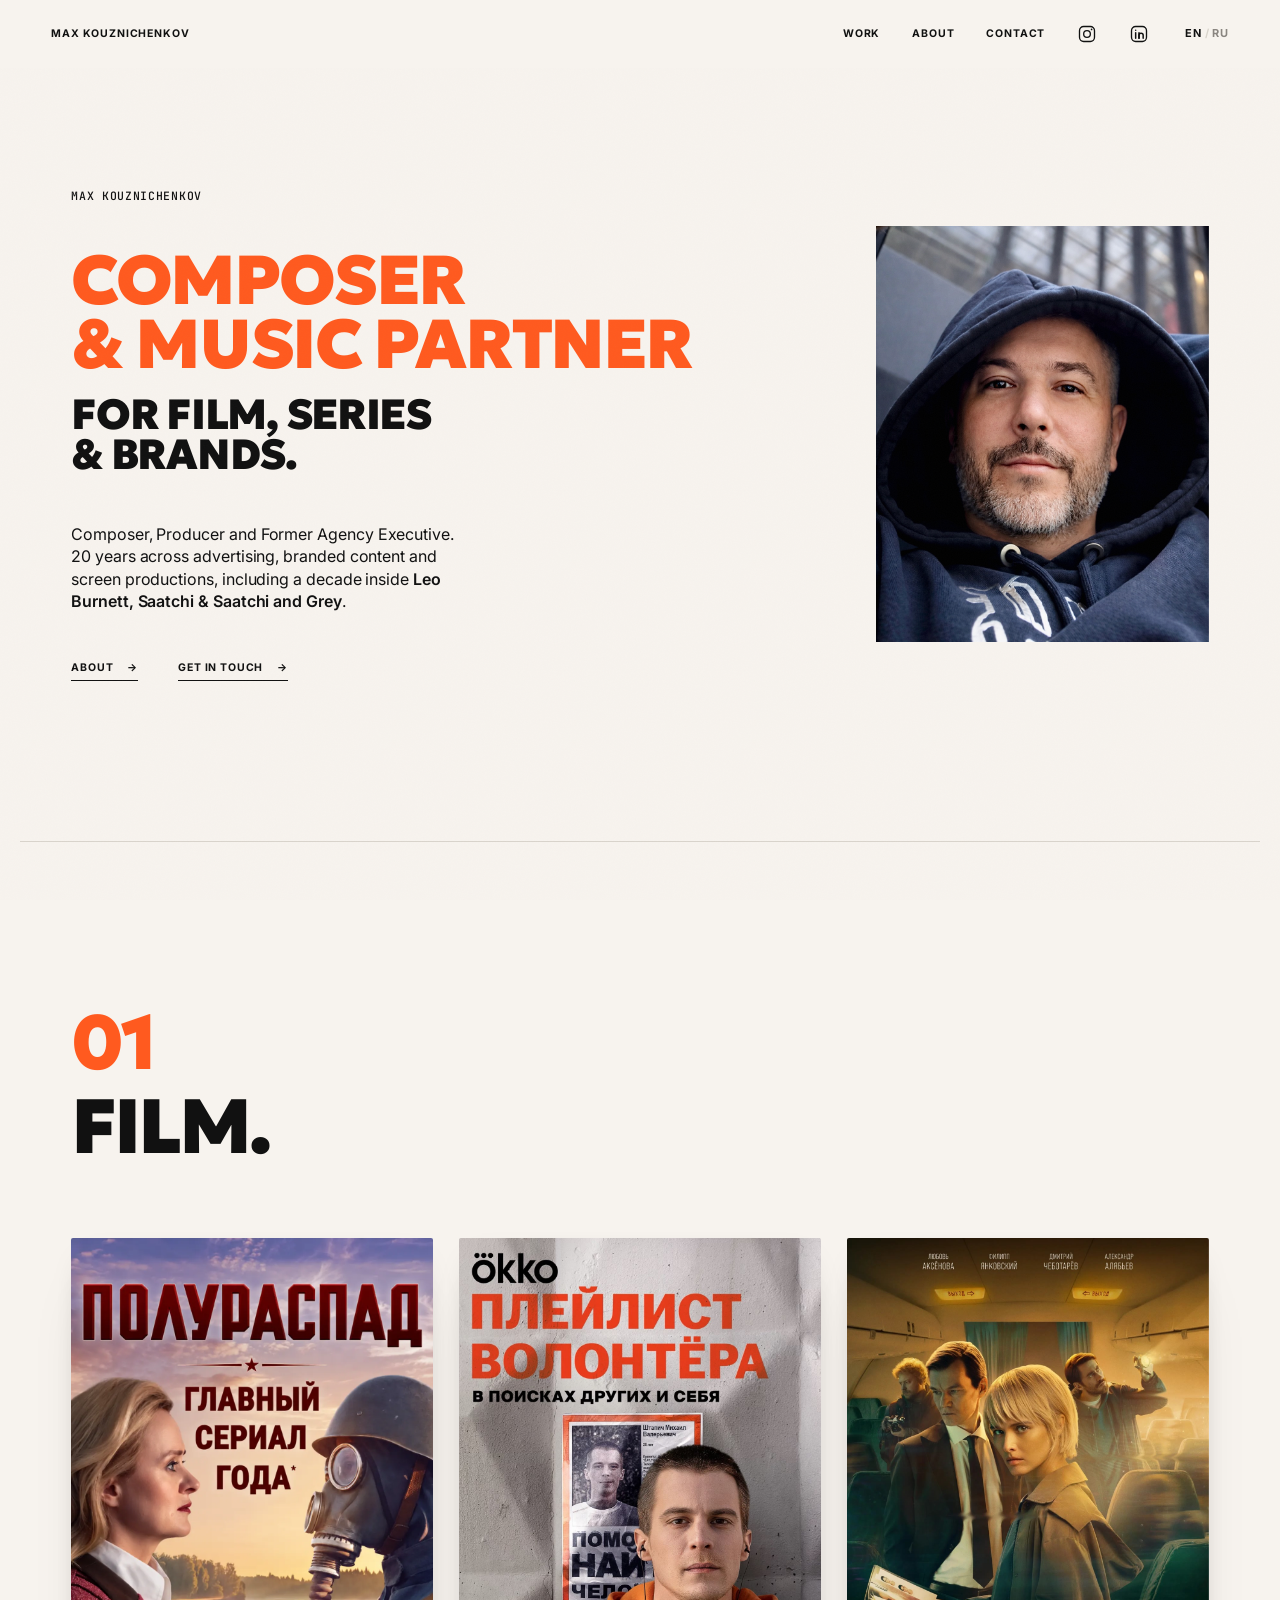
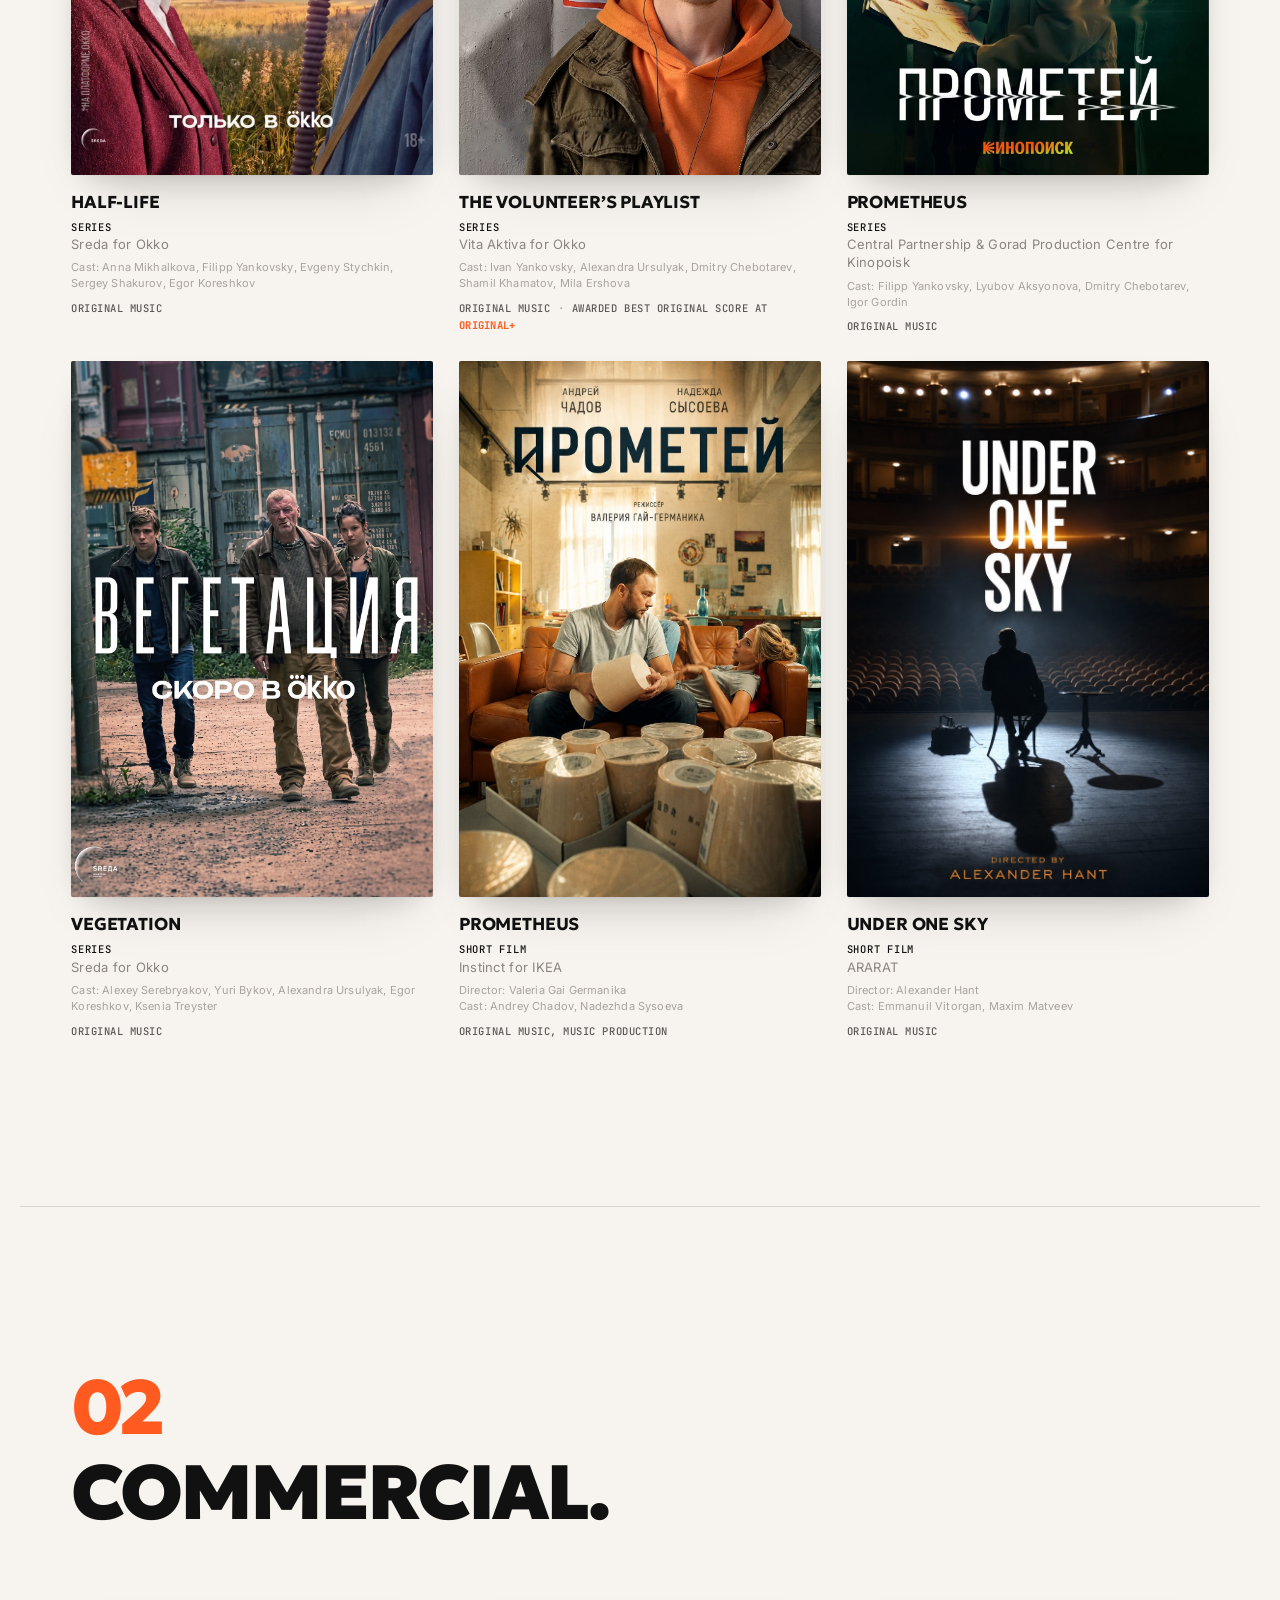
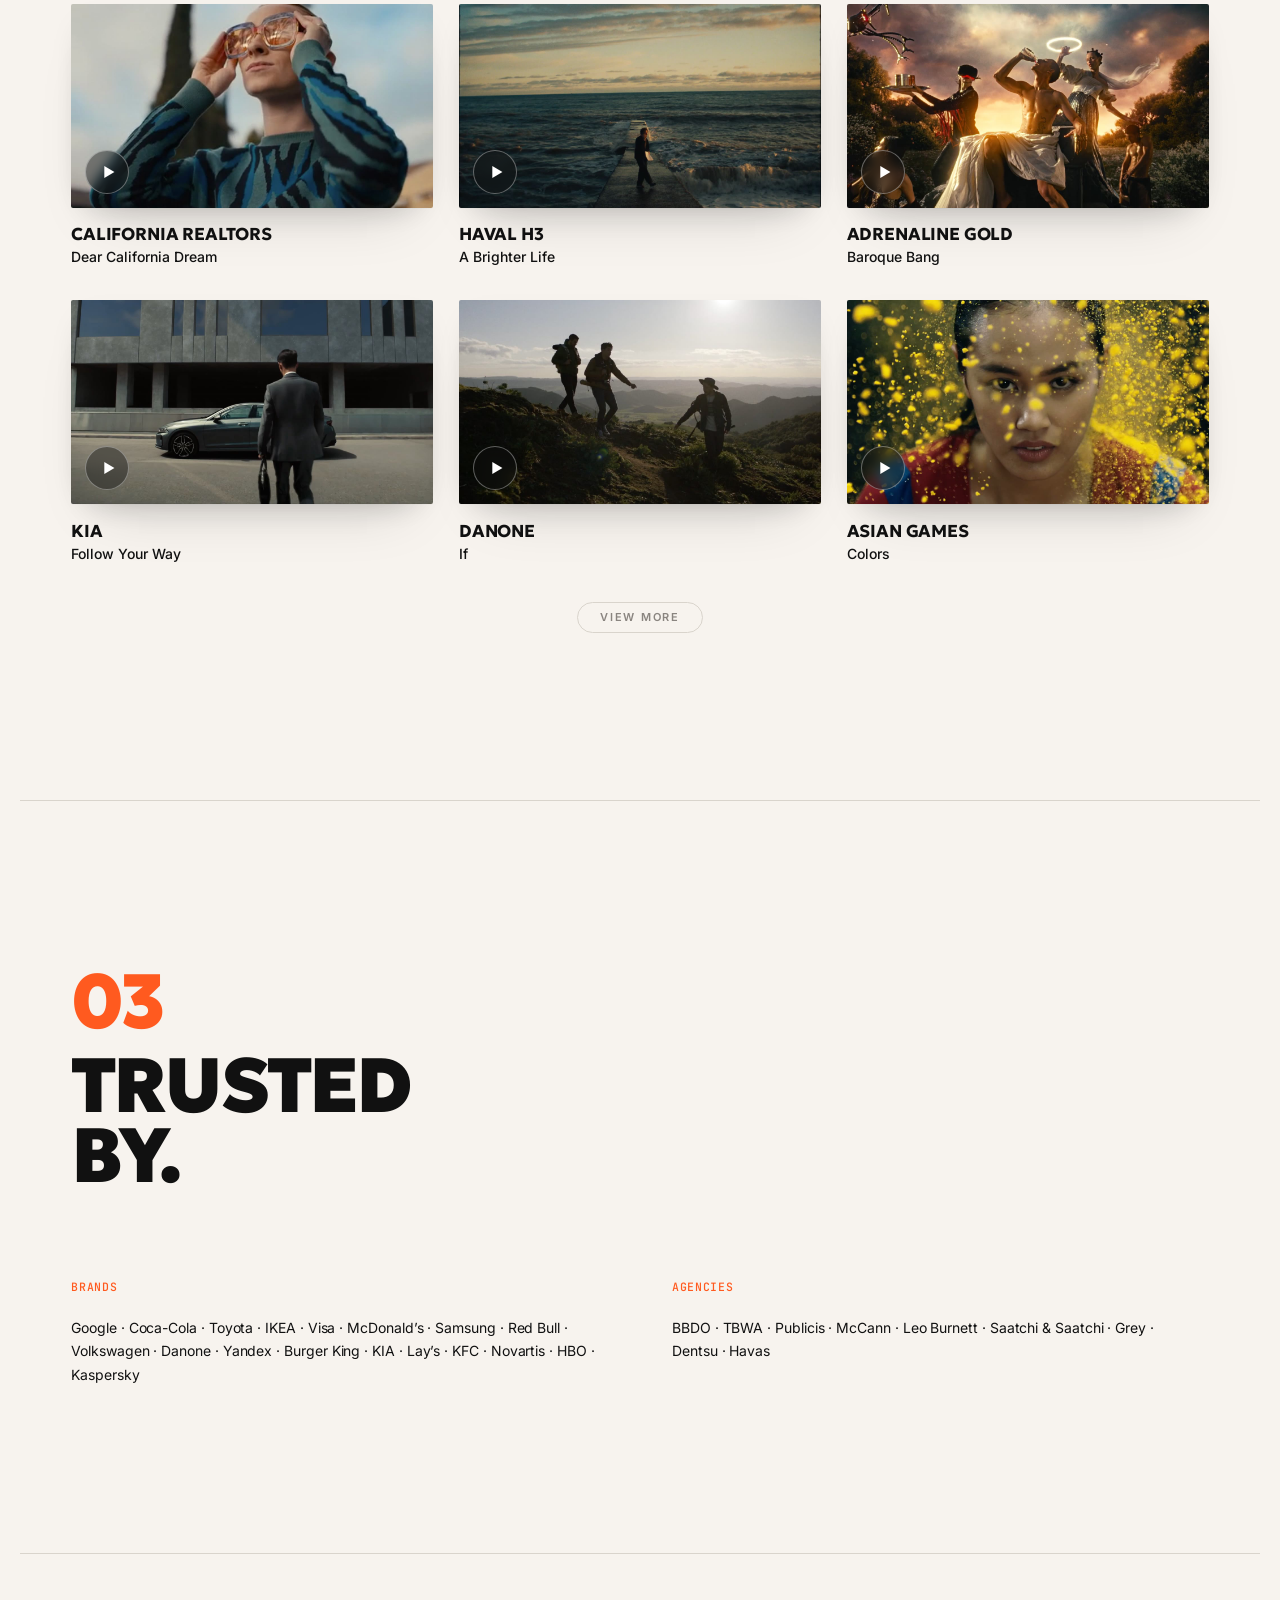
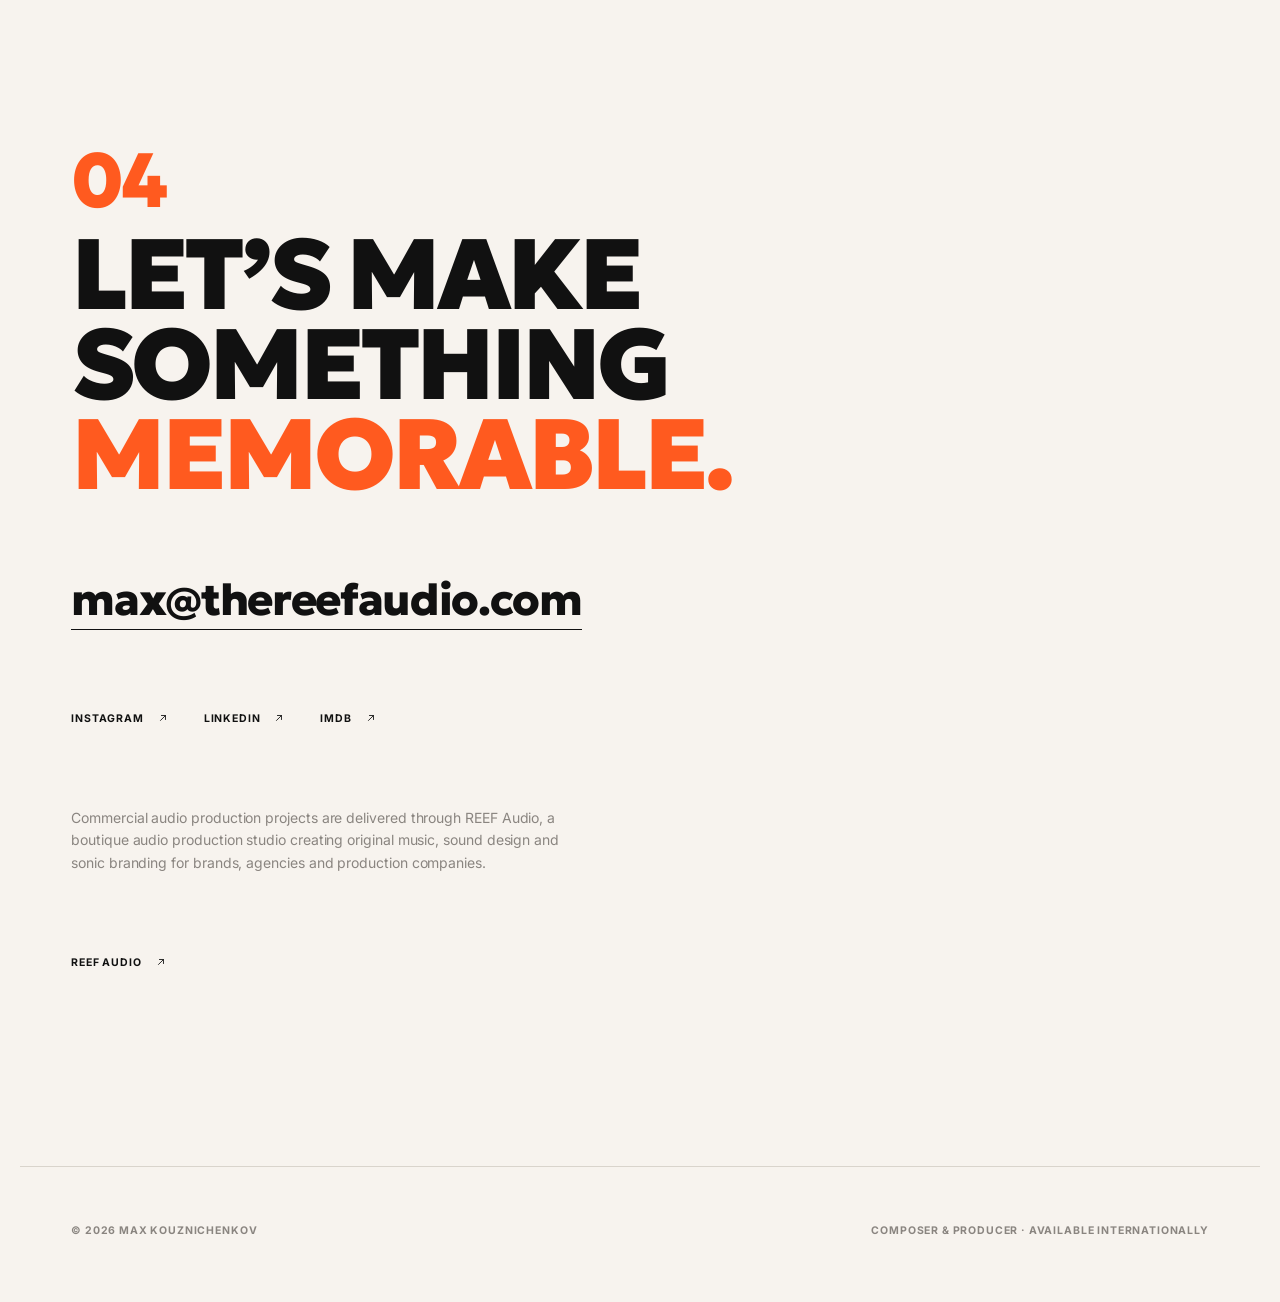
<file: index.html>
<!doctype html>
<html lang="en">
  <head>
    <meta charset="utf-8" />
    <meta name="viewport" content="width=device-width, initial-scale=1" />
    <title>Max Kouznichenkov — Composer &amp; Music Partner</title>
    <meta
      name="description"
      content="Composer for film and series. Music partner for brands, agencies and productions. Max Kouznichenkov / Макс Кузниченков. 20 years across advertising and screen productions."
    />
    <meta property="og:title" content="Max Kouznichenkov — Composer &amp; Music Partner" />
    <meta
      property="og:description"
      content="Composer for film and series. Music partner for brands, agencies and productions."
    />
    <link rel="alternate" hreflang="en" href="https://maxkouznichenkov.com/" />
    <link rel="alternate" hreflang="ru" href="https://maxkouznichenkov.com/ru/" />
    <link rel="alternate" hreflang="x-default" href="https://maxkouznichenkov.com/" />
    <meta property="og:locale" content="en_US" />
    <meta property="og:type" content="website" />
    <link rel="canonical" href="https://maxkouznichenkov.com/" />
    <meta property="og:url" content="https://maxkouznichenkov.com/" />
    <meta property="og:site_name" content="Max Kouznichenkov" />
    <meta property="og:image" content="https://maxkouznichenkov.com/images/og-card.jpg" />
    <meta property="og:image:secure_url" content="https://maxkouznichenkov.com/images/og-card.jpg" />
    <meta property="og:image:type" content="image/jpeg" />
    <meta property="og:image:width" content="1200" />
    <meta property="og:image:height" content="630" />
    <meta property="og:image:alt" content="Max Kouznichenkov — Composer &amp; Music Partner" />
    <meta name="twitter:card" content="summary_large_image" />
    <meta name="twitter:title" content="Max Kouznichenkov — Composer &amp; Music Partner" />
    <meta name="twitter:description" content="Composer for film and series. Music partner for brands, agencies and productions." />
    <meta name="twitter:image" content="https://maxkouznichenkov.com/images/og-card.jpg" />
    <meta name="twitter:image:alt" content="Max Kouznichenkov — Composer &amp; Music Partner" />

    <link rel="icon" href="/favicon.ico" sizes="any" />
    <link rel="icon" type="image/png" sizes="32x32" href="/icons/favicon-32.png" />
    <link rel="icon" type="image/png" sizes="192x192" href="/icons/favicon-192.png" />
    <link rel="icon" type="image/png" sizes="512x512" href="/icons/favicon-512.png" />
    <link rel="apple-touch-icon" sizes="180x180" href="/icons/apple-touch-icon.png" />
    <meta name="theme-color" content="#ff5733" />

    <link rel="preconnect" href="https://fonts.googleapis.com" />
    <link rel="preconnect" href="https://fonts.gstatic.com" crossorigin />
    <link
      href="https://fonts.googleapis.com/css2?family=Geologica:wght@500;600;700;800;900&family=Inter:wght@400;500;600;700&family=JetBrains+Mono:wght@500&display=swap"
      rel="stylesheet"
    />
    <link rel="stylesheet" href="/styles.css?v=20261120-film-grid" />

    <script type="application/ld+json">
    {
      "@context": "https://schema.org",
      "@type": "Person",
      "name": "Max Kouznichenkov",
      "alternateName": ["Maxim Kouznichenkov", "Макс Кузниченков"],
      "url": "https://maxkouznichenkov.com/",
      "image": "https://maxkouznichenkov.com/images/og-card.jpg",
      "jobTitle": "Composer & Music Partner",
      "description": "Composer for film and series. Music partner for brands, agencies and productions. 20 years across advertising and screen productions.",
      "knowsAbout": [
        "Music Composition",
        "Sonic Branding",
        "Sound Design",
        "Advertising Music",
        "Film & TV Scoring",
        "Music Production"
      ],
      "worksFor": {
        "@type": "Organization",
        "name": "REEF Audio",
        "url": "https://www.thereefaudio.com/"
      },
      "sameAs": [
        "https://www.linkedin.com/in/maxkouznichenkov",
        "https://www.imdb.com/name/nm18171581/",
        "https://www.instagram.com/maxkouznichenkov/",
        "https://www.thereefaudio.com/"
      ]
    }
    </script>
    <script src="/motion.js?v=20261009-2" defer></script>
  </head>
  <body>
    <svg width="0" height="0" style="position:absolute" aria-hidden="true" focusable="false">
<path d="M47.26 81.48 C45.18 77.68 38.80 73.98 38.80 73.98 C33.63 73.46 31.64 73.59 31.64 73.59 C32.78 76.11 37.38 79.89 37.38 79.89 C43.89 82.09 47.26 81.48 47.26 81.48 Z" fill="currentColor"/>
<path d="M43.17 74.41 C41.80 70.45 36.33 65.94 36.33 65.94 C31.50 64.65 29.58 64.46 29.58 64.46 C30.27 67.03 34.03 71.36 34.03 71.36 C39.87 74.46 43.17 74.41 43.17 74.41 Z" fill="currentColor"/>
<path d="M41.51 70.55 C40.02 72.14 39.27 75.75 39.27 75.75 C39.85 78.29 40.23 79.21 40.23 79.21 C41.25 78.27 42.32 75.49 42.32 75.49 C42.34 72.06 41.51 70.55 41.51 70.55 Z" fill="currentColor"/>
<path d="M40.10 66.52 C39.35 62.56 34.76 57.52 34.76 57.52 C30.33 55.64 28.54 55.21 28.54 55.21 C28.82 57.76 31.81 62.39 31.81 62.39 C36.94 66.13 40.10 66.52 40.10 66.52 Z" fill="currentColor"/>
<path d="M38.94 62.34 C37.32 63.66 36.14 67.00 36.14 67.00 C36.37 69.49 36.61 70.42 36.61 70.42 C37.71 69.66 39.09 67.16 39.09 67.16 C39.55 63.89 38.94 62.34 38.94 62.34 Z" fill="currentColor"/>
<path d="M38.05 58.06 C37.83 54.19 34.09 48.83 34.09 48.83 C30.10 46.52 28.43 45.89 28.43 45.89 C28.39 48.36 30.65 53.13 30.65 53.13 C35.08 57.31 38.05 58.06 38.05 58.06 Z" fill="currentColor"/>
<path d="M37.41 53.68 C35.70 54.74 34.18 57.79 34.18 57.79 C34.12 60.18 34.24 61.10 34.24 61.10 C35.38 60.51 37.00 58.29 37.00 58.29 C37.81 55.23 37.41 53.68 37.41 53.68 Z" fill="currentColor"/>
<path d="M37.03 49.26 C37.28 45.55 34.34 40.03 34.34 40.03 C30.80 37.38 29.29 36.60 29.29 36.60 C28.95 38.95 30.55 43.75 30.55 43.75 C34.28 48.22 37.03 49.26 37.03 49.26 Z" fill="currentColor"/>
<path d="M36.92 44.81 C35.16 45.62 33.37 48.34 33.37 48.34 C33.05 50.61 33.07 51.50 33.07 51.50 C34.22 51.07 36.02 49.14 36.02 49.14 C37.13 46.33 36.92 44.81 36.92 44.81 Z" fill="currentColor"/>
<path d="M37.06 40.37 C37.74 36.87 35.57 31.30 35.57 31.30 C32.50 28.40 31.15 27.49 31.15 27.49 C30.55 29.68 31.52 34.42 31.52 34.42 C34.55 39.08 37.06 40.37 37.06 40.37 Z" fill="currentColor"/>
<path d="M37.47 35.96 C35.71 36.52 33.70 38.89 33.70 38.89 C33.14 41.02 33.06 41.86 33.06 41.86 C34.21 41.59 36.13 39.97 36.13 39.97 C37.51 37.43 37.47 35.96 37.47 35.96 Z" fill="currentColor"/>
<path d="M38.15 31.62 C39.21 28.38 37.82 22.86 37.82 22.86 C35.25 19.76 34.06 18.75 34.06 18.75 C33.23 20.76 33.57 25.36 33.57 25.36 C35.91 30.12 38.15 31.62 38.15 31.62 Z" fill="currentColor"/>
<path d="M39.09 27.37 C37.34 27.68 35.15 29.68 35.15 29.68 C34.37 31.62 34.19 32.41 34.19 32.41 C35.32 32.30 37.34 31.01 37.34 31.01 C38.95 28.77 39.09 27.37 39.09 27.37 Z" fill="currentColor"/>
<path d="M40.29 23.25 C41.73 20.34 41.13 14.96 41.13 14.96 C39.09 11.71 38.09 10.61 38.09 10.61 C37.03 12.40 36.76 16.78 36.76 16.78 C38.36 21.56 40.29 23.25 40.29 23.25 Z" fill="currentColor"/>
<path d="M41.77 19.29 C40.08 19.33 37.75 20.91 37.75 20.91 C36.75 22.64 36.48 23.37 36.48 23.37 C37.56 23.42 39.65 22.48 39.65 22.48 C41.46 20.59 41.77 19.29 41.77 19.29 Z" fill="currentColor"/>
<path d="M43.52 15.51 C45.31 12.98 45.53 7.86 45.53 7.86 C44.06 4.52 43.28 3.34 43.28 3.34 C42.01 4.87 41.11 8.93 41.11 8.93 C41.93 13.64 43.52 15.51 43.52 15.51 Z" fill="currentColor"/>
<path d="M45.53 11.95 C43.94 11.71 41.51 12.83 41.51 12.83 C40.31 14.30 39.95 14.94 39.95 14.94 C40.96 15.16 43.06 14.62 43.06 14.62 C45.04 13.12 45.53 11.95 45.53 11.95 Z" fill="currentColor"/>
<path d="M47.82 8.63 C49.94 6.58 51.00 1.85 51.00 1.85 C50.18 -1.51 49.64 -2.73 49.64 -2.73 C48.19 -1.53 46.66 2.10 46.66 2.10 C46.64 6.62 47.82 8.63 47.82 8.63 Z" fill="currentColor"/>
<path d="M50.00 6.00 C52.57 4.90 55.12 1.06 55.12 1.06 C55.52 -2.20 55.46 -3.47 55.46 -3.47 C53.76 -2.89 51.18 -0.18 51.18 -0.18 C49.63 3.82 50.00 6.00 50.00 6.00 Z" fill="currentColor"/></g>
<g transform="translate(210 0) scale(-1 1)"><path d="M54.00 89.00 C33.00 71.00 31.00 27.00 50.00 6.00" fill="none" stroke="currentColor" stroke-width="1.7" stroke-linecap="round"/>
<path d="M47.26 81.48 C45.18 77.68 38.80 73.98 38.80 73.98 C33.63 73.46 31.64 73.59 31.64 73.59 C32.78 76.11 37.38 79.89 37.38 79.89 C43.89 82.09 47.26 81.48 47.26 81.48 Z" fill="currentColor"/>
<path d="M43.17 74.41 C41.80 70.45 36.33 65.94 36.33 65.94 C31.50 64.65 29.58 64.46 29.58 64.46 C30.27 67.03 34.03 71.36 34.03 71.36 C39.87 74.46 43.17 74.41 43.17 74.41 Z" fill="currentColor"/>
<path d="M41.51 70.55 C40.02 72.14 39.27 75.75 39.27 75.75 C39.85 78.29 40.23 79.21 40.23 79.21 C41.25 78.27 42.32 75.49 42.32 75.49 C42.34 72.06 41.51 70.55 41.51 70.55 Z" fill="currentColor"/>
<path d="M40.10 66.52 C39.35 62.56 34.76 57.52 34.76 57.52 C30.33 55.64 28.54 55.21 28.54 55.21 C28.82 57.76 31.81 62.39 31.81 62.39 C36.94 66.13 40.10 66.52 40.10 66.52 Z" fill="currentColor"/>
<path d="M38.94 62.34 C37.32 63.66 36.14 67.00 36.14 67.00 C36.37 69.49 36.61 70.42 36.61 70.42 C37.71 69.66 39.09 67.16 39.09 67.16 C39.55 63.89 38.94 62.34 38.94 62.34 Z" fill="currentColor"/>
<path d="M38.05 58.06 C37.83 54.19 34.09 48.83 34.09 48.83 C30.10 46.52 28.43 45.89 28.43 45.89 C28.39 48.36 30.65 53.13 30.65 53.13 C35.08 57.31 38.05 58.06 38.05 58.06 Z" fill="currentColor"/>
<path d="M37.41 53.68 C35.70 54.74 34.18 57.79 34.18 57.79 C34.12 60.18 34.24 61.10 34.24 61.10 C35.38 60.51 37.00 58.29 37.00 58.29 C37.81 55.23 37.41 53.68 37.41 53.68 Z" fill="currentColor"/>
<path d="M37.03 49.26 C37.28 45.55 34.34 40.03 34.34 40.03 C30.80 37.38 29.29 36.60 29.29 36.60 C28.95 38.95 30.55 43.75 30.55 43.75 C34.28 48.22 37.03 49.26 37.03 49.26 Z" fill="currentColor"/>
<path d="M36.92 44.81 C35.16 45.62 33.37 48.34 33.37 48.34 C33.05 50.61 33.07 51.50 33.07 51.50 C34.22 51.07 36.02 49.14 36.02 49.14 C37.13 46.33 36.92 44.81 36.92 44.81 Z" fill="currentColor"/>
<path d="M37.06 40.37 C37.74 36.87 35.57 31.30 35.57 31.30 C32.50 28.40 31.15 27.49 31.15 27.49 C30.55 29.68 31.52 34.42 31.52 34.42 C34.55 39.08 37.06 40.37 37.06 40.37 Z" fill="currentColor"/>
<path d="M37.47 35.96 C35.71 36.52 33.70 38.89 33.70 38.89 C33.14 41.02 33.06 41.86 33.06 41.86 C34.21 41.59 36.13 39.97 36.13 39.97 C37.51 37.43 37.47 35.96 37.47 35.96 Z" fill="currentColor"/>
<path d="M38.15 31.62 C39.21 28.38 37.82 22.86 37.82 22.86 C35.25 19.76 34.06 18.75 34.06 18.75 C33.23 20.76 33.57 25.36 33.57 25.36 C35.91 30.12 38.15 31.62 38.15 31.62 Z" fill="currentColor"/>
<path d="M39.09 27.37 C37.34 27.68 35.15 29.68 35.15 29.68 C34.37 31.62 34.19 32.41 34.19 32.41 C35.32 32.30 37.34 31.01 37.34 31.01 C38.95 28.77 39.09 27.37 39.09 27.37 Z" fill="currentColor"/>
<path d="M40.29 23.25 C41.73 20.34 41.13 14.96 41.13 14.96 C39.09 11.71 38.09 10.61 38.09 10.61 C37.03 12.40 36.76 16.78 36.76 16.78 C38.36 21.56 40.29 23.25 40.29 23.25 Z" fill="currentColor"/>
<path d="M41.77 19.29 C40.08 19.33 37.75 20.91 37.75 20.91 C36.75 22.64 36.48 23.37 36.48 23.37 C37.56 23.42 39.65 22.48 39.65 22.48 C41.46 20.59 41.77 19.29 41.77 19.29 Z" fill="currentColor"/>
<path d="M43.52 15.51 C45.31 12.98 45.53 7.86 45.53 7.86 C44.06 4.52 43.28 3.34 43.28 3.34 C42.01 4.87 41.11 8.93 41.11 8.93 C41.93 13.64 43.52 15.51 43.52 15.51 Z" fill="currentColor"/>
<path d="M45.53 11.95 C43.94 11.71 41.51 12.83 41.51 12.83 C40.31 14.30 39.95 14.94 39.95 14.94 C40.96 15.16 43.06 14.62 43.06 14.62 C45.04 13.12 45.53 11.95 45.53 11.95 Z" fill="currentColor"/>
<path d="M47.82 8.63 C49.94 6.58 51.00 1.85 51.00 1.85 C50.18 -1.51 49.64 -2.73 49.64 -2.73 C48.19 -1.53 46.66 2.10 46.66 2.10 C46.64 6.62 47.82 8.63 47.82 8.63 Z" fill="currentColor"/>
<path d="M50.00 6.00 C52.57 4.90 55.12 1.06 55.12 1.06 C55.52 -2.20 55.46 -3.47 55.46 -3.47 C53.76 -2.89 51.18 -0.18 51.18 -0.18 C49.63 3.82 50.00 6.00 50.00 6.00 Z" fill="currentColor"/></g></symbol>
    </svg>
    <header class="site-header">
      <a href="#" class="wordmark" aria-label="Max Kouznichenkov, home">
        <span>Max&nbsp;Kouznichenkov</span>
      </a>

      <nav aria-label="Primary">
        <a href="#film">Work</a>
        <a href="/about/">About</a>
        <a href="#contact">Contact</a>
        <a
          href="https://www.instagram.com/maxkouznichenkov/"
          target="_blank"
          rel="noopener noreferrer"
          class="social-icon"
          aria-label="Instagram"
        >
          <svg viewBox="0 0 24 24" width="20" height="20" fill="none" stroke="currentColor" stroke-width="1.6" stroke-linecap="round" stroke-linejoin="round" aria-hidden="true">
            <rect x="3" y="3" width="18" height="18" rx="5" ry="5"></rect>
            <circle cx="12" cy="12" r="4"></circle>
            <circle cx="17.5" cy="6.5" r="1" fill="currentColor" stroke="none"></circle>
          </svg>
        </a>
        <a
          href="https://www.linkedin.com/in/maxkouznichenkov"
          target="_blank"
          rel="noopener noreferrer"
          class="social-icon"
          aria-label="LinkedIn"
        >
          <svg viewBox="0 0 24 24" width="20" height="20" fill="none" stroke="currentColor" stroke-width="1.6" stroke-linecap="round" stroke-linejoin="round" aria-hidden="true">
            <rect x="3" y="3" width="18" height="18" rx="5" ry="5"></rect>
            <path d="M8 10.5v6.5" stroke-width="1.8"></path>
            <circle cx="8" cy="7.6" r="0.9" fill="currentColor" stroke="none"></circle>
            <path d="M12 17v-3.5a2.5 2.5 0 0 1 5 0V17" stroke-width="1.8"></path>
            <path d="M12 17v-6.5" stroke-width="1.8"></path>
          </svg>
        </a>
        <a href="/ru/" class="lang-switch" hreflang="ru" aria-label="Перейти на русскую версию"><span class="lang-cur">EN</span><span class="lang-sep">/</span><span class="lang-alt">RU</span></a>
      </nav>
      <a href="#contact" class="header-cta">Contact</a>
      <button
        class="nav-toggle"
        type="button"
        aria-expanded="false"
        aria-controls="mobile-nav"
        aria-label="Open menu"
      >
        <span class="nav-toggle-bars" aria-hidden="true">
          <span></span>
          <span></span>
        </span>
      </button>
    </header>
    <div class="mobile-nav" id="mobile-nav" hidden>
      <nav class="mobile-nav-links" aria-label="Mobile primary">
        <a href="#film">Film</a>
        <a href="#commercial">Commercial</a>
        <a href="#clients">Clients</a>
        <a href="/about/">About</a>
        <a href="#contact">Contact</a>
      </nav>
      <div class="mobile-nav-foot">
        <a href="https://www.instagram.com/maxkouznichenkov/" target="_blank" rel="noopener noreferrer">Instagram</a>
        <a href="https://www.linkedin.com/in/maxkouznichenkov" target="_blank" rel="noopener noreferrer">LinkedIn</a>
        <a href="https://www.imdb.com/name/nm18171581/" target="_blank" rel="noopener noreferrer">IMDb</a>
      </div>
    </div>


    <main>
      <!-- 1. HERO -->
      <section class="hero" aria-labelledby="hero-name">
        <div class="hero-inner">
          <div class="hero-text">
            <p class="eyebrow">Max Kouznichenkov</p>
            <h1 id="hero-name" class="hero-title"><span class="accent"><span class="hero-accent-line">COMPOSER</span><span class="hero-accent-line">&amp;&nbsp;MUSIC PARTNER</span></span><span class="hero-rest"><span class="hero-line">FOR FILM, SERIES</span><span class="hero-line">&amp;&nbsp;BRANDS.</span></span></h1>

            <p class="hero-lede">
              Composer, Producer and Former Agency Executive. 20 years across advertising,
              branded content and screen productions, including a decade inside
              <strong>Leo Burnett, Saatchi &amp; Saatchi and Grey</strong>.
            </p>

            <div class="hero-actions">
              <a class="link-action" href="/about/"><span>About</span><span aria-hidden="true">→</span></a>
              <a class="link-action" href="#contact"><span>Get in touch</span><span aria-hidden="true">→</span></a>
            </div>
          </div>

          <figure class="hero-portrait" aria-hidden="true">
            <img src="images/max-portrait.jpg" alt="" loading="eager" />
          </figure>

        </div>
      </section>

      <hr class="rule" />

      <!-- 01. FILM -->
      <section id="film" class="cinematic reveal" aria-labelledby="cinematic-h">
        <p class="section-num">01</p>
        <h2 id="cinematic-h" class="section-display">FILM.</h2>

        <ul class="cinematic-grid" role="list">
          <li class="cinematic-item">
            <figure>
              <div class="poster">
                <img src="images/cinematic/poluraspad-final-20261025.webp" alt="Half-Life (Poluraspad) — series poster" loading="lazy" width="1030" height="1526" />
              </div>
              <figcaption>
                <p class="cinematic-title">Half-Life</p>
                <p class="cinematic-meta"><span class="meta-type">Series</span><br />Sreda for Okko</p>
                <p class="cinematic-cast">Cast: Anna Mikhalkova, Filipp Yankovsky, Evgeny Stychkin, Sergey Shakurov, Egor Koreshkov</p>
                <p class="cinematic-credit">Original music</p>
              </figcaption>
            </figure>
          </li>
          <li class="cinematic-item">
            <figure>
              <div class="poster">
                <img src="images/cinematic/volunteer-playlist.jpg" alt="The Volunteer’s Playlist — series poster" loading="lazy" width="600" height="889" />
              </div>
              <figcaption>
                <p class="cinematic-title">The Volunteer’s Playlist</p>
                <p class="cinematic-meta"><span class="meta-type">Series</span><br />Vita Aktiva for Okko</p>
                <p class="cinematic-cast">Cast: Ivan Yankovsky, Alexandra Ursulyak, Dmitry Chebotarev, Shamil Khamatov, Mila Ershova</p>
                <p class="cinematic-credit">Original music <span class="award-sep" aria-hidden="true">&middot;</span> Awarded Best Original Score at <span class="award-fest">ORIGINAL+</span></p>
              </figcaption>
            </figure>
          </li>
          <li class="cinematic-item">
            <figure>
              <div class="poster">
                <img src="images/cinematic/prometheus.jpg" alt="Prometheus — series poster" loading="lazy" width="600" height="889" />
              </div>
              <figcaption>
                <p class="cinematic-title">Prometheus</p>
                <p class="cinematic-meta"><span class="meta-type">Series</span><br />Central Partnership &amp; Gorad Production Centre for Kinopoisk</p>
                <p class="cinematic-cast">Cast: Filipp Yankovsky, Lyubov Aksyonova, Dmitry Chebotarev, Igor Gordin</p>
                <p class="cinematic-credit">Original music</p>
              </figcaption>
            </figure>
          </li>
          <li class="cinematic-item">
            <figure>
              <div class="poster">
                <img src="images/cinematic/vegetation.jpg" alt="Vegetation — series poster" loading="lazy" width="600" height="889" />
              </div>
              <figcaption>
                <p class="cinematic-title">Vegetation</p>
                <p class="cinematic-meta"><span class="meta-type">Series</span><br />Sreda for Okko</p>
                <p class="cinematic-cast">Cast: Alexey Serebryakov, Yuri Bykov, Alexandra Ursulyak, Egor Koreshkov, Ksenia Treyster</p>
                <p class="cinematic-credit">Original music</p>
              </figcaption>
            </figure>
          </li>
          <li class="cinematic-item">
            <figure>
              <div class="poster">
                <img src="images/cinematic/prometheus-short.jpg" alt="Prometheus — short film poster" loading="lazy" width="600" height="889" />
              </div>
              <figcaption>
                <p class="cinematic-title">Prometheus</p>
                <p class="cinematic-meta"><span class="meta-type">Short film</span><br />Instinct for IKEA</p>
                <p class="cinematic-cast">Director: Valeria Gai Germanika<br />Cast: Andrey Chadov, Nadezhda Sysoeva</p>
                <p class="cinematic-credit">Original music, music production</p>
              </figcaption>
            </figure>
          </li>
          <li class="cinematic-item">
            <figure>
              <div class="poster">
                <img src="images/cinematic/under-one-sky-poster.jpg" alt="Under One Sky — film poster" loading="lazy" width="750" height="1125" />
              </div>
              <figcaption>
                <p class="cinematic-title">Under One Sky</p>
                <p class="cinematic-meta"><span class="meta-type">Short film</span><br />ARARAT</p>
                <p class="cinematic-cast">Director: Alexander Hant<br />Cast: Emmanuil Vitorgan, Maxim Matveev</p>
                <p class="cinematic-credit">Original music</p>
              </figcaption>
            </figure>
          </li>
        </ul>
      </section>

      <hr class="rule" />

      <!-- 02. COMMERCIAL -->
      <section id="commercial" class="cinematic commercial reveal" aria-labelledby="commercial-h">
        <p class="section-num">02</p>
        <h2 id="commercial-h" class="section-display">COMMERCIAL.</h2>

        <ul class="reel-grid" id="reel-grid" role="list">
          <li class="reel-item">
            <button class="reel-open" type="button" data-vimeo="849692144" data-label="California Realtors — Dear California Dream" aria-label="Play California Realtors — Dear California Dream">
              <span class="reel-frame">
                <img src="images/commercial/ca-realtors.jpg" alt="California Realtors — Dear California Dream — commercial still" loading="lazy" width="1280" height="720" />
                <span class="reel-play" aria-hidden="true">
                  <svg viewBox="0 0 24 24" width="22" height="22" aria-hidden="true"><path d="M8 5.5v13l11-6.5z" fill="currentColor"/></svg>
                </span>
              </span>
              <span class="reel-caption">
                <span class="reel-brand">California Realtors</span><span class="reel-campaign">Dear California Dream</span>
              </span>
            </button>
          </li>
          <li class="reel-item">
            <button class="reel-open" type="button" data-vimeo="969668366" data-label="Haval H3 — A Brighter Life" aria-label="Play Haval H3 — A Brighter Life">
              <span class="reel-frame">
                <img src="images/commercial/haval-h3.jpg" alt="Haval H3 — A Brighter Life — commercial still" loading="lazy" width="1280" height="720" />
                <span class="reel-play" aria-hidden="true">
                  <svg viewBox="0 0 24 24" width="22" height="22" aria-hidden="true"><path d="M8 5.5v13l11-6.5z" fill="currentColor"/></svg>
                </span>
              </span>
              <span class="reel-caption">
                <span class="reel-brand">Haval H3</span><span class="reel-campaign">A Brighter Life</span>
              </span>
            </button>
          </li>
          <li class="reel-item">
            <button class="reel-open" type="button" data-vimeo="468648611" data-label="Adrenaline Gold — Baroque Bang" aria-label="Play Adrenaline Gold — Baroque Bang">
              <span class="reel-frame">
                <img src="images/commercial/adrenaline-gold.jpg" alt="Adrenaline Gold — Baroque Bang — commercial still" loading="lazy" width="1280" height="720" />
                <span class="reel-play" aria-hidden="true">
                  <svg viewBox="0 0 24 24" width="22" height="22" aria-hidden="true"><path d="M8 5.5v13l11-6.5z" fill="currentColor"/></svg>
                </span>
              </span>
              <span class="reel-caption">
                <span class="reel-brand">Adrenaline Gold</span><span class="reel-campaign">Baroque Bang</span>
              </span>
            </button>
          </li>
          <li class="reel-item">
            <button class="reel-open" type="button" data-vimeo="1053336088" data-label="KIA — Follow Your Way" aria-label="Play KIA — Follow Your Way">
              <span class="reel-frame">
                <img src="images/commercial/kia-k5.jpg" alt="KIA — Follow Your Way — commercial still" loading="lazy" width="1280" height="720" />
                <span class="reel-play" aria-hidden="true">
                  <svg viewBox="0 0 24 24" width="22" height="22" aria-hidden="true"><path d="M8 5.5v13l11-6.5z" fill="currentColor"/></svg>
                </span>
              </span>
              <span class="reel-caption">
                <span class="reel-brand">KIA</span><span class="reel-campaign">Follow Your Way</span>
              </span>
            </button>
          </li>
          <li class="reel-item">
            <button class="reel-open" type="button" data-vimeo="373855292" data-label="Danone — If" aria-label="Play Danone — If">
              <span class="reel-frame">
                <img src="images/commercial/danone-if.jpg" alt="Danone — If — commercial still" loading="lazy" width="1280" height="720" />
                <span class="reel-play" aria-hidden="true">
                  <svg viewBox="0 0 24 24" width="22" height="22" aria-hidden="true"><path d="M8 5.5v13l11-6.5z" fill="currentColor"/></svg>
                </span>
              </span>
              <span class="reel-caption">
                <span class="reel-brand">Danone</span><span class="reel-campaign">If</span>
              </span>
            </button>
          </li>
          <li class="reel-item">
            <button class="reel-open" type="button" data-vimeo="264404893" data-label="Asian Games — Colors" aria-label="Play Asian Games — Colors">
              <span class="reel-frame">
                <img src="images/commercial/asian-games.jpg" alt="Asian Games — Colors — commercial still" loading="lazy" width="1280" height="720" />
                <span class="reel-play" aria-hidden="true">
                  <svg viewBox="0 0 24 24" width="22" height="22" aria-hidden="true"><path d="M8 5.5v13l11-6.5z" fill="currentColor"/></svg>
                </span>
              </span>
              <span class="reel-caption">
                <span class="reel-brand">Asian Games</span><span class="reel-campaign">Colors</span>
              </span>
            </button>
          </li>
                  <li class="reel-item is-more" hidden>
            <button class="reel-open" type="button" data-vimeo="882659457" data-label="YANGO Maps — A Perfect Way" aria-label="Play YANGO Maps — A Perfect Way">
              <span class="reel-frame">
                <img src="images/commercial/yango-maps.jpg" alt="YANGO Maps — A Perfect Way — commercial still" loading="lazy" width="1280" height="720" />
                <span class="reel-play" aria-hidden="true">
                  <svg viewBox="0 0 24 24" width="22" height="22" aria-hidden="true"><path d="M8 5.5v13l11-6.5z" fill="currentColor"/></svg>
                </span>
              </span>
              <span class="reel-caption">
                <span class="reel-brand">YANGO Maps</span><span class="reel-campaign">A Perfect Way</span>
              </span>
            </button>
          </li>
          <li class="reel-item is-more" hidden>
            <button class="reel-open" type="button" data-vimeo="568883704" data-label="Academy Sports — Further" aria-label="Play Academy Sports — Further">
              <span class="reel-frame">
                <img src="images/commercial/academy-sports.jpg" alt="Academy Sports — Further — commercial still" loading="lazy" width="1280" height="720" />
                <span class="reel-play" aria-hidden="true">
                  <svg viewBox="0 0 24 24" width="22" height="22" aria-hidden="true"><path d="M8 5.5v13l11-6.5z" fill="currentColor"/></svg>
                </span>
              </span>
              <span class="reel-caption">
                <span class="reel-brand">Academy Sports</span><span class="reel-campaign">Further</span>
              </span>
            </button>
          </li>
          <li class="reel-item is-more" hidden>
            <button class="reel-open" type="button" data-vimeo="554243009" data-label="Whole Foods — Food For Our Future" aria-label="Play Whole Foods — Food For Our Future">
              <span class="reel-frame">
                <img src="images/commercial/whole-foods.jpg" alt="Whole Foods — Food For Our Future — commercial still" loading="lazy" width="1280" height="720" />
                <span class="reel-play" aria-hidden="true">
                  <svg viewBox="0 0 24 24" width="22" height="22" aria-hidden="true"><path d="M8 5.5v13l11-6.5z" fill="currentColor"/></svg>
                </span>
              </span>
              <span class="reel-caption">
                <span class="reel-brand">Whole Foods</span><span class="reel-campaign">Food For Our Future</span>
              </span>
            </button>
          </li>
          <li class="reel-item is-more" hidden>
            <button class="reel-open" type="button" data-vimeo="367822805" data-label="IKEA — Play And Study" aria-label="Play IKEA — Play And Study">
              <span class="reel-frame">
                <img src="images/commercial/ikea.jpg" alt="IKEA — Play And Study — commercial still" loading="lazy" width="1280" height="720" />
                <span class="reel-play" aria-hidden="true">
                  <svg viewBox="0 0 24 24" width="22" height="22" aria-hidden="true"><path d="M8 5.5v13l11-6.5z" fill="currentColor"/></svg>
                </span>
              </span>
              <span class="reel-caption">
                <span class="reel-brand">IKEA</span><span class="reel-campaign">Play And Study</span>
              </span>
            </button>
          </li>
          <li class="reel-item is-more" hidden>
            <button class="reel-open" type="button" data-vimeo="215650034" data-label="Toyota — The Boxer" aria-label="Play Toyota — The Boxer">
              <span class="reel-frame">
                <img src="images/commercial/toyota.jpg" alt="Toyota — The Boxer — commercial still" loading="lazy" width="1280" height="720" />
                <span class="reel-play" aria-hidden="true">
                  <svg viewBox="0 0 24 24" width="22" height="22" aria-hidden="true"><path d="M8 5.5v13l11-6.5z" fill="currentColor"/></svg>
                </span>
              </span>
              <span class="reel-caption">
                <span class="reel-brand">Toyota</span><span class="reel-campaign">The Boxer</span>
              </span>
            </button>
          </li>
          <li class="reel-item is-more" hidden>
            <button class="reel-open" type="button" data-vimeo="394209969" data-label="St. Regis — Wonder" aria-label="Play St. Regis — Wonder">
              <span class="reel-frame">
                <img src="images/commercial/st-regis.jpg" alt="St. Regis — Wonder — commercial still" loading="lazy" width="1280" height="720" />
                <span class="reel-play" aria-hidden="true">
                  <svg viewBox="0 0 24 24" width="22" height="22" aria-hidden="true"><path d="M8 5.5v13l11-6.5z" fill="currentColor"/></svg>
                </span>
              </span>
              <span class="reel-caption">
                <span class="reel-brand">St. Regis</span><span class="reel-campaign">Wonder</span>
              </span>
            </button>
          </li>
</ul>
        <div class="reel-more-wrap">
          <button class="reel-more" type="button" aria-controls="reel-grid">View more</button>
        </div>
      </section>

      <hr class="rule" />

      <!-- 03. CLIENTS -->
      <section id="clients" class="clients reveal" aria-labelledby="clients-h">
        <p class="section-num">03</p>
        <h2 id="clients-h" class="section-display">TRUSTED<br />BY.</h2>

        <div class="clients-grid">
          <div>
            <p class="micro-label">Brands</p>
            <p class="client-list">
              <span class="cli">Google&nbsp;&middot;</span> <span class="cli">Coca-Cola&nbsp;&middot;</span> <span class="cli">Toyota&nbsp;&middot;</span> <span class="cli">IKEA&nbsp;&middot;</span> <span class="cli">Visa&nbsp;&middot;</span> <span class="cli">McDonald&rsquo;s&nbsp;&middot;</span> <span class="cli">Samsung&nbsp;&middot;</span> <span class="cli">Red&nbsp;Bull&nbsp;&middot;</span> <span class="cli">Volkswagen&nbsp;&middot;</span> <span class="cli">Danone&nbsp;&middot;</span> <span class="cli">Yandex&nbsp;&middot;</span> <span class="cli">Burger&nbsp;King&nbsp;&middot;</span> <span class="cli">KIA&nbsp;&middot;</span> <span class="cli">Lay&rsquo;s&nbsp;&middot;</span> <span class="cli">KFC&nbsp;&middot;</span> <span class="cli">Novartis&nbsp;&middot;</span> <span class="cli">HBO&nbsp;&middot;</span> <span class="cli">Kaspersky</span>
            </p>
          </div>
          <div>
            <p class="micro-label">Agencies</p>
            <p class="client-list">
              <span class="cli">BBDO&nbsp;&middot;</span> <span class="cli">TBWA&nbsp;&middot;</span> <span class="cli">Publicis&nbsp;&middot;</span> <span class="cli">McCann&nbsp;&middot;</span> <span class="cli">Leo&nbsp;Burnett&nbsp;&middot;</span> <span class="cli">Saatchi&nbsp;&amp;&nbsp;Saatchi&nbsp;&middot;</span> <span class="cli">Grey&nbsp;&middot;</span> <span class="cli">Dentsu&nbsp;&middot;</span> <span class="cli">Havas</span>
            </p>
          </div>
        </div>
      </section>

      <hr class="rule" />

      <!-- 04. CONTACT -->
      <section id="contact" class="contact reveal" aria-labelledby="contact-h">
        <p class="section-num">04</p>
        <h2 id="contact-h" class="contact-headline">
          LET&rsquo;S MAKE<br />SOMETHING<br /><span class="accent">MEMORABLE.</span>
        </h2>

        <p class="contact-email">
          <a href="mailto:max@thereefaudio.com">max@thereefaudio.com</a>
        </p>

        <ul class="contact-links">
          <li><a href="https://instagram.com/maxkouznichenkov" target="_blank" rel="noopener">Instagram<svg class="link-arrow" viewBox="0 0 16 16" width="14" height="14" fill="none" stroke="currentColor" stroke-width="1.4" stroke-linecap="round" stroke-linejoin="round" aria-hidden="true"><path d="M4 12L12 4"/><path d="M5.5 4H12v6.5"/></svg></a></li>
          <li><a href="https://www.linkedin.com/in/maxkouznichenkov" target="_blank" rel="noopener">LinkedIn<svg class="link-arrow" viewBox="0 0 16 16" width="14" height="14" fill="none" stroke="currentColor" stroke-width="1.4" stroke-linecap="round" stroke-linejoin="round" aria-hidden="true"><path d="M4 12L12 4"/><path d="M5.5 4H12v6.5"/></svg></a></li>
          <li><a href="https://www.imdb.com/name/nm18171581/" target="_blank" rel="noopener">IMDb<svg class="link-arrow" viewBox="0 0 16 16" width="14" height="14" fill="none" stroke="currentColor" stroke-width="1.4" stroke-linecap="round" stroke-linejoin="round" aria-hidden="true"><path d="M4 12L12 4"/><path d="M5.5 4H12v6.5"/></svg></a></li>
        </ul>

        <p class="contact-note">
          Commercial audio production projects are delivered through
          REEF Audio, a boutique audio production studio creating original
          music, sound design and sonic branding for brands, agencies and
          production companies.
        </p>

        <ul class="contact-links">
          <li><a href="https://www.thereefaudio.com" target="_blank" rel="noopener">REEF Audio<svg class="link-arrow" viewBox="0 0 16 16" width="14" height="14" fill="none" stroke="currentColor" stroke-width="1.4" stroke-linecap="round" stroke-linejoin="round" aria-hidden="true"><path d="M4 12L12 4"/><path d="M5.5 4H12v6.5"/></svg></a></li>
        </ul>
      </section>
    </main>

    <footer class="site-footer">
      <p>&copy; <span id="year"></span> Max Kouznichenkov</p>
      <p class="footer-meta">Composer &amp; Producer · Available internationally</p>
    </footer>

    <div class="lightbox" id="lightbox" role="dialog" aria-modal="true" aria-label="Video player" hidden>
      <button class="lightbox-close" type="button" aria-label="Close video">
        <svg viewBox="0 0 24 24" width="22" height="22" fill="none" stroke="currentColor" stroke-width="1.6" stroke-linecap="round" aria-hidden="true"><path d="M6 6l12 12M18 6L6 18"/></svg>
      </button>
      <div class="lightbox-stage">
        <div class="lightbox-frame" id="lightbox-frame"></div>
        <p class="lightbox-meta">
          <span id="lightbox-label"></span>
        </p>
      </div>
    </div>

    <script>
      document.getElementById('year').textContent = new Date().getFullYear();

      // Reveal-on-scroll animation
      /* mobile menu */
      (function () {
        var toggle = document.querySelector('.nav-toggle');
        var panel = document.getElementById('mobile-nav');
        if (!toggle || !panel) return;

        function open() {
          panel.hidden = false;
          document.body.classList.add('no-scroll');
          toggle.setAttribute('aria-expanded', 'true');
          toggle.setAttribute('aria-label', 'Close menu');
          requestAnimationFrame(function () { panel.classList.add('is-open'); });
        }

        function close() {
          panel.classList.remove('is-open');
          document.body.classList.remove('no-scroll');
          toggle.setAttribute('aria-expanded', 'false');
          toggle.setAttribute('aria-label', 'Open menu');
          window.setTimeout(function () {
            if (!panel.classList.contains('is-open')) panel.hidden = true;
          }, 300);
        }

        toggle.addEventListener('click', function () {
          if (toggle.getAttribute('aria-expanded') === 'true') close();
          else open();
        });

        panel.querySelectorAll('a').forEach(function (a) {
          a.addEventListener('click', close);
        });

        var mark = document.querySelector('.wordmark');
        if (mark) {
          mark.addEventListener('click', function () {
            if (toggle.getAttribute('aria-expanded') === 'true') close();
          });
        }

        document.addEventListener('keydown', function (e) {
          if (e.key === 'Escape' && toggle.getAttribute('aria-expanded') === 'true') {
            close();
            toggle.focus();
          }
        });

        window.addEventListener('resize', function () {
          if (window.innerWidth > 720 && toggle.getAttribute('aria-expanded') === 'true') close();
        });
      })();

      /* состояние прокрутки для шапки (мобильный CTA) */
      (function () {
        var t = false;
        function sync() {
          document.documentElement.classList.toggle('is-scrolled', window.scrollY > 120);
          t = false;
        }
        window.addEventListener('scroll', function () {
          if (!t) { t = true; window.requestAnimationFrame(sync); }
        }, { passive: true });
        sync();
      })();


      // Commercial reels: progressive reveal
      (function () {
        var btn = document.querySelector('.reel-more');
        var grid = document.getElementById('reel-grid');
        if (!btn || !grid) return;
        var STEP = 6;

        function hiddenItems() {
          return Array.prototype.slice.call(grid.querySelectorAll('.reel-item[hidden]'));
        }

        function sync() {
          var left = hiddenItems().length;
          var wrap = btn.closest('.reel-more-wrap');
          if (!left) {
            if (wrap && wrap.parentNode) wrap.parentNode.removeChild(wrap);
            return;
          }
        }

        btn.addEventListener('click', function () {
          var batch = hiddenItems().slice(0, STEP);
          batch.forEach(function (li, i) {
            li.hidden = false;
          });
          sync();
        });

        sync();
      })();

      // Commercial reel lightbox
      (function () {
        var box = document.getElementById('lightbox');
        if (!box) return;
        var frame = document.getElementById('lightbox-frame');
        var label = document.getElementById('lightbox-label');
        var closeBtn = box.querySelector('.lightbox-close');
        var lastFocus = null;

        function open(id, text) {
          lastFocus = document.activeElement;
          label.textContent = text || '';
          frame.innerHTML =
            '<iframe src="https://player.vimeo.com/video/' + id +
            '?autoplay=1&title=0&byline=0&portrait=0&dnt=1" allow="autoplay; fullscreen; picture-in-picture" allowfullscreen title="' +
            (text || 'Video') + '"></iframe>';
          box.hidden = false;
          document.body.classList.add('no-scroll');
          requestAnimationFrame(function () { box.classList.add('is-open'); });
          closeBtn.focus();
        }

        function close() {
          box.classList.remove('is-open');
          document.body.classList.remove('no-scroll');
          window.setTimeout(function () {
            box.hidden = true;
            frame.innerHTML = '';
          }, 220);
          if (lastFocus && lastFocus.focus) lastFocus.focus();
        }

        document.querySelectorAll('.reel-open').forEach(function (btn) {
          btn.addEventListener('click', function () {
            open(btn.getAttribute('data-vimeo'), btn.getAttribute('data-label'));
          });
        });

        closeBtn.addEventListener('click', close);
        box.addEventListener('click', function (e) {
          if (e.target === box || e.target.classList.contains('lightbox-stage')) close();
        });
        document.addEventListener('keydown', function (e) {
          if (e.key === 'Escape' && !box.hidden) close();
        });
      })();

      // Subtle hero portrait parallax
      (function () {
        var img = document.querySelector('.hero-portrait img');
        if (!img) return;
        var reduce = window.matchMedia('(prefers-reduced-motion: reduce)').matches;
        if (reduce) return;
        var ticking = false;
        window.addEventListener('scroll', function () {
          if (!ticking) {
            window.requestAnimationFrame(function () {
              var y = Math.min(window.scrollY, 600);
              img.style.transform = 'translate3d(0,' + (y * 0.04) + 'px,0)';
              ticking = false;
            });
            ticking = true;
          }
        }, { passive: true });
      })();

    </script>
  </body>
</html>
</file>
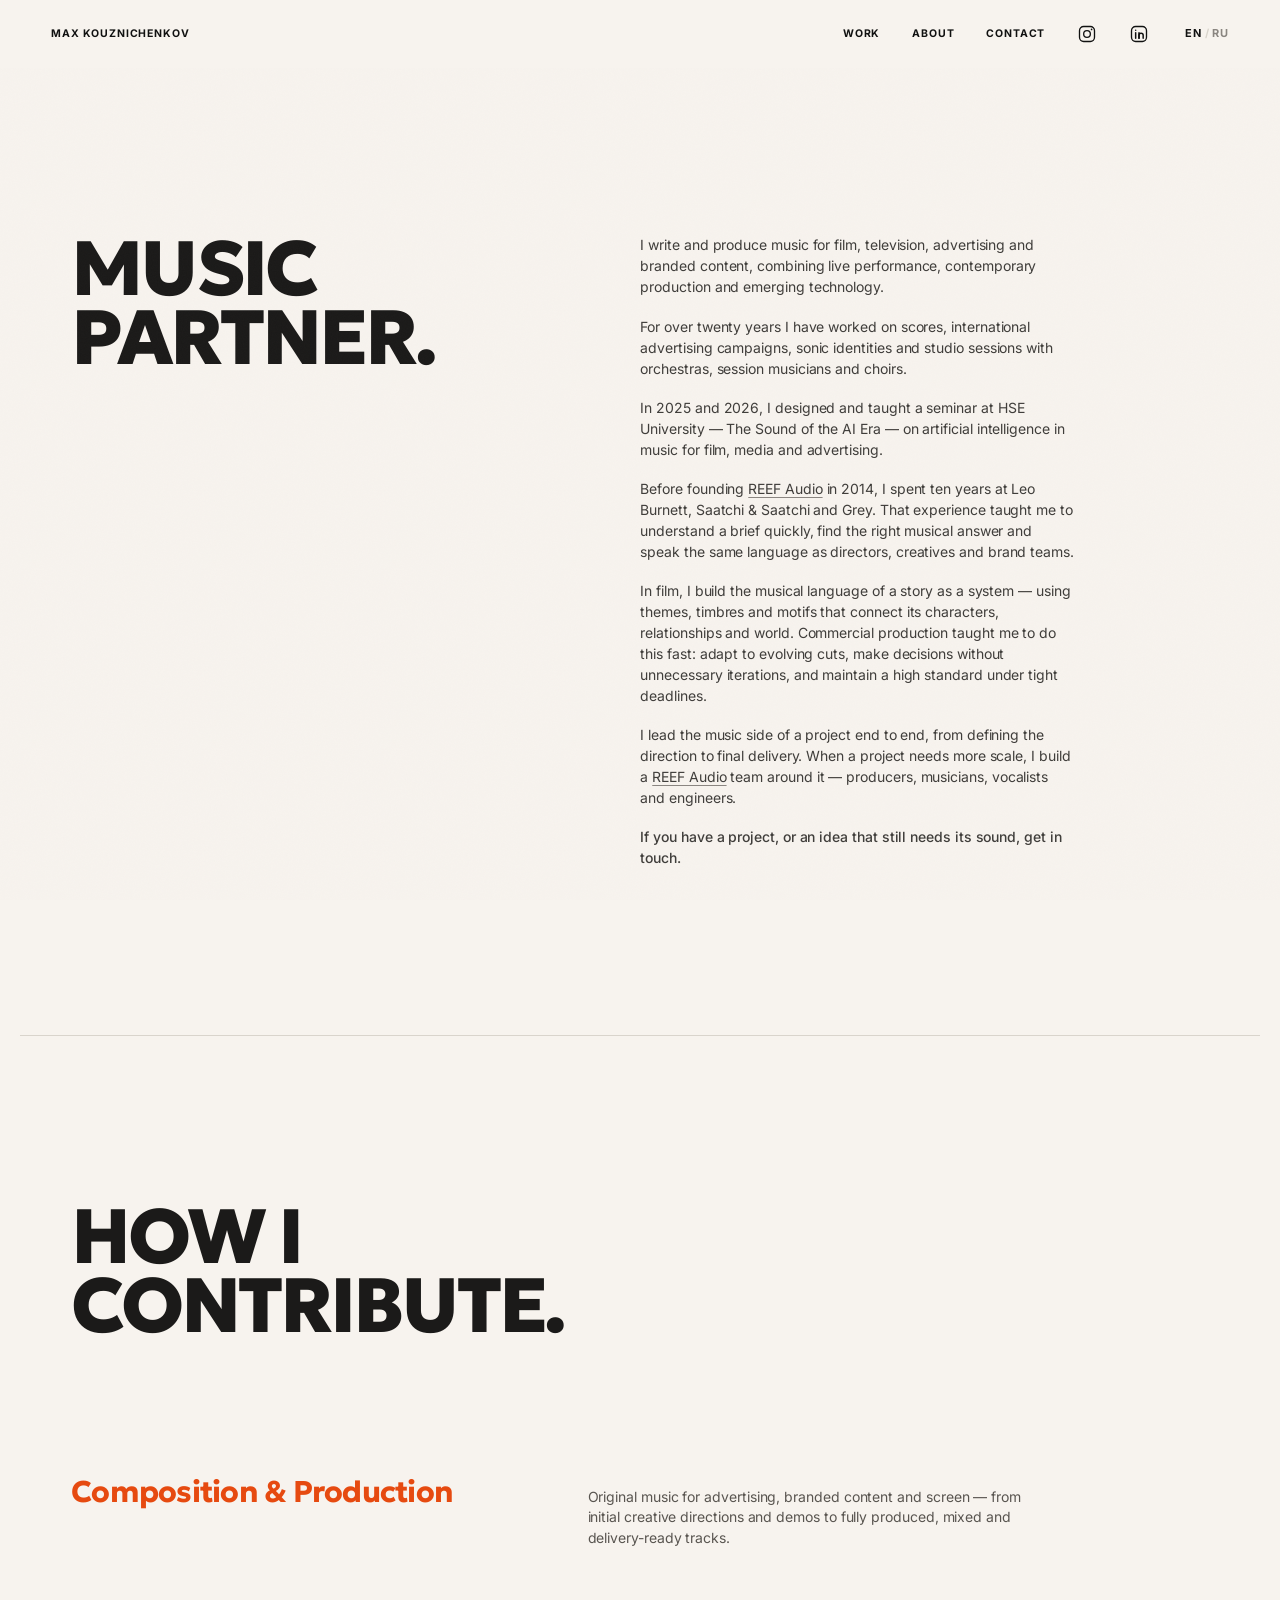
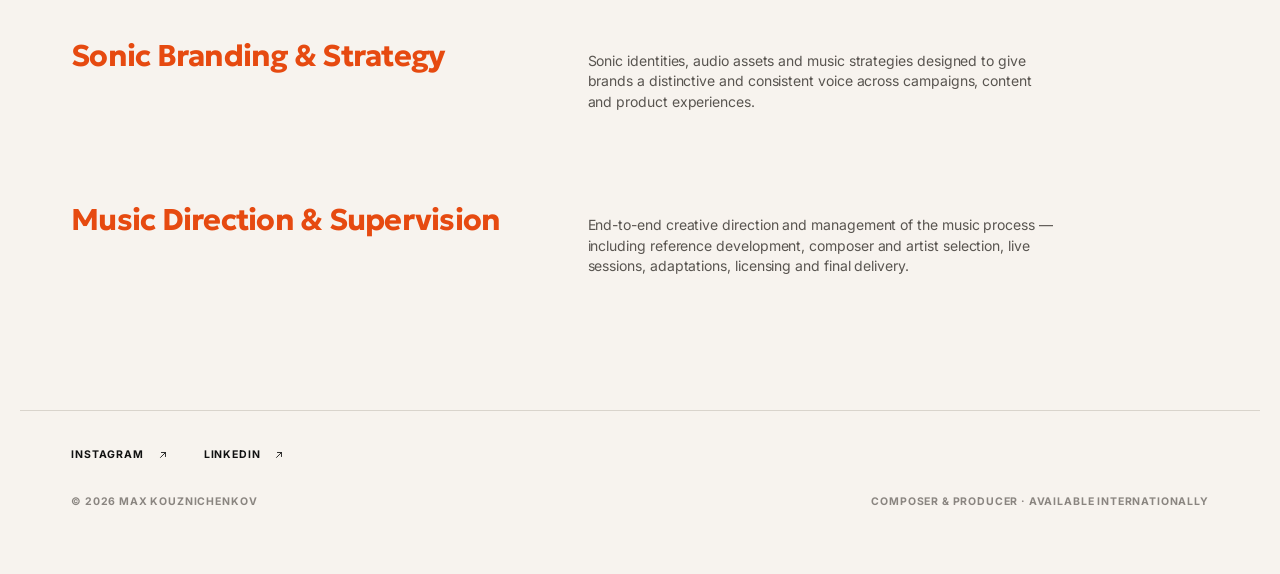
<file: about/index.html>
<!doctype html>
<html lang="en">
  <head>
    <meta charset="utf-8" />
    <meta name="viewport" content="width=device-width, initial-scale=1" />
    <title>About — Max Kouznichenkov</title>
    <meta name="description" content="Experience, approach and capabilities of composer and music producer Max Kouznichenkov." />
    <meta property="og:title" content="About — Max Kouznichenkov" />
    <meta property="og:description" content="Experience, approach and capabilities of composer and music producer Max Kouznichenkov." />
    <link rel="alternate" hreflang="en" href="https://maxkouznichenkov.com/about/" />
    <link rel="alternate" hreflang="ru" href="https://maxkouznichenkov.com/ru/about/" />
    <link rel="alternate" hreflang="x-default" href="https://maxkouznichenkov.com/about/" />
    <meta property="og:locale" content="en_US" />
    <meta property="og:type" content="website" />
    <link rel="canonical" href="https://maxkouznichenkov.com/about/" />
    <meta property="og:url" content="https://maxkouznichenkov.com/about/" />
    <meta property="og:site_name" content="Max Kouznichenkov" />
    <meta property="og:image" content="https://maxkouznichenkov.com/images/og-card.jpg" />
    <meta property="og:image:secure_url" content="https://maxkouznichenkov.com/images/og-card.jpg" />
    <meta property="og:image:type" content="image/jpeg" />
    <meta property="og:image:width" content="1200" />
    <meta property="og:image:height" content="630" />
    <meta property="og:image:alt" content="Max Kouznichenkov — Composer &amp; Music Partner" />
    <meta name="twitter:card" content="summary_large_image" />
    <meta name="twitter:title" content="About — Max Kouznichenkov" />
    <meta name="twitter:description" content="Experience, approach and capabilities of composer and music producer Max Kouznichenkov." />
    <meta name="twitter:image" content="https://maxkouznichenkov.com/images/og-card.jpg" />
    <meta name="twitter:image:alt" content="Max Kouznichenkov — Composer &amp; Music Partner" />

    <link rel="icon" href="/favicon.ico" sizes="any" />
    <link rel="icon" type="image/png" sizes="32x32" href="/icons/favicon-32.png" />
    <link rel="icon" type="image/png" sizes="192x192" href="/icons/favicon-192.png" />
    <link rel="icon" type="image/png" sizes="512x512" href="/icons/favicon-512.png" />
    <link rel="apple-touch-icon" sizes="180x180" href="/icons/apple-touch-icon.png" />
    <meta name="theme-color" content="#ff5733" />

    <link rel="preconnect" href="https://fonts.googleapis.com" />
    <link rel="preconnect" href="https://fonts.gstatic.com" crossorigin />
    <link
      href="https://fonts.googleapis.com/css2?family=Geologica:wght@500;600;700;800;900&family=Inter:wght@400;500;600;700&family=JetBrains+Mono:wght@500&display=swap"
      rel="stylesheet"
    />
    <link rel="stylesheet" href="/styles.css?v=20261120-about-titles-3" />

    <script type="application/ld+json">
    {
      "@context": "https://schema.org",
      "@type": "Person",
      "name": "Max Kouznichenkov",
      "alternateName": ["Maxim Kouznichenkov", "Макс Кузниченков"],
      "url": "https://maxkouznichenkov.com/",
      "image": "https://maxkouznichenkov.com/images/og-card.jpg",
      "jobTitle": "Composer & Music Partner",
      "description": "Composer for film and series. Music partner for brands, agencies and productions. 20 years across advertising and screen productions.",
      "knowsAbout": [
        "Music Composition",
        "Sonic Branding",
        "Sound Design",
        "Advertising Music",
        "Film & TV Scoring",
        "Music Production"
      ],
      "worksFor": {
        "@type": "Organization",
        "name": "REEF Audio",
        "url": "https://www.thereefaudio.com/"
      },
      "sameAs": [
        "https://www.linkedin.com/in/maxkouznichenkov",
        "https://www.imdb.com/name/nm18171581/",
        "https://www.instagram.com/maxkouznichenkov/",
        "https://www.thereefaudio.com/"
      ]
    }
    </script>
    <script src="/motion.js?v=20261009-2" defer></script>
  </head>
  <body class="about-page">
    <svg width="0" height="0" style="position:absolute" aria-hidden="true" focusable="false">
<path d="M47.26 81.48 C45.18 77.68 38.80 73.98 38.80 73.98 C33.63 73.46 31.64 73.59 31.64 73.59 C32.78 76.11 37.38 79.89 37.38 79.89 C43.89 82.09 47.26 81.48 47.26 81.48 Z" fill="currentColor"/>
<path d="M43.17 74.41 C41.80 70.45 36.33 65.94 36.33 65.94 C31.50 64.65 29.58 64.46 29.58 64.46 C30.27 67.03 34.03 71.36 34.03 71.36 C39.87 74.46 43.17 74.41 43.17 74.41 Z" fill="currentColor"/>
<path d="M41.51 70.55 C40.02 72.14 39.27 75.75 39.27 75.75 C39.85 78.29 40.23 79.21 40.23 79.21 C41.25 78.27 42.32 75.49 42.32 75.49 C42.34 72.06 41.51 70.55 41.51 70.55 Z" fill="currentColor"/>
<path d="M40.10 66.52 C39.35 62.56 34.76 57.52 34.76 57.52 C30.33 55.64 28.54 55.21 28.54 55.21 C28.82 57.76 31.81 62.39 31.81 62.39 C36.94 66.13 40.10 66.52 40.10 66.52 Z" fill="currentColor"/>
<path d="M38.94 62.34 C37.32 63.66 36.14 67.00 36.14 67.00 C36.37 69.49 36.61 70.42 36.61 70.42 C37.71 69.66 39.09 67.16 39.09 67.16 C39.55 63.89 38.94 62.34 38.94 62.34 Z" fill="currentColor"/>
<path d="M38.05 58.06 C37.83 54.19 34.09 48.83 34.09 48.83 C30.10 46.52 28.43 45.89 28.43 45.89 C28.39 48.36 30.65 53.13 30.65 53.13 C35.08 57.31 38.05 58.06 38.05 58.06 Z" fill="currentColor"/>
<path d="M37.41 53.68 C35.70 54.74 34.18 57.79 34.18 57.79 C34.12 60.18 34.24 61.10 34.24 61.10 C35.38 60.51 37.00 58.29 37.00 58.29 C37.81 55.23 37.41 53.68 37.41 53.68 Z" fill="currentColor"/>
<path d="M37.03 49.26 C37.28 45.55 34.34 40.03 34.34 40.03 C30.80 37.38 29.29 36.60 29.29 36.60 C28.95 38.95 30.55 43.75 30.55 43.75 C34.28 48.22 37.03 49.26 37.03 49.26 Z" fill="currentColor"/>
<path d="M36.92 44.81 C35.16 45.62 33.37 48.34 33.37 48.34 C33.05 50.61 33.07 51.50 33.07 51.50 C34.22 51.07 36.02 49.14 36.02 49.14 C37.13 46.33 36.92 44.81 36.92 44.81 Z" fill="currentColor"/>
<path d="M37.06 40.37 C37.74 36.87 35.57 31.30 35.57 31.30 C32.50 28.40 31.15 27.49 31.15 27.49 C30.55 29.68 31.52 34.42 31.52 34.42 C34.55 39.08 37.06 40.37 37.06 40.37 Z" fill="currentColor"/>
<path d="M37.47 35.96 C35.71 36.52 33.70 38.89 33.70 38.89 C33.14 41.02 33.06 41.86 33.06 41.86 C34.21 41.59 36.13 39.97 36.13 39.97 C37.51 37.43 37.47 35.96 37.47 35.96 Z" fill="currentColor"/>
<path d="M38.15 31.62 C39.21 28.38 37.82 22.86 37.82 22.86 C35.25 19.76 34.06 18.75 34.06 18.75 C33.23 20.76 33.57 25.36 33.57 25.36 C35.91 30.12 38.15 31.62 38.15 31.62 Z" fill="currentColor"/>
<path d="M39.09 27.37 C37.34 27.68 35.15 29.68 35.15 29.68 C34.37 31.62 34.19 32.41 34.19 32.41 C35.32 32.30 37.34 31.01 37.34 31.01 C38.95 28.77 39.09 27.37 39.09 27.37 Z" fill="currentColor"/>
<path d="M40.29 23.25 C41.73 20.34 41.13 14.96 41.13 14.96 C39.09 11.71 38.09 10.61 38.09 10.61 C37.03 12.40 36.76 16.78 36.76 16.78 C38.36 21.56 40.29 23.25 40.29 23.25 Z" fill="currentColor"/>
<path d="M41.77 19.29 C40.08 19.33 37.75 20.91 37.75 20.91 C36.75 22.64 36.48 23.37 36.48 23.37 C37.56 23.42 39.65 22.48 39.65 22.48 C41.46 20.59 41.77 19.29 41.77 19.29 Z" fill="currentColor"/>
<path d="M43.52 15.51 C45.31 12.98 45.53 7.86 45.53 7.86 C44.06 4.52 43.28 3.34 43.28 3.34 C42.01 4.87 41.11 8.93 41.11 8.93 C41.93 13.64 43.52 15.51 43.52 15.51 Z" fill="currentColor"/>
<path d="M45.53 11.95 C43.94 11.71 41.51 12.83 41.51 12.83 C40.31 14.30 39.95 14.94 39.95 14.94 C40.96 15.16 43.06 14.62 43.06 14.62 C45.04 13.12 45.53 11.95 45.53 11.95 Z" fill="currentColor"/>
<path d="M47.82 8.63 C49.94 6.58 51.00 1.85 51.00 1.85 C50.18 -1.51 49.64 -2.73 49.64 -2.73 C48.19 -1.53 46.66 2.10 46.66 2.10 C46.64 6.62 47.82 8.63 47.82 8.63 Z" fill="currentColor"/>
<path d="M50.00 6.00 C52.57 4.90 55.12 1.06 55.12 1.06 C55.52 -2.20 55.46 -3.47 55.46 -3.47 C53.76 -2.89 51.18 -0.18 51.18 -0.18 C49.63 3.82 50.00 6.00 50.00 6.00 Z" fill="currentColor"/></g>
<g transform="translate(210 0) scale(-1 1)"><path d="M54.00 89.00 C33.00 71.00 31.00 27.00 50.00 6.00" fill="none" stroke="currentColor" stroke-width="1.7" stroke-linecap="round"/>
<path d="M47.26 81.48 C45.18 77.68 38.80 73.98 38.80 73.98 C33.63 73.46 31.64 73.59 31.64 73.59 C32.78 76.11 37.38 79.89 37.38 79.89 C43.89 82.09 47.26 81.48 47.26 81.48 Z" fill="currentColor"/>
<path d="M43.17 74.41 C41.80 70.45 36.33 65.94 36.33 65.94 C31.50 64.65 29.58 64.46 29.58 64.46 C30.27 67.03 34.03 71.36 34.03 71.36 C39.87 74.46 43.17 74.41 43.17 74.41 Z" fill="currentColor"/>
<path d="M41.51 70.55 C40.02 72.14 39.27 75.75 39.27 75.75 C39.85 78.29 40.23 79.21 40.23 79.21 C41.25 78.27 42.32 75.49 42.32 75.49 C42.34 72.06 41.51 70.55 41.51 70.55 Z" fill="currentColor"/>
<path d="M40.10 66.52 C39.35 62.56 34.76 57.52 34.76 57.52 C30.33 55.64 28.54 55.21 28.54 55.21 C28.82 57.76 31.81 62.39 31.81 62.39 C36.94 66.13 40.10 66.52 40.10 66.52 Z" fill="currentColor"/>
<path d="M38.94 62.34 C37.32 63.66 36.14 67.00 36.14 67.00 C36.37 69.49 36.61 70.42 36.61 70.42 C37.71 69.66 39.09 67.16 39.09 67.16 C39.55 63.89 38.94 62.34 38.94 62.34 Z" fill="currentColor"/>
<path d="M38.05 58.06 C37.83 54.19 34.09 48.83 34.09 48.83 C30.10 46.52 28.43 45.89 28.43 45.89 C28.39 48.36 30.65 53.13 30.65 53.13 C35.08 57.31 38.05 58.06 38.05 58.06 Z" fill="currentColor"/>
<path d="M37.41 53.68 C35.70 54.74 34.18 57.79 34.18 57.79 C34.12 60.18 34.24 61.10 34.24 61.10 C35.38 60.51 37.00 58.29 37.00 58.29 C37.81 55.23 37.41 53.68 37.41 53.68 Z" fill="currentColor"/>
<path d="M37.03 49.26 C37.28 45.55 34.34 40.03 34.34 40.03 C30.80 37.38 29.29 36.60 29.29 36.60 C28.95 38.95 30.55 43.75 30.55 43.75 C34.28 48.22 37.03 49.26 37.03 49.26 Z" fill="currentColor"/>
<path d="M36.92 44.81 C35.16 45.62 33.37 48.34 33.37 48.34 C33.05 50.61 33.07 51.50 33.07 51.50 C34.22 51.07 36.02 49.14 36.02 49.14 C37.13 46.33 36.92 44.81 36.92 44.81 Z" fill="currentColor"/>
<path d="M37.06 40.37 C37.74 36.87 35.57 31.30 35.57 31.30 C32.50 28.40 31.15 27.49 31.15 27.49 C30.55 29.68 31.52 34.42 31.52 34.42 C34.55 39.08 37.06 40.37 37.06 40.37 Z" fill="currentColor"/>
<path d="M37.47 35.96 C35.71 36.52 33.70 38.89 33.70 38.89 C33.14 41.02 33.06 41.86 33.06 41.86 C34.21 41.59 36.13 39.97 36.13 39.97 C37.51 37.43 37.47 35.96 37.47 35.96 Z" fill="currentColor"/>
<path d="M38.15 31.62 C39.21 28.38 37.82 22.86 37.82 22.86 C35.25 19.76 34.06 18.75 34.06 18.75 C33.23 20.76 33.57 25.36 33.57 25.36 C35.91 30.12 38.15 31.62 38.15 31.62 Z" fill="currentColor"/>
<path d="M39.09 27.37 C37.34 27.68 35.15 29.68 35.15 29.68 C34.37 31.62 34.19 32.41 34.19 32.41 C35.32 32.30 37.34 31.01 37.34 31.01 C38.95 28.77 39.09 27.37 39.09 27.37 Z" fill="currentColor"/>
<path d="M40.29 23.25 C41.73 20.34 41.13 14.96 41.13 14.96 C39.09 11.71 38.09 10.61 38.09 10.61 C37.03 12.40 36.76 16.78 36.76 16.78 C38.36 21.56 40.29 23.25 40.29 23.25 Z" fill="currentColor"/>
<path d="M41.77 19.29 C40.08 19.33 37.75 20.91 37.75 20.91 C36.75 22.64 36.48 23.37 36.48 23.37 C37.56 23.42 39.65 22.48 39.65 22.48 C41.46 20.59 41.77 19.29 41.77 19.29 Z" fill="currentColor"/>
<path d="M43.52 15.51 C45.31 12.98 45.53 7.86 45.53 7.86 C44.06 4.52 43.28 3.34 43.28 3.34 C42.01 4.87 41.11 8.93 41.11 8.93 C41.93 13.64 43.52 15.51 43.52 15.51 Z" fill="currentColor"/>
<path d="M45.53 11.95 C43.94 11.71 41.51 12.83 41.51 12.83 C40.31 14.30 39.95 14.94 39.95 14.94 C40.96 15.16 43.06 14.62 43.06 14.62 C45.04 13.12 45.53 11.95 45.53 11.95 Z" fill="currentColor"/>
<path d="M47.82 8.63 C49.94 6.58 51.00 1.85 51.00 1.85 C50.18 -1.51 49.64 -2.73 49.64 -2.73 C48.19 -1.53 46.66 2.10 46.66 2.10 C46.64 6.62 47.82 8.63 47.82 8.63 Z" fill="currentColor"/>
<path d="M50.00 6.00 C52.57 4.90 55.12 1.06 55.12 1.06 C55.52 -2.20 55.46 -3.47 55.46 -3.47 C53.76 -2.89 51.18 -0.18 51.18 -0.18 C49.63 3.82 50.00 6.00 50.00 6.00 Z" fill="currentColor"/></g></symbol>
    </svg>
    <header class="site-header">
      <a href="/" class="wordmark" aria-label="Max Kouznichenkov, home">
        <span>Max&nbsp;Kouznichenkov</span>
      </a>

      <nav aria-label="Primary">
        <a href="/#film">Work</a>
        <a href="#about">About</a>
        <a href="/#contact">Contact</a>
        <a
          href="https://www.instagram.com/maxkouznichenkov/"
          target="_blank"
          rel="noopener noreferrer"
          class="social-icon"
          aria-label="Instagram"
        >
          <svg viewBox="0 0 24 24" width="20" height="20" fill="none" stroke="currentColor" stroke-width="1.6" stroke-linecap="round" stroke-linejoin="round" aria-hidden="true">
            <rect x="3" y="3" width="18" height="18" rx="5" ry="5"></rect>
            <circle cx="12" cy="12" r="4"></circle>
            <circle cx="17.5" cy="6.5" r="1" fill="currentColor" stroke="none"></circle>
          </svg>
        </a>
        <a
          href="https://www.linkedin.com/in/maxkouznichenkov"
          target="_blank"
          rel="noopener noreferrer"
          class="social-icon"
          aria-label="LinkedIn"
        >
          <svg viewBox="0 0 24 24" width="20" height="20" fill="none" stroke="currentColor" stroke-width="1.6" stroke-linecap="round" stroke-linejoin="round" aria-hidden="true">
            <rect x="3" y="3" width="18" height="18" rx="5" ry="5"></rect>
            <path d="M8 10.5v6.5" stroke-width="1.8"></path>
            <circle cx="8" cy="7.6" r="0.9" fill="currentColor" stroke="none"></circle>
            <path d="M12 17v-3.5a2.5 2.5 0 0 1 5 0V17" stroke-width="1.8"></path>
            <path d="M12 17v-6.5" stroke-width="1.8"></path>
          </svg>
        </a>
        <a href="/ru/about/" class="lang-switch" hreflang="ru" aria-label="Перейти на русскую версию"><span class="lang-cur">EN</span><span class="lang-sep">/</span><span class="lang-alt">RU</span></a>
      </nav>
      <a href="/#contact" class="header-cta">Contact</a>
      <button
        class="nav-toggle"
        type="button"
        aria-expanded="false"
        aria-controls="mobile-nav"
        aria-label="Open menu"
      >
        <span class="nav-toggle-bars" aria-hidden="true">
          <span></span>
          <span></span>
        </span>
      </button>
    </header>
    <div class="mobile-nav" id="mobile-nav" hidden>
      <nav class="mobile-nav-links" aria-label="Mobile primary">
        <a href="/#film">Film</a>
        <a href="/#commercial">Commercial</a>
        <a href="/#clients">Clients</a>
        <a href="#about" aria-current="page">About</a>
        <a href="/#contact">Contact</a>
      </nav>
      <div class="mobile-nav-foot">
        <a href="https://www.instagram.com/maxkouznichenkov/" target="_blank" rel="noopener noreferrer">Instagram</a>
        <a href="https://www.linkedin.com/in/maxkouznichenkov" target="_blank" rel="noopener noreferrer">LinkedIn</a>
        <a href="https://www.imdb.com/name/nm18171581/" target="_blank" rel="noopener noreferrer">IMDb</a>
      </div>
    </div>


    <main>
      <!-- 01. EXPERIENCE & APPROACH -->
      <section id="about" class="about reveal" aria-labelledby="about-h">
        <div class="about-grid">
          <div class="about-head">
        <h2 id="about-h" class="section-display">MUSIC<br />PARTNER.</h2>
          </div>
        <div class="prose">
          <p>
            I write and produce music for film, television, advertising and
            branded content, combining live performance, contemporary
            production and emerging technology.
          </p>
          <p>
            For over twenty years I have worked on scores, international
            advertising campaigns, sonic identities and studio sessions with
            orchestras, session musicians and choirs.
          </p>
          <p>
            In 2025 and 2026, I designed and taught a seminar at HSE University
            &mdash; The Sound of the AI Era &mdash; on artificial intelligence
            in music for film, media and advertising.
          </p>
          <p>
            Before founding <a class="inline-link" href="https://www.thereefaudio.com" target="_blank" rel="noopener">REEF Audio</a> in 2014, I spent ten years at Leo
            Burnett, Saatchi &amp; Saatchi and Grey. That experience taught me
            to understand a brief quickly, find the right musical answer and
            speak the same language as directors, creatives and brand
            teams.
          </p>
          <p>
            In film, I build the musical language of a story as a system &mdash;
            using themes, timbres and motifs that connect its characters,
            relationships and world. Commercial production taught me to do
            this fast: adapt to evolving cuts, make decisions without
            unnecessary iterations, and maintain a high standard under tight
            deadlines.
          </p>
          <p>
            I lead the music side of a project end to end, from defining the
            direction to final delivery. When a project needs more scale, I
            build a <a class="inline-link" href="https://www.thereefaudio.com" target="_blank" rel="noopener">REEF Audio</a> team around it &mdash; producers, musicians,
            vocalists and engineers.
          </p>
          <p class="prose-close">
            If you have a project, or an idea that still needs its sound, get in
            touch.
          </p>
        </div>
        </div>
      </section>

      <hr class="rule" />

      <!-- 02. CAPABILITIES -->
      <section id="services" class="services reveal" aria-labelledby="serv-h">
        <h2 id="serv-h" class="section-display">HOW I<br />CONTRIBUTE.</h2>

        <ul class="service-list">
          <li class="stagger">
            <h3 class="service-title">Composition &amp;&nbsp;Production</h3>
            <p class="service-body">
              Original music for advertising, branded content and screen
              &mdash; from initial creative directions and demos to fully
              produced, mixed and delivery-ready tracks.
            </p>
          </li>
          <li class="stagger">
            <h3 class="service-title">Sonic Branding &amp;&nbsp;Strategy</h3>
            <p class="service-body">
              Sonic identities, audio assets and music strategies designed to
              give brands a distinctive and consistent voice across campaigns,
              content and product experiences.
            </p>
          </li>
          <li class="stagger">
            <h3 class="service-title">Music Direction &amp;&nbsp;Supervision</h3>
            <p class="service-body">
              End-to-end creative direction and management of the music
              process &mdash; including reference development, composer and
              artist selection, live sessions, adaptations, licensing and
              final delivery.
            </p>
          </li>
        </ul>
      </section>


    </main>

    <footer class="site-footer">
      <nav class="about-socials" aria-label="Connect">
        <ul class="contact-links">
          <li><a href="https://instagram.com/maxkouznichenkov" target="_blank" rel="noopener">Instagram<svg class="link-arrow" viewBox="0 0 16 16" width="14" height="14" fill="none" stroke="currentColor" stroke-width="1.4" stroke-linecap="round" stroke-linejoin="round" aria-hidden="true"><path d="M4 12L12 4"/><path d="M5.5 4H12v6.5"/></svg></a></li>
          <li><a href="https://www.linkedin.com/in/maxkouznichenkov" target="_blank" rel="noopener">LinkedIn<svg class="link-arrow" viewBox="0 0 16 16" width="14" height="14" fill="none" stroke="currentColor" stroke-width="1.4" stroke-linecap="round" stroke-linejoin="round" aria-hidden="true"><path d="M4 12L12 4"/><path d="M5.5 4H12v6.5"/></svg></a></li>
        </ul>
      </nav>
      <p>&copy; <span id="year"></span> Max Kouznichenkov</p>
      <p class="footer-meta">Composer &amp; Producer · Available internationally</p>
    </footer>

    <div class="lightbox" id="lightbox" role="dialog" aria-modal="true" aria-label="Video player" hidden>
      <button class="lightbox-close" type="button" aria-label="Close video">
        <svg viewBox="0 0 24 24" width="22" height="22" fill="none" stroke="currentColor" stroke-width="1.6" stroke-linecap="round" aria-hidden="true"><path d="M6 6l12 12M18 6L6 18"/></svg>
      </button>
      <div class="lightbox-stage">
        <div class="lightbox-frame" id="lightbox-frame"></div>
        <p class="lightbox-meta">
          <span id="lightbox-label"></span>
        </p>
      </div>
    </div>

    <script>
      document.getElementById('year').textContent = new Date().getFullYear();

      // Reveal-on-scroll animation
      /* mobile menu */
      (function () {
        var toggle = document.querySelector('.nav-toggle');
        var panel = document.getElementById('mobile-nav');
        if (!toggle || !panel) return;

        function open() {
          panel.hidden = false;
          document.body.classList.add('no-scroll');
          toggle.setAttribute('aria-expanded', 'true');
          toggle.setAttribute('aria-label', 'Close menu');
          requestAnimationFrame(function () { panel.classList.add('is-open'); });
        }

        function close() {
          panel.classList.remove('is-open');
          document.body.classList.remove('no-scroll');
          toggle.setAttribute('aria-expanded', 'false');
          toggle.setAttribute('aria-label', 'Open menu');
          window.setTimeout(function () {
            if (!panel.classList.contains('is-open')) panel.hidden = true;
          }, 300);
        }

        toggle.addEventListener('click', function () {
          if (toggle.getAttribute('aria-expanded') === 'true') close();
          else open();
        });

        panel.querySelectorAll('a').forEach(function (a) {
          a.addEventListener('click', close);
        });

        var mark = document.querySelector('.wordmark');
        if (mark) {
          mark.addEventListener('click', function () {
            if (toggle.getAttribute('aria-expanded') === 'true') close();
          });
        }

        document.addEventListener('keydown', function (e) {
          if (e.key === 'Escape' && toggle.getAttribute('aria-expanded') === 'true') {
            close();
            toggle.focus();
          }
        });

        window.addEventListener('resize', function () {
          if (window.innerWidth > 720 && toggle.getAttribute('aria-expanded') === 'true') close();
        });
      })();

      /* состояние прокрутки для шапки (мобильный CTA) */
      (function () {
        var t = false;
        function sync() {
          document.documentElement.classList.toggle('is-scrolled', window.scrollY > 120);
          t = false;
        }
        window.addEventListener('scroll', function () {
          if (!t) { t = true; window.requestAnimationFrame(sync); }
        }, { passive: true });
        sync();
      })();


      // Commercial reels: progressive reveal
      (function () {
        var btn = document.querySelector('.reel-more');
        var grid = document.getElementById('reel-grid');
        if (!btn || !grid) return;
        var STEP = 6;

        function hiddenItems() {
          return Array.prototype.slice.call(grid.querySelectorAll('.reel-item[hidden]'));
        }

        function sync() {
          var left = hiddenItems().length;
          var wrap = btn.closest('.reel-more-wrap');
          if (!left) {
            if (wrap && wrap.parentNode) wrap.parentNode.removeChild(wrap);
            return;
          }
        }

        btn.addEventListener('click', function () {
          var batch = hiddenItems().slice(0, STEP);
          batch.forEach(function (li, i) {
            li.hidden = false;
          });
          sync();
        });

        sync();
      })();

      // Commercial reel lightbox
      (function () {
        var box = document.getElementById('lightbox');
        if (!box) return;
        var frame = document.getElementById('lightbox-frame');
        var label = document.getElementById('lightbox-label');
        var closeBtn = box.querySelector('.lightbox-close');
        var lastFocus = null;

        function open(id, text) {
          lastFocus = document.activeElement;
          label.textContent = text || '';
          frame.innerHTML =
            '<iframe src="https://player.vimeo.com/video/' + id +
            '?autoplay=1&title=0&byline=0&portrait=0&dnt=1" allow="autoplay; fullscreen; picture-in-picture" allowfullscreen title="' +
            (text || 'Video') + '"></iframe>';
          box.hidden = false;
          document.body.classList.add('no-scroll');
          requestAnimationFrame(function () { box.classList.add('is-open'); });
          closeBtn.focus();
        }

        function close() {
          box.classList.remove('is-open');
          document.body.classList.remove('no-scroll');
          window.setTimeout(function () {
            box.hidden = true;
            frame.innerHTML = '';
          }, 220);
          if (lastFocus && lastFocus.focus) lastFocus.focus();
        }

        document.querySelectorAll('.reel-open').forEach(function (btn) {
          btn.addEventListener('click', function () {
            open(btn.getAttribute('data-vimeo'), btn.getAttribute('data-label'));
          });
        });

        closeBtn.addEventListener('click', close);
        box.addEventListener('click', function (e) {
          if (e.target === box || e.target.classList.contains('lightbox-stage')) close();
        });
        document.addEventListener('keydown', function (e) {
          if (e.key === 'Escape' && !box.hidden) close();
        });
      })();

      // Subtle hero portrait parallax
      (function () {
        var img = document.querySelector('.hero-portrait img');
        if (!img) return;
        var reduce = window.matchMedia('(prefers-reduced-motion: reduce)').matches;
        if (reduce) return;
        var ticking = false;
        window.addEventListener('scroll', function () {
          if (!ticking) {
            window.requestAnimationFrame(function () {
              var y = Math.min(window.scrollY, 600);
              img.style.transform = 'translate3d(0,' + (y * 0.04) + 'px,0)';
              ticking = false;
            });
            ticking = true;
          }
        }, { passive: true });
      })();

    </script>
  </body>
</html>
</file>
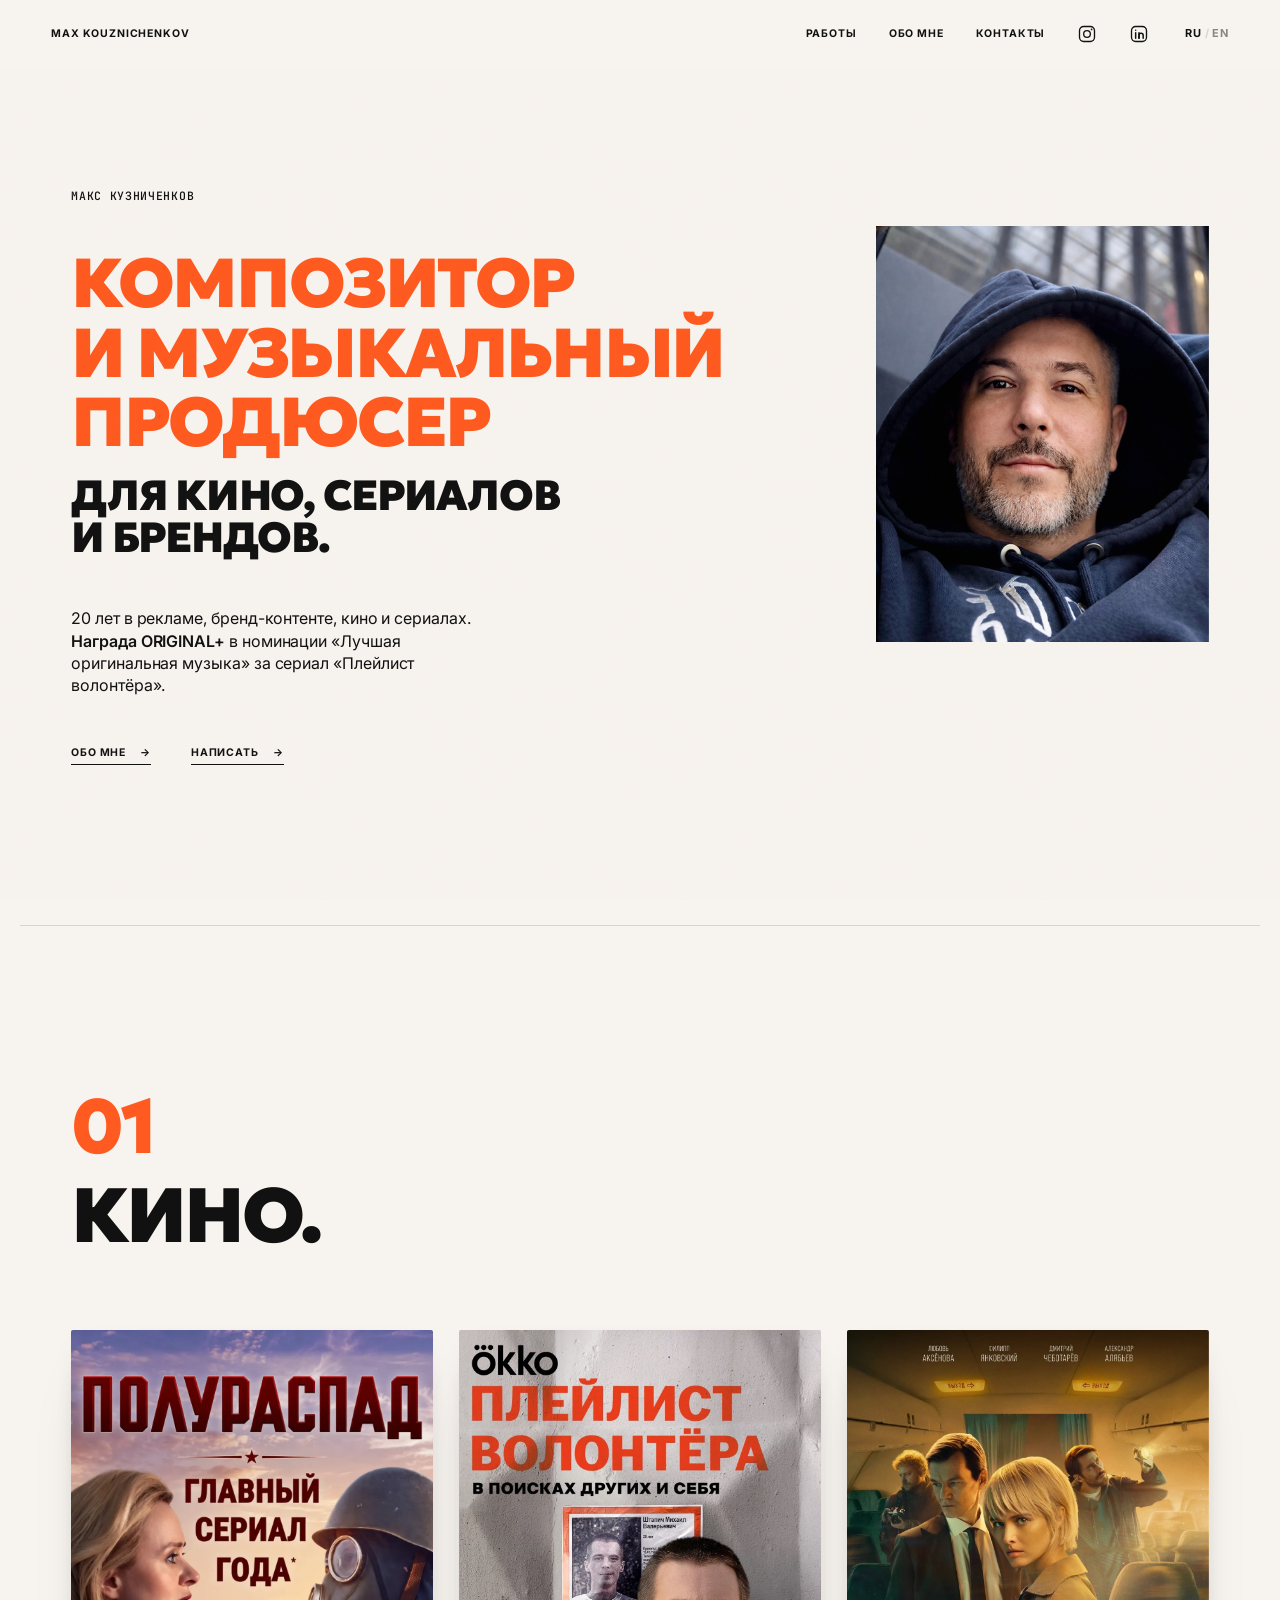
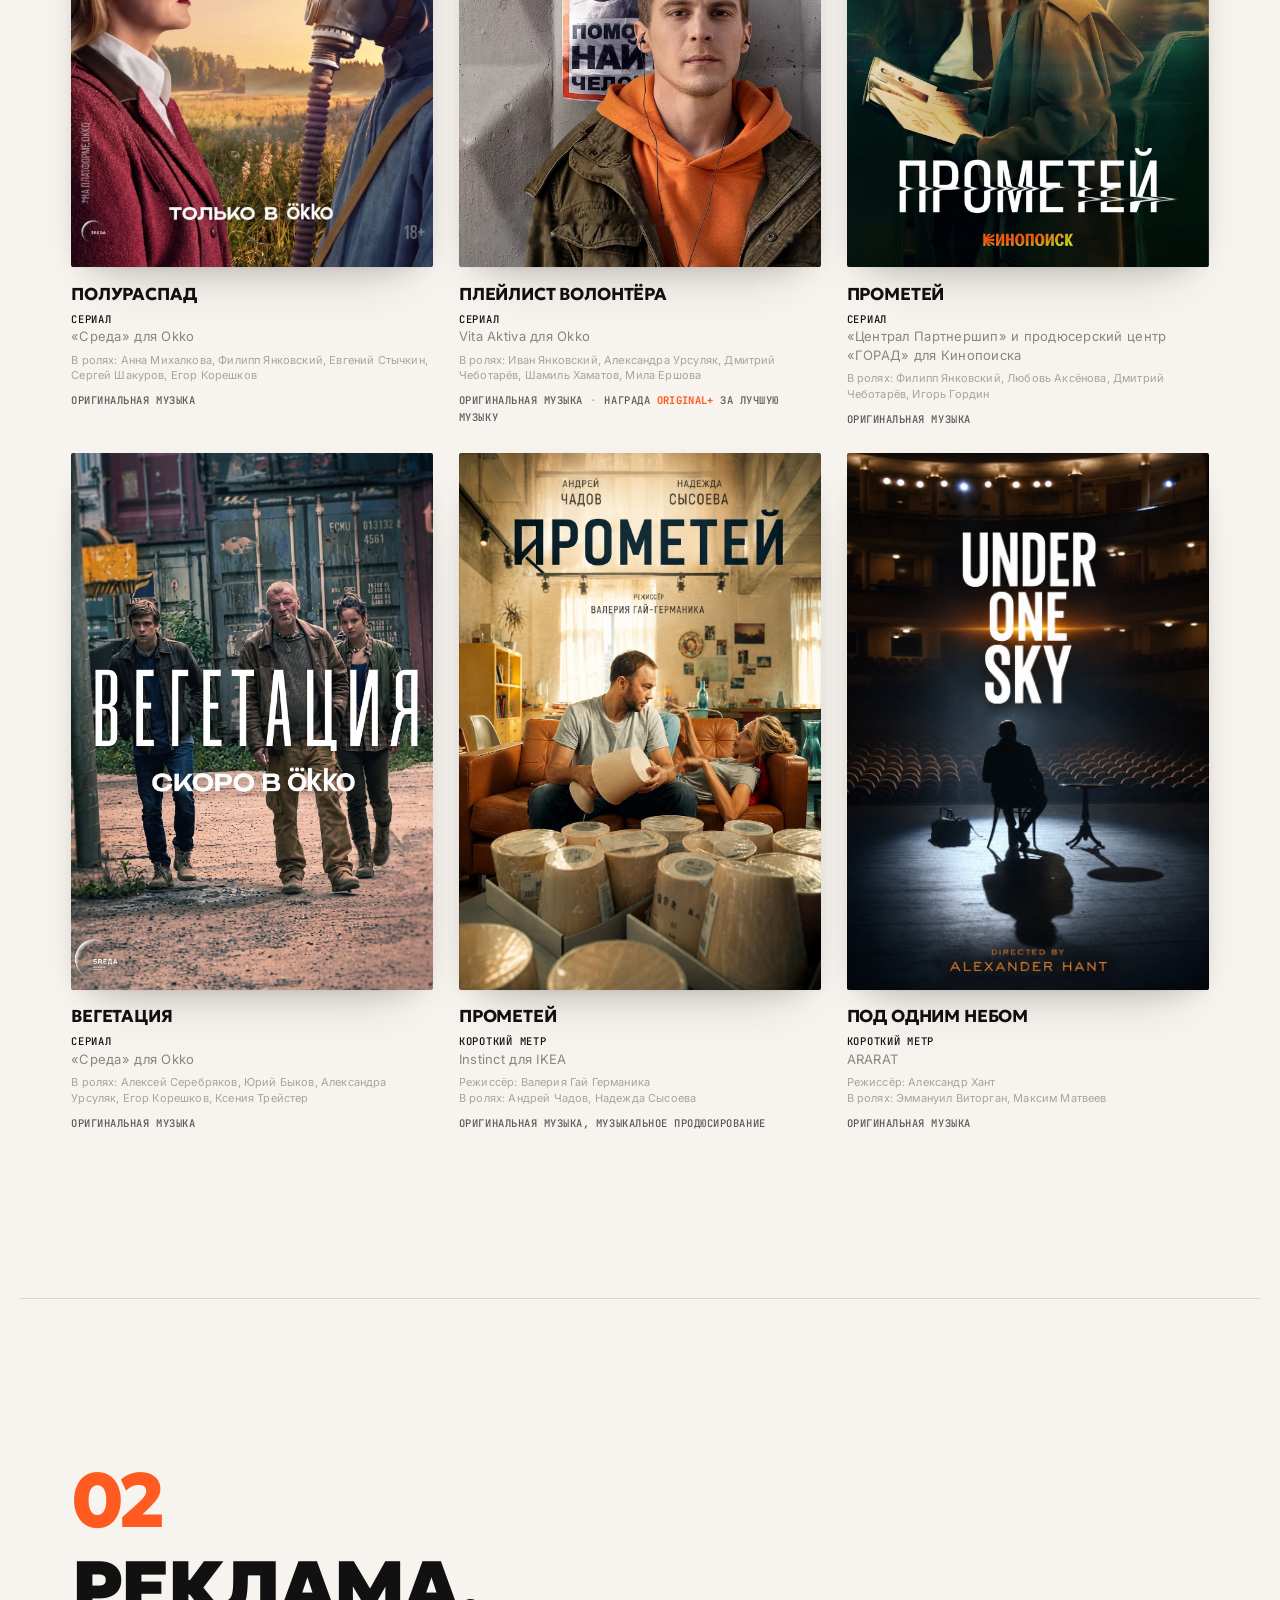
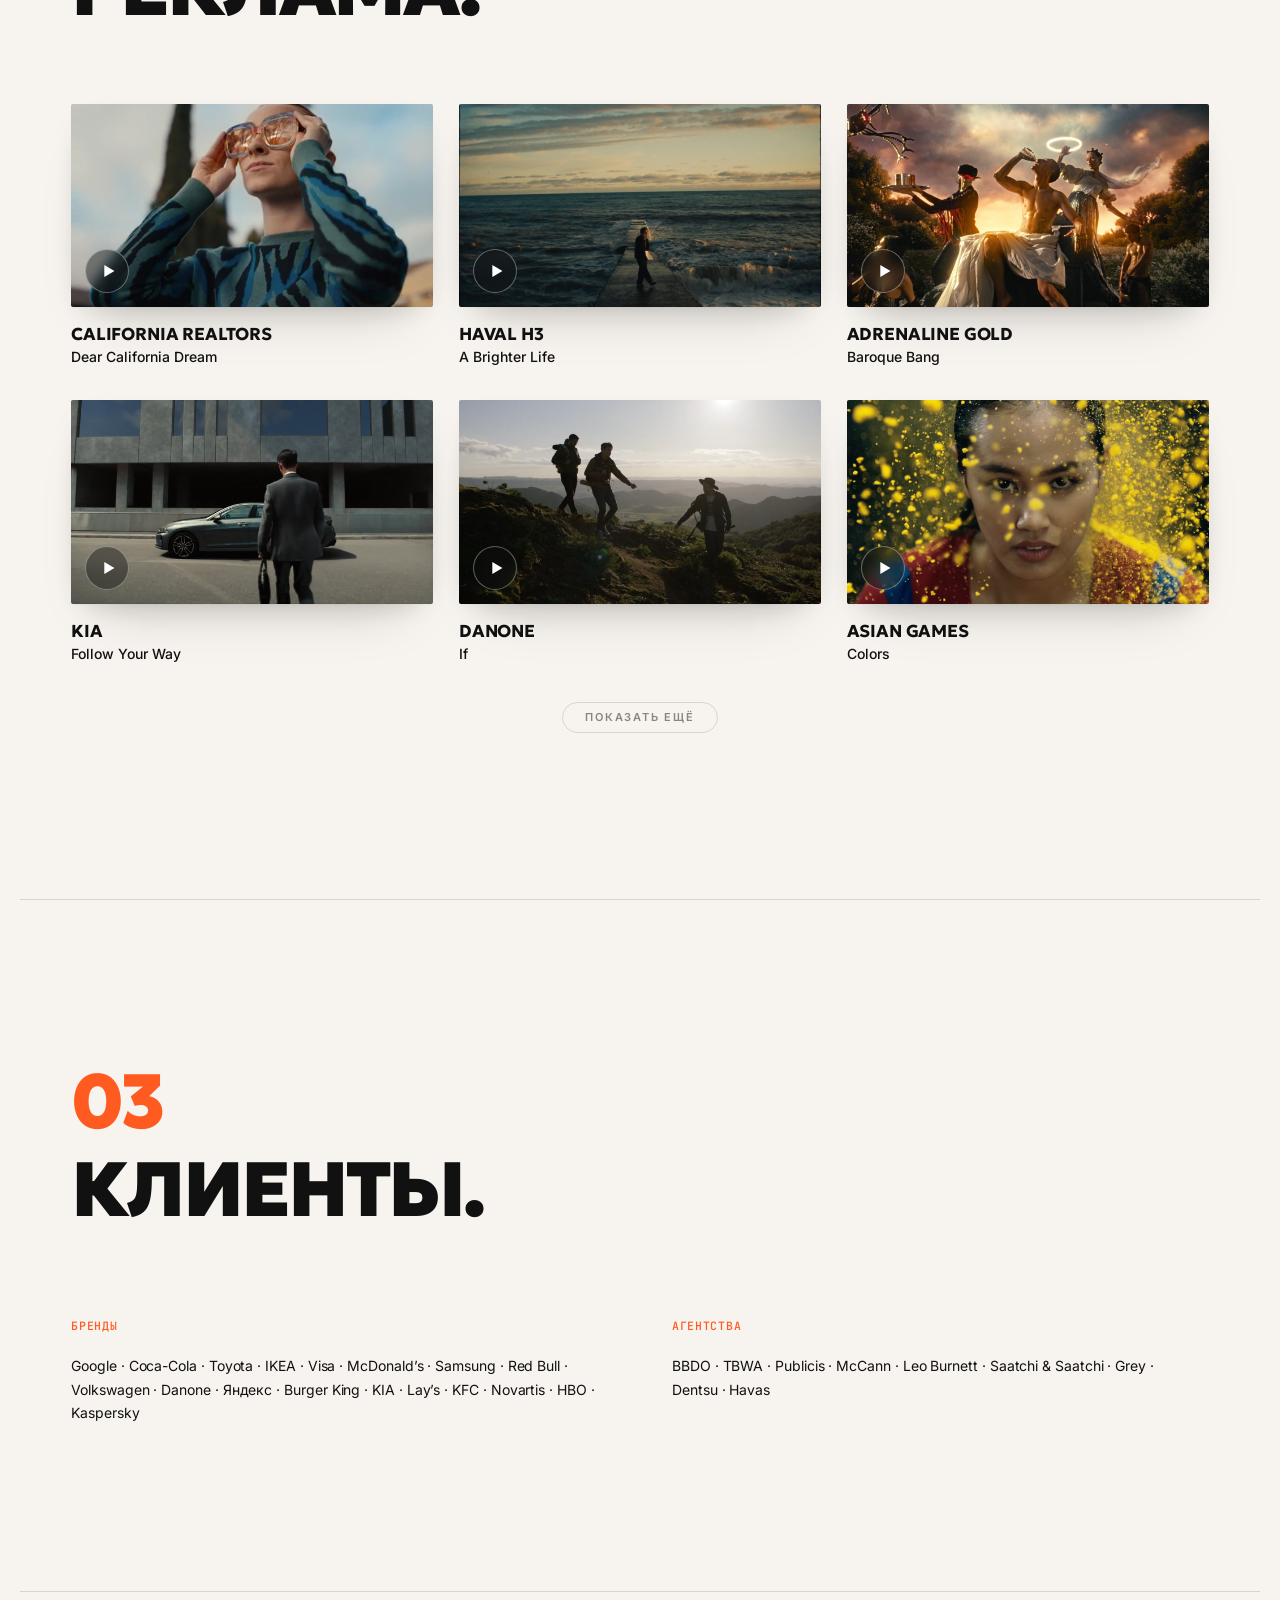
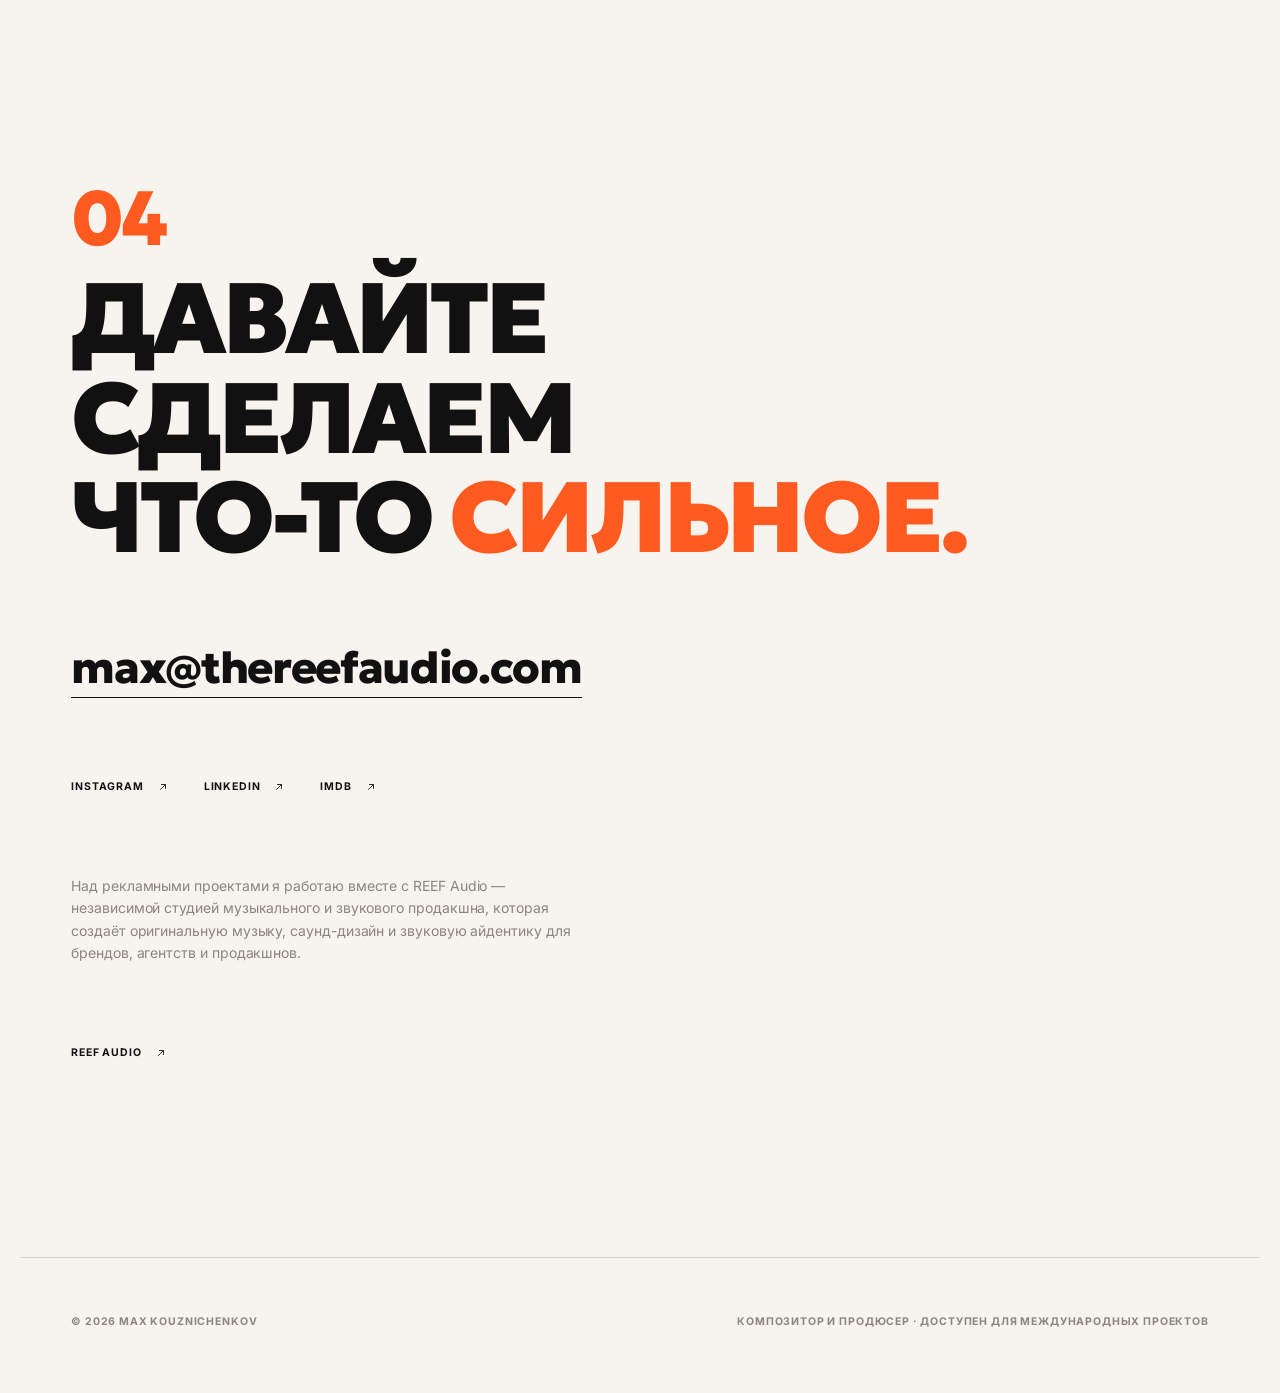
<file: ru/index.html>
<!doctype html>
<html lang="ru">
  <head>
    <meta charset="utf-8" />
    <meta name="viewport" content="width=device-width, initial-scale=1" />
    <title>Макс Кузниченков — композитор и музыкальный продюсер</title>
    <meta
      name="description"
      content="Композитор для кино и сериалов. Музыкальный продюсер для брендов, агентств и продакшнов."
    />
    <meta property="og:title" content="Макс Кузниченков — композитор и музыкальный продюсер" />
    <meta
      property="og:description"
      content="Композитор для кино и сериалов. Музыкальный продюсер для брендов, агентств и продакшнов."
    />
    <link rel="alternate" hreflang="en" href="https://maxkouznichenkov.com/" />
    <link rel="alternate" hreflang="ru" href="https://maxkouznichenkov.com/ru/" />
    <link rel="alternate" hreflang="x-default" href="https://maxkouznichenkov.com/" />
    <meta property="og:locale" content="ru_RU" />
    <meta property="og:type" content="website" />
    <link rel="canonical" href="https://maxkouznichenkov.com/ru/" />
    <meta property="og:url" content="https://maxkouznichenkov.com/ru/" />
    <meta property="og:site_name" content="Max Kouznichenkov" />
    <meta property="og:image" content="https://maxkouznichenkov.com/images/og-card.jpg" />
    <meta property="og:image:secure_url" content="https://maxkouznichenkov.com/images/og-card.jpg" />
    <meta property="og:image:type" content="image/jpeg" />
    <meta property="og:image:width" content="1200" />
    <meta property="og:image:height" content="630" />
    <meta property="og:image:alt" content="Макс Кузниченков — композитор и музыкальный продюсер" />
    <meta name="twitter:card" content="summary_large_image" />
    <meta name="twitter:title" content="Макс Кузниченков — композитор и музыкальный продюсер" />
    <meta name="twitter:description" content="Композитор для кино и сериалов. Музыкальный продюсер для брендов, агентств и продакшнов." />
    <meta name="twitter:image" content="https://maxkouznichenkov.com/images/og-card.jpg" />
    <meta name="twitter:image:alt" content="Макс Кузниченков — композитор и музыкальный продюсер" />

    <link rel="icon" href="/favicon.ico" sizes="any" />
    <link rel="icon" type="image/png" sizes="32x32" href="/icons/favicon-32.png" />
    <link rel="icon" type="image/png" sizes="192x192" href="/icons/favicon-192.png" />
    <link rel="icon" type="image/png" sizes="512x512" href="/icons/favicon-512.png" />
    <link rel="apple-touch-icon" sizes="180x180" href="/icons/apple-touch-icon.png" />
    <meta name="theme-color" content="#ff5733" />

    <link rel="preconnect" href="https://fonts.googleapis.com" />
    <link rel="preconnect" href="https://fonts.gstatic.com" crossorigin />
    <link
      href="https://fonts.googleapis.com/css2?family=Geologica:wght@500;600;700;800;900&family=Inter:wght@400;500;600;700&family=JetBrains+Mono:wght@500&display=swap"
      rel="stylesheet"
    />
    <link rel="stylesheet" href="/styles.css?v=20261120-film-grid" />

    <script type="application/ld+json">
    {
      "@context": "https://schema.org",
      "@type": "Person",
      "name": "Max Kouznichenkov",
      "alternateName": ["Maxim Kouznichenkov", "Макс Кузниченков"],
      "url": "https://maxkouznichenkov.com/",
      "image": "https://maxkouznichenkov.com/images/og-card.jpg",
      "jobTitle": "Композитор и музыкальный продюсер",
      "description": "Композитор для кино и сериалов. Музыкальный продюсер для брендов, агентств и продакшнов.",
      "knowsAbout": [
        "Music Composition",
        "Sonic Branding",
        "Sound Design",
        "Advertising Music",
        "Film & TV Scoring",
        "Music Production"
      ],
      "worksFor": {
        "@type": "Organization",
        "name": "REEF Audio",
        "url": "https://www.thereefaudio.com/"
      },
      "sameAs": [
        "https://www.linkedin.com/in/maxkouznichenkov",
        "https://www.imdb.com/name/nm18171581/",
        "https://www.instagram.com/maxkouznichenkov/",
        "https://www.thereefaudio.com/"
      ]
    }
    </script>
    <script src="/motion.js?v=20261009-2" defer></script>
  </head>
  <body>
    <svg width="0" height="0" style="position:absolute" aria-hidden="true" focusable="false">
<path d="M47.26 81.48 C45.18 77.68 38.80 73.98 38.80 73.98 C33.63 73.46 31.64 73.59 31.64 73.59 C32.78 76.11 37.38 79.89 37.38 79.89 C43.89 82.09 47.26 81.48 47.26 81.48 Z" fill="currentColor"/>
<path d="M43.17 74.41 C41.80 70.45 36.33 65.94 36.33 65.94 C31.50 64.65 29.58 64.46 29.58 64.46 C30.27 67.03 34.03 71.36 34.03 71.36 C39.87 74.46 43.17 74.41 43.17 74.41 Z" fill="currentColor"/>
<path d="M41.51 70.55 C40.02 72.14 39.27 75.75 39.27 75.75 C39.85 78.29 40.23 79.21 40.23 79.21 C41.25 78.27 42.32 75.49 42.32 75.49 C42.34 72.06 41.51 70.55 41.51 70.55 Z" fill="currentColor"/>
<path d="M40.10 66.52 C39.35 62.56 34.76 57.52 34.76 57.52 C30.33 55.64 28.54 55.21 28.54 55.21 C28.82 57.76 31.81 62.39 31.81 62.39 C36.94 66.13 40.10 66.52 40.10 66.52 Z" fill="currentColor"/>
<path d="M38.94 62.34 C37.32 63.66 36.14 67.00 36.14 67.00 C36.37 69.49 36.61 70.42 36.61 70.42 C37.71 69.66 39.09 67.16 39.09 67.16 C39.55 63.89 38.94 62.34 38.94 62.34 Z" fill="currentColor"/>
<path d="M38.05 58.06 C37.83 54.19 34.09 48.83 34.09 48.83 C30.10 46.52 28.43 45.89 28.43 45.89 C28.39 48.36 30.65 53.13 30.65 53.13 C35.08 57.31 38.05 58.06 38.05 58.06 Z" fill="currentColor"/>
<path d="M37.41 53.68 C35.70 54.74 34.18 57.79 34.18 57.79 C34.12 60.18 34.24 61.10 34.24 61.10 C35.38 60.51 37.00 58.29 37.00 58.29 C37.81 55.23 37.41 53.68 37.41 53.68 Z" fill="currentColor"/>
<path d="M37.03 49.26 C37.28 45.55 34.34 40.03 34.34 40.03 C30.80 37.38 29.29 36.60 29.29 36.60 C28.95 38.95 30.55 43.75 30.55 43.75 C34.28 48.22 37.03 49.26 37.03 49.26 Z" fill="currentColor"/>
<path d="M36.92 44.81 C35.16 45.62 33.37 48.34 33.37 48.34 C33.05 50.61 33.07 51.50 33.07 51.50 C34.22 51.07 36.02 49.14 36.02 49.14 C37.13 46.33 36.92 44.81 36.92 44.81 Z" fill="currentColor"/>
<path d="M37.06 40.37 C37.74 36.87 35.57 31.30 35.57 31.30 C32.50 28.40 31.15 27.49 31.15 27.49 C30.55 29.68 31.52 34.42 31.52 34.42 C34.55 39.08 37.06 40.37 37.06 40.37 Z" fill="currentColor"/>
<path d="M37.47 35.96 C35.71 36.52 33.70 38.89 33.70 38.89 C33.14 41.02 33.06 41.86 33.06 41.86 C34.21 41.59 36.13 39.97 36.13 39.97 C37.51 37.43 37.47 35.96 37.47 35.96 Z" fill="currentColor"/>
<path d="M38.15 31.62 C39.21 28.38 37.82 22.86 37.82 22.86 C35.25 19.76 34.06 18.75 34.06 18.75 C33.23 20.76 33.57 25.36 33.57 25.36 C35.91 30.12 38.15 31.62 38.15 31.62 Z" fill="currentColor"/>
<path d="M39.09 27.37 C37.34 27.68 35.15 29.68 35.15 29.68 C34.37 31.62 34.19 32.41 34.19 32.41 C35.32 32.30 37.34 31.01 37.34 31.01 C38.95 28.77 39.09 27.37 39.09 27.37 Z" fill="currentColor"/>
<path d="M40.29 23.25 C41.73 20.34 41.13 14.96 41.13 14.96 C39.09 11.71 38.09 10.61 38.09 10.61 C37.03 12.40 36.76 16.78 36.76 16.78 C38.36 21.56 40.29 23.25 40.29 23.25 Z" fill="currentColor"/>
<path d="M41.77 19.29 C40.08 19.33 37.75 20.91 37.75 20.91 C36.75 22.64 36.48 23.37 36.48 23.37 C37.56 23.42 39.65 22.48 39.65 22.48 C41.46 20.59 41.77 19.29 41.77 19.29 Z" fill="currentColor"/>
<path d="M43.52 15.51 C45.31 12.98 45.53 7.86 45.53 7.86 C44.06 4.52 43.28 3.34 43.28 3.34 C42.01 4.87 41.11 8.93 41.11 8.93 C41.93 13.64 43.52 15.51 43.52 15.51 Z" fill="currentColor"/>
<path d="M45.53 11.95 C43.94 11.71 41.51 12.83 41.51 12.83 C40.31 14.30 39.95 14.94 39.95 14.94 C40.96 15.16 43.06 14.62 43.06 14.62 C45.04 13.12 45.53 11.95 45.53 11.95 Z" fill="currentColor"/>
<path d="M47.82 8.63 C49.94 6.58 51.00 1.85 51.00 1.85 C50.18 -1.51 49.64 -2.73 49.64 -2.73 C48.19 -1.53 46.66 2.10 46.66 2.10 C46.64 6.62 47.82 8.63 47.82 8.63 Z" fill="currentColor"/>
<path d="M50.00 6.00 C52.57 4.90 55.12 1.06 55.12 1.06 C55.52 -2.20 55.46 -3.47 55.46 -3.47 C53.76 -2.89 51.18 -0.18 51.18 -0.18 C49.63 3.82 50.00 6.00 50.00 6.00 Z" fill="currentColor"/></g>
<g transform="translate(210 0) scale(-1 1)"><path d="M54.00 89.00 C33.00 71.00 31.00 27.00 50.00 6.00" fill="none" stroke="currentColor" stroke-width="1.7" stroke-linecap="round"/>
<path d="M47.26 81.48 C45.18 77.68 38.80 73.98 38.80 73.98 C33.63 73.46 31.64 73.59 31.64 73.59 C32.78 76.11 37.38 79.89 37.38 79.89 C43.89 82.09 47.26 81.48 47.26 81.48 Z" fill="currentColor"/>
<path d="M43.17 74.41 C41.80 70.45 36.33 65.94 36.33 65.94 C31.50 64.65 29.58 64.46 29.58 64.46 C30.27 67.03 34.03 71.36 34.03 71.36 C39.87 74.46 43.17 74.41 43.17 74.41 Z" fill="currentColor"/>
<path d="M41.51 70.55 C40.02 72.14 39.27 75.75 39.27 75.75 C39.85 78.29 40.23 79.21 40.23 79.21 C41.25 78.27 42.32 75.49 42.32 75.49 C42.34 72.06 41.51 70.55 41.51 70.55 Z" fill="currentColor"/>
<path d="M40.10 66.52 C39.35 62.56 34.76 57.52 34.76 57.52 C30.33 55.64 28.54 55.21 28.54 55.21 C28.82 57.76 31.81 62.39 31.81 62.39 C36.94 66.13 40.10 66.52 40.10 66.52 Z" fill="currentColor"/>
<path d="M38.94 62.34 C37.32 63.66 36.14 67.00 36.14 67.00 C36.37 69.49 36.61 70.42 36.61 70.42 C37.71 69.66 39.09 67.16 39.09 67.16 C39.55 63.89 38.94 62.34 38.94 62.34 Z" fill="currentColor"/>
<path d="M38.05 58.06 C37.83 54.19 34.09 48.83 34.09 48.83 C30.10 46.52 28.43 45.89 28.43 45.89 C28.39 48.36 30.65 53.13 30.65 53.13 C35.08 57.31 38.05 58.06 38.05 58.06 Z" fill="currentColor"/>
<path d="M37.41 53.68 C35.70 54.74 34.18 57.79 34.18 57.79 C34.12 60.18 34.24 61.10 34.24 61.10 C35.38 60.51 37.00 58.29 37.00 58.29 C37.81 55.23 37.41 53.68 37.41 53.68 Z" fill="currentColor"/>
<path d="M37.03 49.26 C37.28 45.55 34.34 40.03 34.34 40.03 C30.80 37.38 29.29 36.60 29.29 36.60 C28.95 38.95 30.55 43.75 30.55 43.75 C34.28 48.22 37.03 49.26 37.03 49.26 Z" fill="currentColor"/>
<path d="M36.92 44.81 C35.16 45.62 33.37 48.34 33.37 48.34 C33.05 50.61 33.07 51.50 33.07 51.50 C34.22 51.07 36.02 49.14 36.02 49.14 C37.13 46.33 36.92 44.81 36.92 44.81 Z" fill="currentColor"/>
<path d="M37.06 40.37 C37.74 36.87 35.57 31.30 35.57 31.30 C32.50 28.40 31.15 27.49 31.15 27.49 C30.55 29.68 31.52 34.42 31.52 34.42 C34.55 39.08 37.06 40.37 37.06 40.37 Z" fill="currentColor"/>
<path d="M37.47 35.96 C35.71 36.52 33.70 38.89 33.70 38.89 C33.14 41.02 33.06 41.86 33.06 41.86 C34.21 41.59 36.13 39.97 36.13 39.97 C37.51 37.43 37.47 35.96 37.47 35.96 Z" fill="currentColor"/>
<path d="M38.15 31.62 C39.21 28.38 37.82 22.86 37.82 22.86 C35.25 19.76 34.06 18.75 34.06 18.75 C33.23 20.76 33.57 25.36 33.57 25.36 C35.91 30.12 38.15 31.62 38.15 31.62 Z" fill="currentColor"/>
<path d="M39.09 27.37 C37.34 27.68 35.15 29.68 35.15 29.68 C34.37 31.62 34.19 32.41 34.19 32.41 C35.32 32.30 37.34 31.01 37.34 31.01 C38.95 28.77 39.09 27.37 39.09 27.37 Z" fill="currentColor"/>
<path d="M40.29 23.25 C41.73 20.34 41.13 14.96 41.13 14.96 C39.09 11.71 38.09 10.61 38.09 10.61 C37.03 12.40 36.76 16.78 36.76 16.78 C38.36 21.56 40.29 23.25 40.29 23.25 Z" fill="currentColor"/>
<path d="M41.77 19.29 C40.08 19.33 37.75 20.91 37.75 20.91 C36.75 22.64 36.48 23.37 36.48 23.37 C37.56 23.42 39.65 22.48 39.65 22.48 C41.46 20.59 41.77 19.29 41.77 19.29 Z" fill="currentColor"/>
<path d="M43.52 15.51 C45.31 12.98 45.53 7.86 45.53 7.86 C44.06 4.52 43.28 3.34 43.28 3.34 C42.01 4.87 41.11 8.93 41.11 8.93 C41.93 13.64 43.52 15.51 43.52 15.51 Z" fill="currentColor"/>
<path d="M45.53 11.95 C43.94 11.71 41.51 12.83 41.51 12.83 C40.31 14.30 39.95 14.94 39.95 14.94 C40.96 15.16 43.06 14.62 43.06 14.62 C45.04 13.12 45.53 11.95 45.53 11.95 Z" fill="currentColor"/>
<path d="M47.82 8.63 C49.94 6.58 51.00 1.85 51.00 1.85 C50.18 -1.51 49.64 -2.73 49.64 -2.73 C48.19 -1.53 46.66 2.10 46.66 2.10 C46.64 6.62 47.82 8.63 47.82 8.63 Z" fill="currentColor"/>
<path d="M50.00 6.00 C52.57 4.90 55.12 1.06 55.12 1.06 C55.52 -2.20 55.46 -3.47 55.46 -3.47 C53.76 -2.89 51.18 -0.18 51.18 -0.18 C49.63 3.82 50.00 6.00 50.00 6.00 Z" fill="currentColor"/></g></symbol>
    </svg>
    <header class="site-header">
      <a href="/ru/" class="wordmark" aria-label="Max Kouznichenkov, на главную">
        <span>Max&nbsp;Kouznichenkov</span>
      </a>

      <nav aria-label="Основное меню">
        <a href="#film">Работы</a>
        <a href="/ru/about/">Обо мне</a>
        <a href="#contact">Контакты</a>
        <a
          href="https://www.instagram.com/maxkouznichenkov/"
          target="_blank"
          rel="noopener noreferrer"
          class="social-icon"
          aria-label="Instagram"
        >
          <svg viewBox="0 0 24 24" width="20" height="20" fill="none" stroke="currentColor" stroke-width="1.6" stroke-linecap="round" stroke-linejoin="round" aria-hidden="true">
            <rect x="3" y="3" width="18" height="18" rx="5" ry="5"></rect>
            <circle cx="12" cy="12" r="4"></circle>
            <circle cx="17.5" cy="6.5" r="1" fill="currentColor" stroke="none"></circle>
          </svg>
        </a>
        <a
          href="https://www.linkedin.com/in/maxkouznichenkov"
          target="_blank"
          rel="noopener noreferrer"
          class="social-icon"
          aria-label="LinkedIn"
        >
          <svg viewBox="0 0 24 24" width="20" height="20" fill="none" stroke="currentColor" stroke-width="1.6" stroke-linecap="round" stroke-linejoin="round" aria-hidden="true">
            <rect x="3" y="3" width="18" height="18" rx="5" ry="5"></rect>
            <path d="M8 10.5v6.5" stroke-width="1.8"></path>
            <circle cx="8" cy="7.6" r="0.9" fill="currentColor" stroke="none"></circle>
            <path d="M12 17v-3.5a2.5 2.5 0 0 1 5 0V17" stroke-width="1.8"></path>
            <path d="M12 17v-6.5" stroke-width="1.8"></path>
          </svg>
        </a>
        <a href="/" class="lang-switch" hreflang="en" aria-label="Switch to English"><span class="lang-cur">RU</span><span class="lang-sep">/</span><span class="lang-alt">EN</span></a>
      </nav>
      <a href="#contact" class="header-cta">Написать</a>
      <button
        class="nav-toggle"
        type="button"
        aria-expanded="false"
        aria-controls="mobile-nav"
        aria-label="Открыть меню"
      >
        <span class="nav-toggle-bars" aria-hidden="true">
          <span></span>
          <span></span>
        </span>
      </button>
    </header>
    <div class="mobile-nav" id="mobile-nav" hidden>
      <nav class="mobile-nav-links" aria-label="Мобильное меню">
        <a href="#film">Кино</a>
        <a href="#commercial">Реклама</a>
        <a href="#clients">Клиенты</a>
        <a href="/ru/about/">Обо мне</a>
        <a href="#contact">Контакты</a>
      </nav>
      <div class="mobile-nav-foot">
        <a href="https://www.instagram.com/maxkouznichenkov/" target="_blank" rel="noopener noreferrer">Instagram</a>
        <a href="https://www.linkedin.com/in/maxkouznichenkov" target="_blank" rel="noopener noreferrer">LinkedIn</a>
        <a href="https://www.imdb.com/name/nm18171581/" target="_blank" rel="noopener noreferrer">IMDb</a>
      </div>
    </div>


    <main>
      <!-- 1. HERO -->
      <section class="hero" aria-labelledby="hero-name">
        <div class="hero-inner">
          <div class="hero-text">
            <p class="eyebrow">Макс Кузниченков</p>
            <h1 id="hero-name" class="hero-title"><span class="accent"><span class="hero-accent-line">КОМПОЗИТОР</span><span class="hero-accent-line">И МУЗЫКАЛЬНЫЙ</span><span class="hero-accent-line">ПРОДЮСЕР</span></span><span class="hero-rest"><span class="hero-line">ДЛЯ КИНО, СЕРИАЛОВ</span><span class="hero-line">И БРЕНДОВ.</span></span></h1>

            <p class="hero-lede">
              20 лет в рекламе, бренд-контенте, кино и сериалах.
              <strong>Награда ORIGINAL+</strong> в номинации «Лучшая
              оригинальная музыка» за сериал «Плейлист волонтёра».
            </p>

            <div class="hero-actions">
              <a class="link-action" href="/ru/about/"><span>Обо мне</span><span aria-hidden="true">→</span></a>
              <a class="link-action" href="#contact"><span>Написать</span><span aria-hidden="true">→</span></a>
            </div>
          </div>

          <figure class="hero-portrait" aria-hidden="true">
            <img src="/images/max-portrait.jpg" alt="" loading="eager" />
          </figure>

        </div>
      </section>

      <hr class="rule" />

      <!-- 01. FILM -->
      <section id="film" class="cinematic reveal" aria-labelledby="cinematic-h">
        <p class="section-num">01</p>
        <h2 id="cinematic-h" class="section-display">КИНО.</h2>

        <ul class="cinematic-grid" role="list">
          <li class="cinematic-item">
            <figure>
              <div class="poster">
                <img src="/images/cinematic/poluraspad-final-20261025.webp" alt="Half-Life (Poluraspad) — постер сериала" loading="lazy" width="1030" height="1526" />
              </div>
              <figcaption>
                <p class="cinematic-title">Полураспад</p>
                <p class="cinematic-meta"><span class="meta-type">Сериал</span><br />&laquo;Среда&raquo; для Okko</p>
                <p class="cinematic-cast">В ролях: Анна Михалкова, Филипп Янковский, Евгений Стычкин, Сергей Шакуров, Егор Корешков</p>
                <p class="cinematic-credit">Оригинальная музыка</p>
              </figcaption>
            </figure>
          </li>
          <li class="cinematic-item">
            <figure>
              <div class="poster">
                <img src="/images/cinematic/volunteer-playlist.jpg" alt="The Volunteer’s Playlist — постер сериала" loading="lazy" width="600" height="889" />
              </div>
              <figcaption>
                <p class="cinematic-title">Плейлист волонтёра</p>
                <p class="cinematic-meta"><span class="meta-type">Сериал</span><br />Vita Aktiva для Okko</p>
                <p class="cinematic-cast">В ролях: Иван Янковский, Александра Урсуляк, Дмитрий Чеботарёв, Шамиль Хаматов, Мила Ершова</p>
                <p class="cinematic-credit">Оригинальная музыка <span class="award-sep" aria-hidden="true">&middot;</span> Награда <span class="award-fest">ORIGINAL+</span> за лучшую музыку</p>
              </figcaption>
            </figure>
          </li>
          <li class="cinematic-item">
            <figure>
              <div class="poster">
                <img src="/images/cinematic/prometheus.jpg" alt="Prometheus — постер сериала" loading="lazy" width="600" height="889" />
              </div>
              <figcaption>
                <p class="cinematic-title">Прометей</p>
                <p class="cinematic-meta"><span class="meta-type">Сериал</span><br />&laquo;Централ Партнершип&raquo; и продюсерский центр &laquo;ГОРАД&raquo; для Кинопоиска</p>
                <p class="cinematic-cast">В ролях: Филипп Янковский, Любовь Аксёнова, Дмитрий Чеботарёв, Игорь Гордин</p>
                <p class="cinematic-credit">Оригинальная музыка</p>
              </figcaption>
            </figure>
          </li>
          <li class="cinematic-item">
            <figure>
              <div class="poster">
                <img src="/images/cinematic/vegetation.jpg" alt="Vegetation — постер сериала" loading="lazy" width="600" height="889" />
              </div>
              <figcaption>
                <p class="cinematic-title">Вегетация</p>
                <p class="cinematic-meta"><span class="meta-type">Сериал</span><br />&laquo;Среда&raquo; для Okko</p>
                <p class="cinematic-cast">В ролях: Алексей Серебряков, Юрий Быков, Александра Урсуляк, Егор Корешков, Ксения Трейстер</p>
                <p class="cinematic-credit">Оригинальная музыка</p>
              </figcaption>
            </figure>
          </li>
          <li class="cinematic-item">
            <figure>
              <div class="poster">
                <img src="/images/cinematic/prometheus-short.jpg" alt="Prometheus — постер короткометражного фильма" loading="lazy" width="600" height="889" />
              </div>
              <figcaption>
                <p class="cinematic-title">Прометей</p>
                <p class="cinematic-meta"><span class="meta-type">Короткий метр</span><br />Instinct для IKEA</p>
                <p class="cinematic-cast">Режиссёр: Валерия Гай Германика<br />В ролях: Андрей Чадов, Надежда Сысоева</p>
                <p class="cinematic-credit">Оригинальная музыка, музыкальное продюсирование</p>
              </figcaption>
            </figure>
          </li>
          <li class="cinematic-item">
            <figure>
              <div class="poster">
                <img src="/images/cinematic/under-one-sky-poster.jpg" alt="Под одним небом — постер фильма" loading="lazy" width="750" height="1125" />
              </div>
              <figcaption>
                <p class="cinematic-title">Под одним небом</p>
                <p class="cinematic-meta"><span class="meta-type">Короткий метр</span><br />ARARAT</p>
                <p class="cinematic-cast">Режиссёр: Александр Хант<br />В ролях: Эммануил Виторган, Максим Матвеев</p>
                <p class="cinematic-credit">Оригинальная музыка</p>
              </figcaption>
            </figure>
          </li>
        </ul>
      </section>

      <hr class="rule" />

      <!-- 02. COMMERCIAL -->
      <section id="commercial" class="cinematic commercial reveal" aria-labelledby="commercial-h">
        <p class="section-num">02</p>
        <h2 id="commercial-h" class="section-display">РЕКЛАМА.</h2>

        <ul class="reel-grid" id="reel-grid" role="list">
          <li class="reel-item">
            <button class="reel-open" type="button" data-vimeo="849692144" data-label="California Realtors — Dear California Dream" aria-label="Смотреть California Realtors — Dear California Dream">
              <span class="reel-frame">
                <img src="/images/commercial/ca-realtors.jpg" alt="California Realtors — Dear California Dream — кадр из рекламного ролика" loading="lazy" width="1280" height="720" />
                <span class="reel-play" aria-hidden="true">
                  <svg viewBox="0 0 24 24" width="22" height="22" aria-hidden="true"><path d="M8 5.5v13l11-6.5z" fill="currentColor"/></svg>
                </span>
              </span>
              <span class="reel-caption">
                <span class="reel-brand">California Realtors</span><span class="reel-campaign">Dear California Dream</span>
              </span>
            </button>
          </li>
          <li class="reel-item">
            <button class="reel-open" type="button" data-vimeo="969668366" data-label="Haval H3 — A Brighter Life" aria-label="Смотреть Haval H3 — A Brighter Life">
              <span class="reel-frame">
                <img src="/images/commercial/haval-h3.jpg" alt="Haval H3 — A Brighter Life — кадр из рекламного ролика" loading="lazy" width="1280" height="720" />
                <span class="reel-play" aria-hidden="true">
                  <svg viewBox="0 0 24 24" width="22" height="22" aria-hidden="true"><path d="M8 5.5v13l11-6.5z" fill="currentColor"/></svg>
                </span>
              </span>
              <span class="reel-caption">
                <span class="reel-brand">Haval H3</span><span class="reel-campaign">A Brighter Life</span>
              </span>
            </button>
          </li>
          <li class="reel-item">
            <button class="reel-open" type="button" data-vimeo="468648611" data-label="Adrenaline Gold — Baroque Bang" aria-label="Смотреть Adrenaline Gold — Baroque Bang">
              <span class="reel-frame">
                <img src="/images/commercial/adrenaline-gold.jpg" alt="Adrenaline Gold — Baroque Bang — кадр из рекламного ролика" loading="lazy" width="1280" height="720" />
                <span class="reel-play" aria-hidden="true">
                  <svg viewBox="0 0 24 24" width="22" height="22" aria-hidden="true"><path d="M8 5.5v13l11-6.5z" fill="currentColor"/></svg>
                </span>
              </span>
              <span class="reel-caption">
                <span class="reel-brand">Adrenaline Gold</span><span class="reel-campaign">Baroque Bang</span>
              </span>
            </button>
          </li>
          <li class="reel-item">
            <button class="reel-open" type="button" data-vimeo="1053336088" data-label="KIA — Follow Your Way" aria-label="Смотреть KIA — Follow Your Way">
              <span class="reel-frame">
                <img src="/images/commercial/kia-k5.jpg" alt="KIA — Follow Your Way — кадр из рекламного ролика" loading="lazy" width="1280" height="720" />
                <span class="reel-play" aria-hidden="true">
                  <svg viewBox="0 0 24 24" width="22" height="22" aria-hidden="true"><path d="M8 5.5v13l11-6.5z" fill="currentColor"/></svg>
                </span>
              </span>
              <span class="reel-caption">
                <span class="reel-brand">KIA</span><span class="reel-campaign">Follow Your Way</span>
              </span>
            </button>
          </li>
          <li class="reel-item">
            <button class="reel-open" type="button" data-vimeo="373855292" data-label="Danone — If" aria-label="Смотреть Danone — If">
              <span class="reel-frame">
                <img src="/images/commercial/danone-if.jpg" alt="Danone — If — кадр из рекламного ролика" loading="lazy" width="1280" height="720" />
                <span class="reel-play" aria-hidden="true">
                  <svg viewBox="0 0 24 24" width="22" height="22" aria-hidden="true"><path d="M8 5.5v13l11-6.5z" fill="currentColor"/></svg>
                </span>
              </span>
              <span class="reel-caption">
                <span class="reel-brand">Danone</span><span class="reel-campaign">If</span>
              </span>
            </button>
          </li>
          <li class="reel-item">
            <button class="reel-open" type="button" data-vimeo="264404893" data-label="Asian Games — Colors" aria-label="Смотреть Asian Games — Colors">
              <span class="reel-frame">
                <img src="/images/commercial/asian-games.jpg" alt="Asian Games — Colors — кадр из рекламного ролика" loading="lazy" width="1280" height="720" />
                <span class="reel-play" aria-hidden="true">
                  <svg viewBox="0 0 24 24" width="22" height="22" aria-hidden="true"><path d="M8 5.5v13l11-6.5z" fill="currentColor"/></svg>
                </span>
              </span>
              <span class="reel-caption">
                <span class="reel-brand">Asian Games</span><span class="reel-campaign">Colors</span>
              </span>
            </button>
          </li>
                  <li class="reel-item is-more" hidden>
            <button class="reel-open" type="button" data-vimeo="882659457" data-label="YANGO Maps — A Perfect Way" aria-label="Смотреть YANGO Maps — A Perfect Way">
              <span class="reel-frame">
                <img src="/images/commercial/yango-maps.jpg" alt="YANGO Maps — A Perfect Way — кадр из рекламного ролика" loading="lazy" width="1280" height="720" />
                <span class="reel-play" aria-hidden="true">
                  <svg viewBox="0 0 24 24" width="22" height="22" aria-hidden="true"><path d="M8 5.5v13l11-6.5z" fill="currentColor"/></svg>
                </span>
              </span>
              <span class="reel-caption">
                <span class="reel-brand">YANGO Maps</span><span class="reel-campaign">A Perfect Way</span>
              </span>
            </button>
          </li>
          <li class="reel-item is-more" hidden>
            <button class="reel-open" type="button" data-vimeo="568883704" data-label="Academy Sports — Further" aria-label="Смотреть Academy Sports — Further">
              <span class="reel-frame">
                <img src="/images/commercial/academy-sports.jpg" alt="Academy Sports — Further — кадр из рекламного ролика" loading="lazy" width="1280" height="720" />
                <span class="reel-play" aria-hidden="true">
                  <svg viewBox="0 0 24 24" width="22" height="22" aria-hidden="true"><path d="M8 5.5v13l11-6.5z" fill="currentColor"/></svg>
                </span>
              </span>
              <span class="reel-caption">
                <span class="reel-brand">Academy Sports</span><span class="reel-campaign">Further</span>
              </span>
            </button>
          </li>
          <li class="reel-item is-more" hidden>
            <button class="reel-open" type="button" data-vimeo="554243009" data-label="Whole Foods — Food For Our Future" aria-label="Смотреть Whole Foods — Food For Our Future">
              <span class="reel-frame">
                <img src="/images/commercial/whole-foods.jpg" alt="Whole Foods — Food For Our Future — кадр из рекламного ролика" loading="lazy" width="1280" height="720" />
                <span class="reel-play" aria-hidden="true">
                  <svg viewBox="0 0 24 24" width="22" height="22" aria-hidden="true"><path d="M8 5.5v13l11-6.5z" fill="currentColor"/></svg>
                </span>
              </span>
              <span class="reel-caption">
                <span class="reel-brand">Whole Foods</span><span class="reel-campaign">Food For Our Future</span>
              </span>
            </button>
          </li>
          <li class="reel-item is-more" hidden>
            <button class="reel-open" type="button" data-vimeo="367822805" data-label="IKEA — Play And Study" aria-label="Смотреть IKEA — Play And Study">
              <span class="reel-frame">
                <img src="/images/commercial/ikea.jpg" alt="IKEA — Play And Study — кадр из рекламного ролика" loading="lazy" width="1280" height="720" />
                <span class="reel-play" aria-hidden="true">
                  <svg viewBox="0 0 24 24" width="22" height="22" aria-hidden="true"><path d="M8 5.5v13l11-6.5z" fill="currentColor"/></svg>
                </span>
              </span>
              <span class="reel-caption">
                <span class="reel-brand">IKEA</span><span class="reel-campaign">Play And Study</span>
              </span>
            </button>
          </li>
          <li class="reel-item is-more" hidden>
            <button class="reel-open" type="button" data-vimeo="215650034" data-label="Toyota — The Boxer" aria-label="Смотреть Toyota — The Boxer">
              <span class="reel-frame">
                <img src="/images/commercial/toyota.jpg" alt="Toyota — The Boxer — кадр из рекламного ролика" loading="lazy" width="1280" height="720" />
                <span class="reel-play" aria-hidden="true">
                  <svg viewBox="0 0 24 24" width="22" height="22" aria-hidden="true"><path d="M8 5.5v13l11-6.5z" fill="currentColor"/></svg>
                </span>
              </span>
              <span class="reel-caption">
                <span class="reel-brand">Toyota</span><span class="reel-campaign">The Boxer</span>
              </span>
            </button>
          </li>
          <li class="reel-item is-more" hidden>
            <button class="reel-open" type="button" data-vimeo="394209969" data-label="St. Regis — Wonder" aria-label="Смотреть St. Regis — Wonder">
              <span class="reel-frame">
                <img src="/images/commercial/st-regis.jpg" alt="St. Regis — Wonder — кадр из рекламного ролика" loading="lazy" width="1280" height="720" />
                <span class="reel-play" aria-hidden="true">
                  <svg viewBox="0 0 24 24" width="22" height="22" aria-hidden="true"><path d="M8 5.5v13l11-6.5z" fill="currentColor"/></svg>
                </span>
              </span>
              <span class="reel-caption">
                <span class="reel-brand">St. Regis</span><span class="reel-campaign">Wonder</span>
              </span>
            </button>
          </li>
</ul>
        <div class="reel-more-wrap">
          <button class="reel-more" type="button" aria-controls="reel-grid">Показать ещё</button>
        </div>
      </section>

      <hr class="rule" />

      <!-- 03. CLIENTS -->
      <section id="clients" class="clients reveal" aria-labelledby="clients-h">
        <p class="section-num">03</p>
        <h2 id="clients-h" class="section-display">КЛИЕНТЫ.</h2>

        <div class="clients-grid">
          <div>
            <p class="micro-label">Бренды</p>
            <p class="client-list">
              <span class="cli">Google&nbsp;&middot;</span> <span class="cli">Coca-Cola&nbsp;&middot;</span> <span class="cli">Toyota&nbsp;&middot;</span> <span class="cli">IKEA&nbsp;&middot;</span> <span class="cli">Visa&nbsp;&middot;</span> <span class="cli">McDonald&rsquo;s&nbsp;&middot;</span> <span class="cli">Samsung&nbsp;&middot;</span> <span class="cli">Red&nbsp;Bull&nbsp;&middot;</span> <span class="cli">Volkswagen&nbsp;&middot;</span> <span class="cli">Danone&nbsp;&middot;</span> <span class="cli">Яндекс&nbsp;&middot;</span> <span class="cli">Burger&nbsp;King&nbsp;&middot;</span> <span class="cli">KIA&nbsp;&middot;</span> <span class="cli">Lay&rsquo;s&nbsp;&middot;</span> <span class="cli">KFC&nbsp;&middot;</span> <span class="cli">Novartis&nbsp;&middot;</span> <span class="cli">HBO&nbsp;&middot;</span> <span class="cli">Kaspersky</span>
            </p>
          </div>
          <div>
            <p class="micro-label">Агентства</p>
            <p class="client-list">
              <span class="cli">BBDO&nbsp;&middot;</span> <span class="cli">TBWA&nbsp;&middot;</span> <span class="cli">Publicis&nbsp;&middot;</span> <span class="cli">McCann&nbsp;&middot;</span> <span class="cli">Leo&nbsp;Burnett&nbsp;&middot;</span> <span class="cli">Saatchi&nbsp;&amp;&nbsp;Saatchi&nbsp;&middot;</span> <span class="cli">Grey&nbsp;&middot;</span> <span class="cli">Dentsu&nbsp;&middot;</span> <span class="cli">Havas</span>
            </p>
          </div>
        </div>
      </section>

      <hr class="rule" />

      <!-- 04. CONTACT -->
      <section id="contact" class="contact reveal" aria-labelledby="contact-h">
        <p class="section-num">04</p>
        <h2 id="contact-h" class="contact-headline">
          ДАВАЙТЕ<br />СДЕЛАЕМ<br />ЧТО-ТО <span class="accent">СИЛЬНОЕ.</span>
        </h2>

        <p class="contact-email">
          <a href="mailto:max@thereefaudio.com">max@thereefaudio.com</a>
        </p>

        <ul class="contact-links">
          <li><a href="https://instagram.com/maxkouznichenkov" target="_blank" rel="noopener">Instagram<svg class="link-arrow" viewBox="0 0 16 16" width="14" height="14" fill="none" stroke="currentColor" stroke-width="1.4" stroke-linecap="round" stroke-linejoin="round" aria-hidden="true"><path d="M4 12L12 4"/><path d="M5.5 4H12v6.5"/></svg></a></li>
          <li><a href="https://www.linkedin.com/in/maxkouznichenkov" target="_blank" rel="noopener">LinkedIn<svg class="link-arrow" viewBox="0 0 16 16" width="14" height="14" fill="none" stroke="currentColor" stroke-width="1.4" stroke-linecap="round" stroke-linejoin="round" aria-hidden="true"><path d="M4 12L12 4"/><path d="M5.5 4H12v6.5"/></svg></a></li>
          <li><a href="https://www.imdb.com/name/nm18171581/" target="_blank" rel="noopener">IMDb<svg class="link-arrow" viewBox="0 0 16 16" width="14" height="14" fill="none" stroke="currentColor" stroke-width="1.4" stroke-linecap="round" stroke-linejoin="round" aria-hidden="true"><path d="M4 12L12 4"/><path d="M5.5 4H12v6.5"/></svg></a></li>
        </ul>

        <p class="contact-note">
          Над рекламными проектами я работаю вместе с REEF Audio — независимой
          студией музыкального и звукового продакшна, которая создаёт
          оригинальную музыку, саунд-дизайн и звуковую айдентику для брендов,
          агентств и продакшнов.
        </p>

        <ul class="contact-links">
          <li><a href="https://www.thereefaudio.com" target="_blank" rel="noopener">REEF Audio<svg class="link-arrow" viewBox="0 0 16 16" width="14" height="14" fill="none" stroke="currentColor" stroke-width="1.4" stroke-linecap="round" stroke-linejoin="round" aria-hidden="true"><path d="M4 12L12 4"/><path d="M5.5 4H12v6.5"/></svg></a></li>
        </ul>
      </section>
    </main>

    <footer class="site-footer">
      <p>&copy; <span id="year"></span> Max Kouznichenkov</p>
      <p class="footer-meta">Композитор и продюсер · Доступен для международных проектов</p>
    </footer>

    <div class="lightbox" id="lightbox" role="dialog" aria-modal="true" aria-label="Видеоплеер" hidden>
      <button class="lightbox-close" type="button" aria-label="Закрыть видео">
        <svg viewBox="0 0 24 24" width="22" height="22" fill="none" stroke="currentColor" stroke-width="1.6" stroke-linecap="round" aria-hidden="true"><path d="M6 6l12 12M18 6L6 18"/></svg>
      </button>
      <div class="lightbox-stage">
        <div class="lightbox-frame" id="lightbox-frame"></div>
        <p class="lightbox-meta">
          <span id="lightbox-label"></span>
        </p>
      </div>
    </div>

    <script>
      document.getElementById('year').textContent = new Date().getFullYear();

      // Reveal-on-scroll animation
      /* mobile menu */
      (function () {
        var toggle = document.querySelector('.nav-toggle');
        var panel = document.getElementById('mobile-nav');
        if (!toggle || !panel) return;

        function open() {
          panel.hidden = false;
          document.body.classList.add('no-scroll');
          toggle.setAttribute('aria-expanded', 'true');
          toggle.setAttribute('aria-label', 'Закрыть меню');
          requestAnimationFrame(function () { panel.classList.add('is-open'); });
        }

        function close() {
          panel.classList.remove('is-open');
          document.body.classList.remove('no-scroll');
          toggle.setAttribute('aria-expanded', 'false');
          toggle.setAttribute('aria-label', 'Открыть меню');
          window.setTimeout(function () {
            if (!panel.classList.contains('is-open')) panel.hidden = true;
          }, 300);
        }

        toggle.addEventListener('click', function () {
          if (toggle.getAttribute('aria-expanded') === 'true') close();
          else open();
        });

        panel.querySelectorAll('a').forEach(function (a) {
          a.addEventListener('click', close);
        });

        var mark = document.querySelector('.wordmark');
        if (mark) {
          mark.addEventListener('click', function () {
            if (toggle.getAttribute('aria-expanded') === 'true') close();
          });
        }

        document.addEventListener('keydown', function (e) {
          if (e.key === 'Escape' && toggle.getAttribute('aria-expanded') === 'true') {
            close();
            toggle.focus();
          }
        });

        window.addEventListener('resize', function () {
          if (window.innerWidth > 720 && toggle.getAttribute('aria-expanded') === 'true') close();
        });
      })();

      /* состояние прокрутки для шапки (мобильный CTA) */
      (function () {
        var t = false;
        function sync() {
          document.documentElement.classList.toggle('is-scrolled', window.scrollY > 120);
          t = false;
        }
        window.addEventListener('scroll', function () {
          if (!t) { t = true; window.requestAnimationFrame(sync); }
        }, { passive: true });
        sync();
      })();


      // Commercial reels: progressive reveal
      (function () {
        var btn = document.querySelector('.reel-more');
        var grid = document.getElementById('reel-grid');
        if (!btn || !grid) return;
        var STEP = 6;

        function hiddenItems() {
          return Array.prototype.slice.call(grid.querySelectorAll('.reel-item[hidden]'));
        }

        function sync() {
          var left = hiddenItems().length;
          var wrap = btn.closest('.reel-more-wrap');
          if (!left) {
            if (wrap && wrap.parentNode) wrap.parentNode.removeChild(wrap);
            return;
          }
        }

        btn.addEventListener('click', function () {
          var batch = hiddenItems().slice(0, STEP);
          batch.forEach(function (li, i) {
            li.hidden = false;
          });
          sync();
        });

        sync();
      })();

      // Commercial reel lightbox
      (function () {
        var box = document.getElementById('lightbox');
        if (!box) return;
        var frame = document.getElementById('lightbox-frame');
        var label = document.getElementById('lightbox-label');
        var closeBtn = box.querySelector('.lightbox-close');
        var lastFocus = null;

        function open(id, text) {
          lastFocus = document.activeElement;
          label.textContent = text || '';
          frame.innerHTML =
            '<iframe src="https://player.vimeo.com/video/' + id +
            '?autoplay=1&title=0&byline=0&portrait=0&dnt=1" allow="autoplay; fullscreen; picture-in-picture" allowfullscreen title="' +
            (text || 'Video') + '"></iframe>';
          box.hidden = false;
          document.body.classList.add('no-scroll');
          requestAnimationFrame(function () { box.classList.add('is-open'); });
          closeBtn.focus();
        }

        function close() {
          box.classList.remove('is-open');
          document.body.classList.remove('no-scroll');
          window.setTimeout(function () {
            box.hidden = true;
            frame.innerHTML = '';
          }, 220);
          if (lastFocus && lastFocus.focus) lastFocus.focus();
        }

        document.querySelectorAll('.reel-open').forEach(function (btn) {
          btn.addEventListener('click', function () {
            open(btn.getAttribute('data-vimeo'), btn.getAttribute('data-label'));
          });
        });

        closeBtn.addEventListener('click', close);
        box.addEventListener('click', function (e) {
          if (e.target === box || e.target.classList.contains('lightbox-stage')) close();
        });
        document.addEventListener('keydown', function (e) {
          if (e.key === 'Escape' && !box.hidden) close();
        });
      })();

      // Subtle hero portrait parallax
      (function () {
        var img = document.querySelector('.hero-portrait img');
        if (!img) return;
        var reduce = window.matchMedia('(prefers-reduced-motion: reduce)').matches;
        if (reduce) return;
        var ticking = false;
        window.addEventListener('scroll', function () {
          if (!ticking) {
            window.requestAnimationFrame(function () {
              var y = Math.min(window.scrollY, 600);
              img.style.transform = 'translate3d(0,' + (y * 0.04) + 'px,0)';
              ticking = false;
            });
            ticking = true;
          }
        }, { passive: true });
      })();

    </script>
  </body>
</html>
</file>
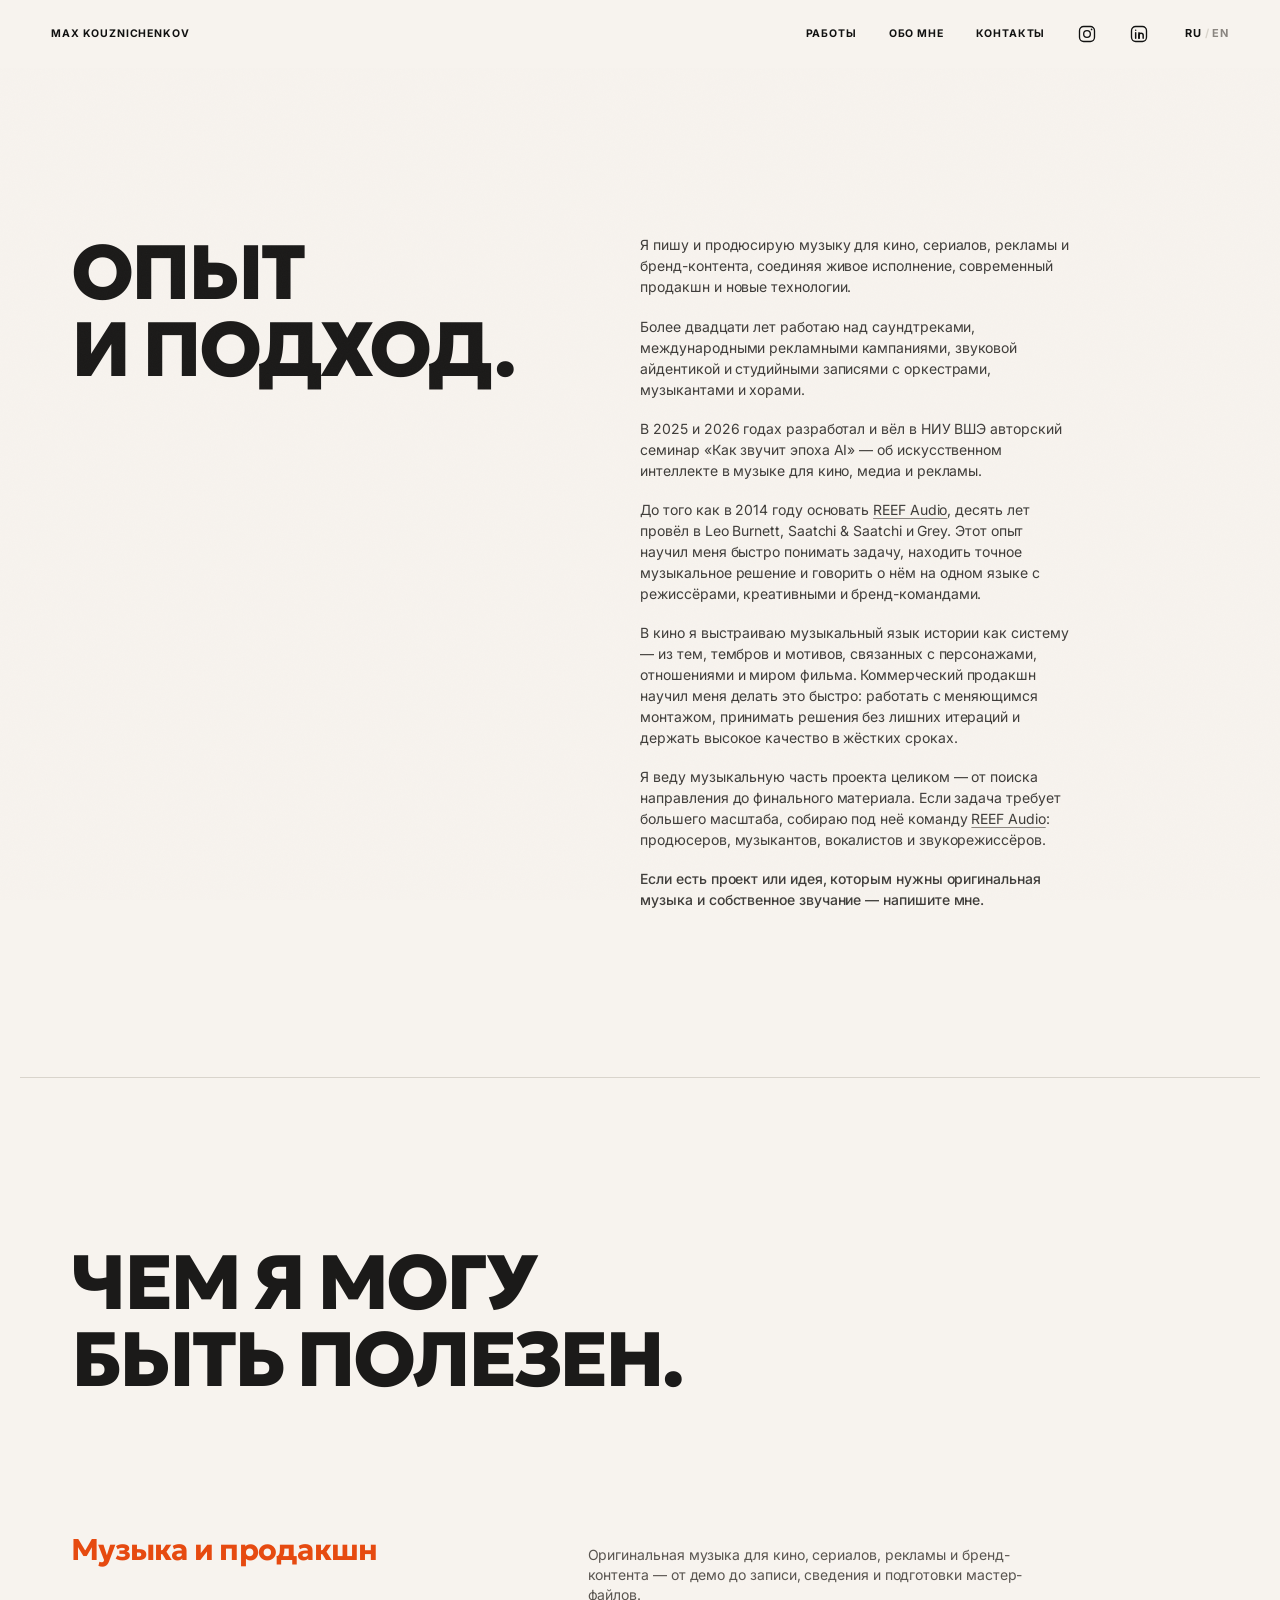
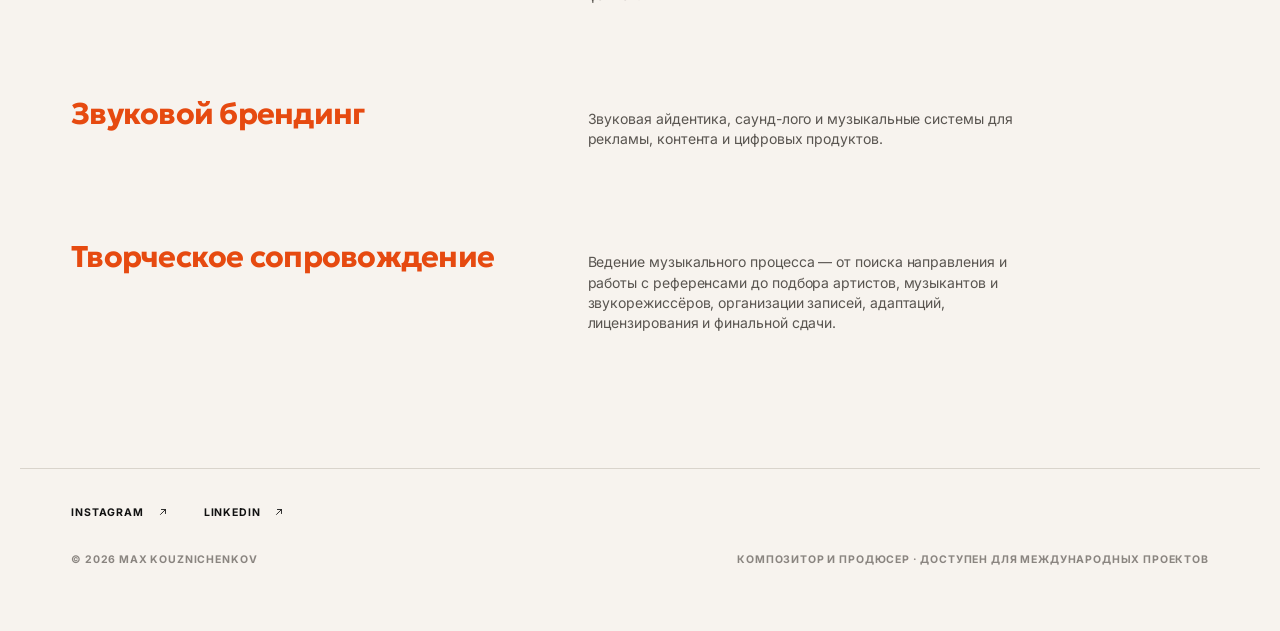
<file: ru/about/index.html>
<!doctype html>
<html lang="ru">
  <head>
    <meta charset="utf-8" />
    <meta name="viewport" content="width=device-width, initial-scale=1" />
    <title>Обо мне — Макс Кузниченков</title>
    <meta name="description" content="Опыт, подход и компетенции композитора и музыкального продюсера Макса Кузниченкова." />
    <meta property="og:title" content="Обо мне — Макс Кузниченков" />
    <meta property="og:description" content="Опыт, подход и компетенции композитора и музыкального продюсера Макса Кузниченкова." />
    <link rel="alternate" hreflang="en" href="https://maxkouznichenkov.com/about/" />
    <link rel="alternate" hreflang="ru" href="https://maxkouznichenkov.com/ru/about/" />
    <link rel="alternate" hreflang="x-default" href="https://maxkouznichenkov.com/about/" />
    <meta property="og:locale" content="ru_RU" />
    <meta property="og:type" content="website" />
    <link rel="canonical" href="https://maxkouznichenkov.com/ru/about/" />
    <meta property="og:url" content="https://maxkouznichenkov.com/ru/about/" />
    <meta property="og:site_name" content="Max Kouznichenkov" />
    <meta property="og:image" content="https://maxkouznichenkov.com/images/og-card.jpg" />
    <meta property="og:image:secure_url" content="https://maxkouznichenkov.com/images/og-card.jpg" />
    <meta property="og:image:type" content="image/jpeg" />
    <meta property="og:image:width" content="1200" />
    <meta property="og:image:height" content="630" />
    <meta property="og:image:alt" content="Макс Кузниченков — композитор и музыкальный продюсер" />
    <meta name="twitter:card" content="summary_large_image" />
    <meta name="twitter:title" content="Обо мне — Макс Кузниченков" />
    <meta name="twitter:description" content="Опыт, подход и компетенции композитора и музыкального продюсера Макса Кузниченкова." />
    <meta name="twitter:image" content="https://maxkouznichenkov.com/images/og-card.jpg" />
    <meta name="twitter:image:alt" content="Макс Кузниченков — композитор и музыкальный продюсер" />

    <link rel="icon" href="/favicon.ico" sizes="any" />
    <link rel="icon" type="image/png" sizes="32x32" href="/icons/favicon-32.png" />
    <link rel="icon" type="image/png" sizes="192x192" href="/icons/favicon-192.png" />
    <link rel="icon" type="image/png" sizes="512x512" href="/icons/favicon-512.png" />
    <link rel="apple-touch-icon" sizes="180x180" href="/icons/apple-touch-icon.png" />
    <meta name="theme-color" content="#ff5733" />

    <link rel="preconnect" href="https://fonts.googleapis.com" />
    <link rel="preconnect" href="https://fonts.gstatic.com" crossorigin />
    <link
      href="https://fonts.googleapis.com/css2?family=Geologica:wght@500;600;700;800;900&family=Inter:wght@400;500;600;700&family=JetBrains+Mono:wght@500&display=swap"
      rel="stylesheet"
    />
    <link rel="stylesheet" href="/styles.css?v=20261120-about-titles-3" />

    <script type="application/ld+json">
    {
      "@context": "https://schema.org",
      "@type": "Person",
      "name": "Max Kouznichenkov",
      "alternateName": ["Maxim Kouznichenkov", "Макс Кузниченков"],
      "url": "https://maxkouznichenkov.com/",
      "image": "https://maxkouznichenkov.com/images/og-card.jpg",
      "jobTitle": "Композитор и музыкальный продюсер",
      "description": "Композитор для кино и сериалов. Музыкальный продюсер для брендов, агентств и продакшнов.",
      "knowsAbout": [
        "Music Composition",
        "Sonic Branding",
        "Sound Design",
        "Advertising Music",
        "Film & TV Scoring",
        "Music Production"
      ],
      "worksFor": {
        "@type": "Organization",
        "name": "REEF Audio",
        "url": "https://www.thereefaudio.com/"
      },
      "sameAs": [
        "https://www.linkedin.com/in/maxkouznichenkov",
        "https://www.imdb.com/name/nm18171581/",
        "https://www.instagram.com/maxkouznichenkov/",
        "https://www.thereefaudio.com/"
      ]
    }
    </script>
    <script src="/motion.js?v=20261009-2" defer></script>
  </head>
  <body class="about-page">
    <svg width="0" height="0" style="position:absolute" aria-hidden="true" focusable="false">
<path d="M47.26 81.48 C45.18 77.68 38.80 73.98 38.80 73.98 C33.63 73.46 31.64 73.59 31.64 73.59 C32.78 76.11 37.38 79.89 37.38 79.89 C43.89 82.09 47.26 81.48 47.26 81.48 Z" fill="currentColor"/>
<path d="M43.17 74.41 C41.80 70.45 36.33 65.94 36.33 65.94 C31.50 64.65 29.58 64.46 29.58 64.46 C30.27 67.03 34.03 71.36 34.03 71.36 C39.87 74.46 43.17 74.41 43.17 74.41 Z" fill="currentColor"/>
<path d="M41.51 70.55 C40.02 72.14 39.27 75.75 39.27 75.75 C39.85 78.29 40.23 79.21 40.23 79.21 C41.25 78.27 42.32 75.49 42.32 75.49 C42.34 72.06 41.51 70.55 41.51 70.55 Z" fill="currentColor"/>
<path d="M40.10 66.52 C39.35 62.56 34.76 57.52 34.76 57.52 C30.33 55.64 28.54 55.21 28.54 55.21 C28.82 57.76 31.81 62.39 31.81 62.39 C36.94 66.13 40.10 66.52 40.10 66.52 Z" fill="currentColor"/>
<path d="M38.94 62.34 C37.32 63.66 36.14 67.00 36.14 67.00 C36.37 69.49 36.61 70.42 36.61 70.42 C37.71 69.66 39.09 67.16 39.09 67.16 C39.55 63.89 38.94 62.34 38.94 62.34 Z" fill="currentColor"/>
<path d="M38.05 58.06 C37.83 54.19 34.09 48.83 34.09 48.83 C30.10 46.52 28.43 45.89 28.43 45.89 C28.39 48.36 30.65 53.13 30.65 53.13 C35.08 57.31 38.05 58.06 38.05 58.06 Z" fill="currentColor"/>
<path d="M37.41 53.68 C35.70 54.74 34.18 57.79 34.18 57.79 C34.12 60.18 34.24 61.10 34.24 61.10 C35.38 60.51 37.00 58.29 37.00 58.29 C37.81 55.23 37.41 53.68 37.41 53.68 Z" fill="currentColor"/>
<path d="M37.03 49.26 C37.28 45.55 34.34 40.03 34.34 40.03 C30.80 37.38 29.29 36.60 29.29 36.60 C28.95 38.95 30.55 43.75 30.55 43.75 C34.28 48.22 37.03 49.26 37.03 49.26 Z" fill="currentColor"/>
<path d="M36.92 44.81 C35.16 45.62 33.37 48.34 33.37 48.34 C33.05 50.61 33.07 51.50 33.07 51.50 C34.22 51.07 36.02 49.14 36.02 49.14 C37.13 46.33 36.92 44.81 36.92 44.81 Z" fill="currentColor"/>
<path d="M37.06 40.37 C37.74 36.87 35.57 31.30 35.57 31.30 C32.50 28.40 31.15 27.49 31.15 27.49 C30.55 29.68 31.52 34.42 31.52 34.42 C34.55 39.08 37.06 40.37 37.06 40.37 Z" fill="currentColor"/>
<path d="M37.47 35.96 C35.71 36.52 33.70 38.89 33.70 38.89 C33.14 41.02 33.06 41.86 33.06 41.86 C34.21 41.59 36.13 39.97 36.13 39.97 C37.51 37.43 37.47 35.96 37.47 35.96 Z" fill="currentColor"/>
<path d="M38.15 31.62 C39.21 28.38 37.82 22.86 37.82 22.86 C35.25 19.76 34.06 18.75 34.06 18.75 C33.23 20.76 33.57 25.36 33.57 25.36 C35.91 30.12 38.15 31.62 38.15 31.62 Z" fill="currentColor"/>
<path d="M39.09 27.37 C37.34 27.68 35.15 29.68 35.15 29.68 C34.37 31.62 34.19 32.41 34.19 32.41 C35.32 32.30 37.34 31.01 37.34 31.01 C38.95 28.77 39.09 27.37 39.09 27.37 Z" fill="currentColor"/>
<path d="M40.29 23.25 C41.73 20.34 41.13 14.96 41.13 14.96 C39.09 11.71 38.09 10.61 38.09 10.61 C37.03 12.40 36.76 16.78 36.76 16.78 C38.36 21.56 40.29 23.25 40.29 23.25 Z" fill="currentColor"/>
<path d="M41.77 19.29 C40.08 19.33 37.75 20.91 37.75 20.91 C36.75 22.64 36.48 23.37 36.48 23.37 C37.56 23.42 39.65 22.48 39.65 22.48 C41.46 20.59 41.77 19.29 41.77 19.29 Z" fill="currentColor"/>
<path d="M43.52 15.51 C45.31 12.98 45.53 7.86 45.53 7.86 C44.06 4.52 43.28 3.34 43.28 3.34 C42.01 4.87 41.11 8.93 41.11 8.93 C41.93 13.64 43.52 15.51 43.52 15.51 Z" fill="currentColor"/>
<path d="M45.53 11.95 C43.94 11.71 41.51 12.83 41.51 12.83 C40.31 14.30 39.95 14.94 39.95 14.94 C40.96 15.16 43.06 14.62 43.06 14.62 C45.04 13.12 45.53 11.95 45.53 11.95 Z" fill="currentColor"/>
<path d="M47.82 8.63 C49.94 6.58 51.00 1.85 51.00 1.85 C50.18 -1.51 49.64 -2.73 49.64 -2.73 C48.19 -1.53 46.66 2.10 46.66 2.10 C46.64 6.62 47.82 8.63 47.82 8.63 Z" fill="currentColor"/>
<path d="M50.00 6.00 C52.57 4.90 55.12 1.06 55.12 1.06 C55.52 -2.20 55.46 -3.47 55.46 -3.47 C53.76 -2.89 51.18 -0.18 51.18 -0.18 C49.63 3.82 50.00 6.00 50.00 6.00 Z" fill="currentColor"/></g>
<g transform="translate(210 0) scale(-1 1)"><path d="M54.00 89.00 C33.00 71.00 31.00 27.00 50.00 6.00" fill="none" stroke="currentColor" stroke-width="1.7" stroke-linecap="round"/>
<path d="M47.26 81.48 C45.18 77.68 38.80 73.98 38.80 73.98 C33.63 73.46 31.64 73.59 31.64 73.59 C32.78 76.11 37.38 79.89 37.38 79.89 C43.89 82.09 47.26 81.48 47.26 81.48 Z" fill="currentColor"/>
<path d="M43.17 74.41 C41.80 70.45 36.33 65.94 36.33 65.94 C31.50 64.65 29.58 64.46 29.58 64.46 C30.27 67.03 34.03 71.36 34.03 71.36 C39.87 74.46 43.17 74.41 43.17 74.41 Z" fill="currentColor"/>
<path d="M41.51 70.55 C40.02 72.14 39.27 75.75 39.27 75.75 C39.85 78.29 40.23 79.21 40.23 79.21 C41.25 78.27 42.32 75.49 42.32 75.49 C42.34 72.06 41.51 70.55 41.51 70.55 Z" fill="currentColor"/>
<path d="M40.10 66.52 C39.35 62.56 34.76 57.52 34.76 57.52 C30.33 55.64 28.54 55.21 28.54 55.21 C28.82 57.76 31.81 62.39 31.81 62.39 C36.94 66.13 40.10 66.52 40.10 66.52 Z" fill="currentColor"/>
<path d="M38.94 62.34 C37.32 63.66 36.14 67.00 36.14 67.00 C36.37 69.49 36.61 70.42 36.61 70.42 C37.71 69.66 39.09 67.16 39.09 67.16 C39.55 63.89 38.94 62.34 38.94 62.34 Z" fill="currentColor"/>
<path d="M38.05 58.06 C37.83 54.19 34.09 48.83 34.09 48.83 C30.10 46.52 28.43 45.89 28.43 45.89 C28.39 48.36 30.65 53.13 30.65 53.13 C35.08 57.31 38.05 58.06 38.05 58.06 Z" fill="currentColor"/>
<path d="M37.41 53.68 C35.70 54.74 34.18 57.79 34.18 57.79 C34.12 60.18 34.24 61.10 34.24 61.10 C35.38 60.51 37.00 58.29 37.00 58.29 C37.81 55.23 37.41 53.68 37.41 53.68 Z" fill="currentColor"/>
<path d="M37.03 49.26 C37.28 45.55 34.34 40.03 34.34 40.03 C30.80 37.38 29.29 36.60 29.29 36.60 C28.95 38.95 30.55 43.75 30.55 43.75 C34.28 48.22 37.03 49.26 37.03 49.26 Z" fill="currentColor"/>
<path d="M36.92 44.81 C35.16 45.62 33.37 48.34 33.37 48.34 C33.05 50.61 33.07 51.50 33.07 51.50 C34.22 51.07 36.02 49.14 36.02 49.14 C37.13 46.33 36.92 44.81 36.92 44.81 Z" fill="currentColor"/>
<path d="M37.06 40.37 C37.74 36.87 35.57 31.30 35.57 31.30 C32.50 28.40 31.15 27.49 31.15 27.49 C30.55 29.68 31.52 34.42 31.52 34.42 C34.55 39.08 37.06 40.37 37.06 40.37 Z" fill="currentColor"/>
<path d="M37.47 35.96 C35.71 36.52 33.70 38.89 33.70 38.89 C33.14 41.02 33.06 41.86 33.06 41.86 C34.21 41.59 36.13 39.97 36.13 39.97 C37.51 37.43 37.47 35.96 37.47 35.96 Z" fill="currentColor"/>
<path d="M38.15 31.62 C39.21 28.38 37.82 22.86 37.82 22.86 C35.25 19.76 34.06 18.75 34.06 18.75 C33.23 20.76 33.57 25.36 33.57 25.36 C35.91 30.12 38.15 31.62 38.15 31.62 Z" fill="currentColor"/>
<path d="M39.09 27.37 C37.34 27.68 35.15 29.68 35.15 29.68 C34.37 31.62 34.19 32.41 34.19 32.41 C35.32 32.30 37.34 31.01 37.34 31.01 C38.95 28.77 39.09 27.37 39.09 27.37 Z" fill="currentColor"/>
<path d="M40.29 23.25 C41.73 20.34 41.13 14.96 41.13 14.96 C39.09 11.71 38.09 10.61 38.09 10.61 C37.03 12.40 36.76 16.78 36.76 16.78 C38.36 21.56 40.29 23.25 40.29 23.25 Z" fill="currentColor"/>
<path d="M41.77 19.29 C40.08 19.33 37.75 20.91 37.75 20.91 C36.75 22.64 36.48 23.37 36.48 23.37 C37.56 23.42 39.65 22.48 39.65 22.48 C41.46 20.59 41.77 19.29 41.77 19.29 Z" fill="currentColor"/>
<path d="M43.52 15.51 C45.31 12.98 45.53 7.86 45.53 7.86 C44.06 4.52 43.28 3.34 43.28 3.34 C42.01 4.87 41.11 8.93 41.11 8.93 C41.93 13.64 43.52 15.51 43.52 15.51 Z" fill="currentColor"/>
<path d="M45.53 11.95 C43.94 11.71 41.51 12.83 41.51 12.83 C40.31 14.30 39.95 14.94 39.95 14.94 C40.96 15.16 43.06 14.62 43.06 14.62 C45.04 13.12 45.53 11.95 45.53 11.95 Z" fill="currentColor"/>
<path d="M47.82 8.63 C49.94 6.58 51.00 1.85 51.00 1.85 C50.18 -1.51 49.64 -2.73 49.64 -2.73 C48.19 -1.53 46.66 2.10 46.66 2.10 C46.64 6.62 47.82 8.63 47.82 8.63 Z" fill="currentColor"/>
<path d="M50.00 6.00 C52.57 4.90 55.12 1.06 55.12 1.06 C55.52 -2.20 55.46 -3.47 55.46 -3.47 C53.76 -2.89 51.18 -0.18 51.18 -0.18 C49.63 3.82 50.00 6.00 50.00 6.00 Z" fill="currentColor"/></g></symbol>
    </svg>
    <header class="site-header">
      <a href="/ru/" class="wordmark" aria-label="Max Kouznichenkov, на главную">
        <span>Max&nbsp;Kouznichenkov</span>
      </a>

      <nav aria-label="Основное меню">
        <a href="/ru/#film">Работы</a>
        <a href="#about">Обо мне</a>
        <a href="/ru/#contact">Контакты</a>
        <a
          href="https://www.instagram.com/maxkouznichenkov/"
          target="_blank"
          rel="noopener noreferrer"
          class="social-icon"
          aria-label="Instagram"
        >
          <svg viewBox="0 0 24 24" width="20" height="20" fill="none" stroke="currentColor" stroke-width="1.6" stroke-linecap="round" stroke-linejoin="round" aria-hidden="true">
            <rect x="3" y="3" width="18" height="18" rx="5" ry="5"></rect>
            <circle cx="12" cy="12" r="4"></circle>
            <circle cx="17.5" cy="6.5" r="1" fill="currentColor" stroke="none"></circle>
          </svg>
        </a>
        <a
          href="https://www.linkedin.com/in/maxkouznichenkov"
          target="_blank"
          rel="noopener noreferrer"
          class="social-icon"
          aria-label="LinkedIn"
        >
          <svg viewBox="0 0 24 24" width="20" height="20" fill="none" stroke="currentColor" stroke-width="1.6" stroke-linecap="round" stroke-linejoin="round" aria-hidden="true">
            <rect x="3" y="3" width="18" height="18" rx="5" ry="5"></rect>
            <path d="M8 10.5v6.5" stroke-width="1.8"></path>
            <circle cx="8" cy="7.6" r="0.9" fill="currentColor" stroke="none"></circle>
            <path d="M12 17v-3.5a2.5 2.5 0 0 1 5 0V17" stroke-width="1.8"></path>
            <path d="M12 17v-6.5" stroke-width="1.8"></path>
          </svg>
        </a>
        <a href="/about/" class="lang-switch" hreflang="en" aria-label="Switch to English"><span class="lang-cur">RU</span><span class="lang-sep">/</span><span class="lang-alt">EN</span></a>
      </nav>
      <a href="/ru/#contact" class="header-cta">Написать</a>
      <button
        class="nav-toggle"
        type="button"
        aria-expanded="false"
        aria-controls="mobile-nav"
        aria-label="Открыть меню"
      >
        <span class="nav-toggle-bars" aria-hidden="true">
          <span></span>
          <span></span>
        </span>
      </button>
    </header>
    <div class="mobile-nav" id="mobile-nav" hidden>
      <nav class="mobile-nav-links" aria-label="Мобильное меню">
        <a href="/ru/#film">Кино</a>
        <a href="/ru/#commercial">Реклама</a>
        <a href="/ru/#clients">Клиенты</a>
        <a href="#about" aria-current="page">Обо мне</a>
        <a href="/ru/#contact">Контакты</a>
      </nav>
      <div class="mobile-nav-foot">
        <a href="https://www.instagram.com/maxkouznichenkov/" target="_blank" rel="noopener noreferrer">Instagram</a>
        <a href="https://www.linkedin.com/in/maxkouznichenkov" target="_blank" rel="noopener noreferrer">LinkedIn</a>
        <a href="https://www.imdb.com/name/nm18171581/" target="_blank" rel="noopener noreferrer">IMDb</a>
      </div>
    </div>


    <main>
      <!-- 01. EXPERIENCE & APPROACH -->
      <section id="about" class="about reveal" aria-labelledby="about-h">
        <div class="about-grid">
          <div class="about-head">
        <h2 id="about-h" class="section-display">ОПЫТ<br />И ПОДХОД.</h2>
          </div>
        <div class="prose">
          <p>
            Я пишу и продюсирую музыку для кино, сериалов, рекламы и
            бренд-контента, соединяя живое исполнение, современный продакшн
            и новые технологии.
          </p>
          <p>
            Более двадцати лет работаю над саундтреками, международными
            рекламными кампаниями, звуковой айдентикой и студийными записями
            с оркестрами, музыкантами и хорами.
          </p>
          <p>
            В 2025 и 2026 годах разработал и вёл в НИУ ВШЭ авторский семинар
            &laquo;Как звучит эпоха AI&raquo; &mdash; об искусственном
            интеллекте в музыке для кино, медиа и рекламы.
          </p>
          <p>
            До того как в 2014 году основать <a class="inline-link" href="https://www.thereefaudio.com" target="_blank" rel="noopener">REEF Audio</a>, десять лет провёл
            в Leo Burnett, Saatchi &amp; Saatchi и Grey. Этот опыт научил меня
            быстро понимать задачу, находить точное музыкальное решение и
            говорить о нём на одном языке с режиссёрами, креативными и
            бренд-командами.
          </p>
          <p>
            В кино я выстраиваю музыкальный язык истории как систему &mdash;
            из тем, тембров и мотивов, связанных с персонажами, отношениями
            и миром фильма. Коммерческий продакшн научил меня делать это
            быстро: работать с меняющимся монтажом, принимать решения без
            лишних итераций и держать высокое качество в жёстких сроках.
          </p>
          <p>
            Я веду музыкальную часть проекта целиком &mdash; от поиска
            направления до финального материала. Если задача требует
            большего масштаба, собираю под неё команду <a class="inline-link" href="https://www.thereefaudio.com" target="_blank" rel="noopener">REEF Audio</a>:
            продюсеров, музыкантов, вокалистов и звукорежиссёров.
          </p>
          <p class="prose-close">
            Если есть проект или идея, которым нужны оригинальная музыка
            и собственное звучание &mdash; напишите мне.
          </p>
        </div>
        </div>
      </section>

      <hr class="rule" />

      <!-- 02. CAPABILITIES -->
      <section id="services" class="services reveal" aria-labelledby="serv-h">
        <h2 id="serv-h" class="section-display">ЧЕМ Я МОГУ<br />БЫТЬ ПОЛЕЗЕН.</h2>

        <ul class="service-list">
          <li class="stagger">
            <h3 class="service-title">Музыка и&nbsp;продакшн</h3>
            <p class="service-body">
              Оригинальная музыка для кино, сериалов, рекламы и бренд-контента —
              от демо до записи, сведения и подготовки мастер-файлов.
            </p>
          </li>
          <li class="stagger">
            <h3 class="service-title">Звуковой брендинг</h3>
            <p class="service-body">
              Звуковая айдентика, саунд-лого и музыкальные системы для рекламы,
              контента и цифровых продуктов.
            </p>
          </li>
          <li class="stagger">
            <h3 class="service-title">Творческое сопровождение</h3>
            <p class="service-body">
              Ведение музыкального процесса — от поиска направления и работы
              с референсами до подбора артистов, музыкантов и
              звукорежиссёров, организации записей, адаптаций,
              лицензирования и финальной сдачи.
            </p>
          </li>
        </ul>
      </section>


    </main>

    <footer class="site-footer">
      <nav class="about-socials" aria-label="Социальные сети">
        <ul class="contact-links">
          <li><a href="https://instagram.com/maxkouznichenkov" target="_blank" rel="noopener">Instagram<svg class="link-arrow" viewBox="0 0 16 16" width="14" height="14" fill="none" stroke="currentColor" stroke-width="1.4" stroke-linecap="round" stroke-linejoin="round" aria-hidden="true"><path d="M4 12L12 4"/><path d="M5.5 4H12v6.5"/></svg></a></li>
          <li><a href="https://www.linkedin.com/in/maxkouznichenkov" target="_blank" rel="noopener">LinkedIn<svg class="link-arrow" viewBox="0 0 16 16" width="14" height="14" fill="none" stroke="currentColor" stroke-width="1.4" stroke-linecap="round" stroke-linejoin="round" aria-hidden="true"><path d="M4 12L12 4"/><path d="M5.5 4H12v6.5"/></svg></a></li>
        </ul>
      </nav>
      <p>&copy; <span id="year"></span> Max Kouznichenkov</p>
      <p class="footer-meta">Композитор и продюсер · Доступен для международных проектов</p>
    </footer>

    <div class="lightbox" id="lightbox" role="dialog" aria-modal="true" aria-label="Видеоплеер" hidden>
      <button class="lightbox-close" type="button" aria-label="Закрыть видео">
        <svg viewBox="0 0 24 24" width="22" height="22" fill="none" stroke="currentColor" stroke-width="1.6" stroke-linecap="round" aria-hidden="true"><path d="M6 6l12 12M18 6L6 18"/></svg>
      </button>
      <div class="lightbox-stage">
        <div class="lightbox-frame" id="lightbox-frame"></div>
        <p class="lightbox-meta">
          <span id="lightbox-label"></span>
        </p>
      </div>
    </div>

    <script>
      document.getElementById('year').textContent = new Date().getFullYear();

      // Reveal-on-scroll animation
      /* mobile menu */
      (function () {
        var toggle = document.querySelector('.nav-toggle');
        var panel = document.getElementById('mobile-nav');
        if (!toggle || !panel) return;

        function open() {
          panel.hidden = false;
          document.body.classList.add('no-scroll');
          toggle.setAttribute('aria-expanded', 'true');
          toggle.setAttribute('aria-label', 'Закрыть меню');
          requestAnimationFrame(function () { panel.classList.add('is-open'); });
        }

        function close() {
          panel.classList.remove('is-open');
          document.body.classList.remove('no-scroll');
          toggle.setAttribute('aria-expanded', 'false');
          toggle.setAttribute('aria-label', 'Открыть меню');
          window.setTimeout(function () {
            if (!panel.classList.contains('is-open')) panel.hidden = true;
          }, 300);
        }

        toggle.addEventListener('click', function () {
          if (toggle.getAttribute('aria-expanded') === 'true') close();
          else open();
        });

        panel.querySelectorAll('a').forEach(function (a) {
          a.addEventListener('click', close);
        });

        var mark = document.querySelector('.wordmark');
        if (mark) {
          mark.addEventListener('click', function () {
            if (toggle.getAttribute('aria-expanded') === 'true') close();
          });
        }

        document.addEventListener('keydown', function (e) {
          if (e.key === 'Escape' && toggle.getAttribute('aria-expanded') === 'true') {
            close();
            toggle.focus();
          }
        });

        window.addEventListener('resize', function () {
          if (window.innerWidth > 720 && toggle.getAttribute('aria-expanded') === 'true') close();
        });
      })();

      /* состояние прокрутки для шапки (мобильный CTA) */
      (function () {
        var t = false;
        function sync() {
          document.documentElement.classList.toggle('is-scrolled', window.scrollY > 120);
          t = false;
        }
        window.addEventListener('scroll', function () {
          if (!t) { t = true; window.requestAnimationFrame(sync); }
        }, { passive: true });
        sync();
      })();


      // Commercial reels: progressive reveal
      (function () {
        var btn = document.querySelector('.reel-more');
        var grid = document.getElementById('reel-grid');
        if (!btn || !grid) return;
        var STEP = 6;

        function hiddenItems() {
          return Array.prototype.slice.call(grid.querySelectorAll('.reel-item[hidden]'));
        }

        function sync() {
          var left = hiddenItems().length;
          var wrap = btn.closest('.reel-more-wrap');
          if (!left) {
            if (wrap && wrap.parentNode) wrap.parentNode.removeChild(wrap);
            return;
          }
        }

        btn.addEventListener('click', function () {
          var batch = hiddenItems().slice(0, STEP);
          batch.forEach(function (li, i) {
            li.hidden = false;
          });
          sync();
        });

        sync();
      })();

      // Commercial reel lightbox
      (function () {
        var box = document.getElementById('lightbox');
        if (!box) return;
        var frame = document.getElementById('lightbox-frame');
        var label = document.getElementById('lightbox-label');
        var closeBtn = box.querySelector('.lightbox-close');
        var lastFocus = null;

        function open(id, text) {
          lastFocus = document.activeElement;
          label.textContent = text || '';
          frame.innerHTML =
            '<iframe src="https://player.vimeo.com/video/' + id +
            '?autoplay=1&title=0&byline=0&portrait=0&dnt=1" allow="autoplay; fullscreen; picture-in-picture" allowfullscreen title="' +
            (text || 'Video') + '"></iframe>';
          box.hidden = false;
          document.body.classList.add('no-scroll');
          requestAnimationFrame(function () { box.classList.add('is-open'); });
          closeBtn.focus();
        }

        function close() {
          box.classList.remove('is-open');
          document.body.classList.remove('no-scroll');
          window.setTimeout(function () {
            box.hidden = true;
            frame.innerHTML = '';
          }, 220);
          if (lastFocus && lastFocus.focus) lastFocus.focus();
        }

        document.querySelectorAll('.reel-open').forEach(function (btn) {
          btn.addEventListener('click', function () {
            open(btn.getAttribute('data-vimeo'), btn.getAttribute('data-label'));
          });
        });

        closeBtn.addEventListener('click', close);
        box.addEventListener('click', function (e) {
          if (e.target === box || e.target.classList.contains('lightbox-stage')) close();
        });
        document.addEventListener('keydown', function (e) {
          if (e.key === 'Escape' && !box.hidden) close();
        });
      })();

      // Subtle hero portrait parallax
      (function () {
        var img = document.querySelector('.hero-portrait img');
        if (!img) return;
        var reduce = window.matchMedia('(prefers-reduced-motion: reduce)').matches;
        if (reduce) return;
        var ticking = false;
        window.addEventListener('scroll', function () {
          if (!ticking) {
            window.requestAnimationFrame(function () {
              var y = Math.min(window.scrollY, 600);
              img.style.transform = 'translate3d(0,' + (y * 0.04) + 'px,0)';
              ticking = false;
            });
            ticking = true;
          }
        }, { passive: true });
      })();

    </script>
  </body>
</html>
</file>
<file: styles.css>
/* ============================================================
   Max Kouznichenkov — Advertising Composer & Producer
   Editorial / executive tone. Geologica display + Inter body
   Neue body. Brand orange #ff5733 used as a single accent.
   ============================================================ */

:root {
  /* Palette — orange editorial grotesk */
  --ink: #111111;
  --ink-soft: #2a2a2a;
  --ink-mute: #8a8580;
  --paper: #f7f3ee;
  --paper-alt: #efeae3;
  --rule: #d9d4cc;
  --accent: #ff5a1f;
  --accent-hover: #e64a10;

  /* Fonts — Geologica display (латиница + кириллица в одной системе) + Inter body */
  --font-display: 'Geologica', 'Helvetica Neue', Arial, sans-serif;
  --font-body: 'Inter', 'Helvetica Neue', 'Helvetica', Arial, sans-serif;

  /* Layout */
  --max: 1240px;
  --gutter: clamp(20px, 4vw, 56px);

  /* Type scale per brief */
  --text-xs: 11px;
  --text-sm: 12px;
  --text-base: 16px;
  --text-md: 17px;
  --text-lg: 19px;
  --text-statement: clamp(23px, 3.5vw, 42px);
  --text-hero: clamp(42px, 8.6vw, 122px);
  --text-section: clamp(33px, 6vw, 84px);
  --text-contact: clamp(42px, 7.8vw, 104px);
  --text-mega: clamp(48px, 8.6vw, 116px);
}

* {
  box-sizing: border-box;
}

html,
body {
  margin: 0;
  padding: 0;
}

body {
  background: var(--paper);
  color: var(--ink);
  font-family: var(--font-body);
  font-size: var(--text-base);
  line-height: 1.55;
  letter-spacing: -0.005em;
  -webkit-font-smoothing: antialiased;
  -moz-osx-font-smoothing: grayscale;
  text-rendering: optimizeLegibility;
}

::selection {
  background: var(--accent);
  color: #ffffff;
}

a {
  color: inherit;
  text-decoration: none;
}

p {
  margin: 0;
}

.sr-only {
  position: absolute;
  width: 1px;
  height: 1px;
  padding: 0;
  margin: -1px;
  overflow: hidden;
  clip: rect(0, 0, 0, 0);
  white-space: nowrap;
  border: 0;
}

/* ---------- header ---------- */
.site-header {
  position: sticky;
  top: 0;
  z-index: 40;
  display: flex;
  align-items: center;
  justify-content: space-between;
  padding: 22px var(--gutter);
  background: color-mix(in oklab, var(--paper) 92%, transparent);
  backdrop-filter: blur(10px);
  -webkit-backdrop-filter: blur(10px);
}

.wordmark {
  display: inline-flex;
  align-items: center;
  gap: 12px;
  font-family: var(--font-body);
  font-weight: 700;
  font-size: var(--text-xs);
  letter-spacing: 0.08em;
  text-transform: uppercase;
  color: var(--ink);
}

.site-header nav {
  display: flex;
  gap: 32px;
  font-family: var(--font-body);
  font-weight: 700;
  font-size: var(--text-xs);
  letter-spacing: 0.08em;
  text-transform: uppercase;
  color: var(--ink);
}

/* Header nav: animated underline reveal */
.site-header nav a {
  position: relative;
  padding: 4px 0;
  transition: color 0.3s ease;
}

.site-header nav a::after {
  content: '';
  position: absolute;
  left: 0;
  right: 0;
  bottom: 0;
  height: 1px;
  background: var(--accent);
  transform: scaleX(0);
  transform-origin: left center;
  transition: transform 0.35s cubic-bezier(0.2, 0.8, 0.2, 1);
}

.site-header nav a:hover {
  color: var(--accent);
}

.site-header nav a:hover::after {
  transform: scaleX(1);
}

/* Social icons in header */
.site-header nav a.social-icon {
  display: inline-flex;
  align-items: center;
  justify-content: center;
  padding: 0;
  color: var(--ink);
  transition: color 0.3s ease, transform 0.3s ease;
}

.site-header nav a.social-icon::after {
  display: none;
}

.site-header nav a.social-icon:hover {
  color: var(--accent);
  transform: translateY(-1px);
}

.site-header nav a.social-icon svg {
  display: block;
}

/* ---------- hero ---------- */
.hero {
  max-width: var(--max);
  margin: 0 auto;
  padding: clamp(72px, 10vw, 120px) var(--gutter) clamp(96px, 13vw, 160px);
}

.hero-inner {
  display: grid;
  grid-template-columns: minmax(0, 1fr) clamp(260px, 26vw, 340px);
  gap: clamp(40px, 6vw, 96px);
  align-items: start;
}

.hero-text {
  min-width: 0;
}

.hero-portrait {
  margin: clamp(24px, 3vw, 48px) 0 0;
  width: 100%;
  aspect-ratio: 4 / 5;
  overflow: hidden;
  background: #efece5;
  position: relative;
}

.hero-portrait img {
  width: 100%;
  height: 100%;
  object-fit: cover;
  object-position: center 30%;
  display: block;
  will-change: transform;
  transition: transform 0.6s cubic-bezier(0.2, 0.8, 0.2, 1);
}

.hero-portrait:hover img {
  transform: scale(1.02);
}

.eyebrow {
  font-family: var(--font-body);
  font-weight: 700;
  font-size: var(--text-xs);
  letter-spacing: 0.08em;
  text-transform: uppercase;
  color: var(--ink);
  margin-bottom: clamp(24px, 3.5vw, 48px);
}

.hero-title {
  font-family: var(--font-display);
  font-weight: 900;
  font-size: var(--text-hero);
  line-height: 0.9;
  letter-spacing: -0.04em;
  margin: 0 0 clamp(28px, 4vw, 48px);
  color: var(--ink);
  text-transform: uppercase;
  overflow-wrap: break-word;
  word-break: normal;
}

.hero-title .accent {
  color: var(--accent);
}

/* Black continuation: sized to match section headings visually,
   constrained by the narrower hero text column so two lines fit. */
.hero-title .hero-rest {
  display: block;
  font-size: clamp(28px, 3.6vw, 50px);
  line-height: 0.95;
  letter-spacing: -0.03em;
  margin-top: clamp(8px, 1.2vw, 18px);
}

.hero-title .hero-line {
  display: block;
  white-space: normal;
  overflow-wrap: break-word;
}

.hero-lede {
  font-family: var(--font-body);
  font-weight: 400;
  font-size: var(--text-lg);
  line-height: 1.5;
  color: var(--ink);
  max-width: 38ch;
  margin: 0 0 clamp(28px, 4vw, 48px);
}

.hero-lede strong {
  font-weight: 600;
  color: var(--ink);
}

.hero-actions {
  display: flex;
  flex-wrap: wrap;
  gap: 28px 40px;
}

.link-action {
  display: inline-flex;
  align-items: center;
  gap: 14px;
  font-family: var(--font-body);
  font-weight: 700;
  font-size: var(--text-xs);
  letter-spacing: 0.08em;
  text-transform: uppercase;
  color: var(--ink);
  border-bottom: 1px solid var(--ink);
  padding-bottom: 4px;
  transition: color 0.3s ease, border-color 0.3s ease, gap 0.3s ease;
}

.link-action:hover {
  color: var(--accent);
  border-bottom-color: var(--accent);
  gap: 20px;
}

/* ---------- rule between sections ---------- */
.rule {
  border: 0;
  height: 1px;
  background: var(--rule);
  max-width: var(--max);
  margin: 0 auto;
}

/* ---------- shared section spacing (+more air) ---------- */
.about,
.why-early,
.work,
.clients,
.cinematic,
.recognition,
.services,
.contact {
  max-width: var(--max);
  margin: 0 auto;
  padding: clamp(96px, 13vw, 168px) var(--gutter);
}

/* ---------- cinematic ---------- */
.cinematic .section-display {
  max-width: none;
  margin-bottom: clamp(48px, 6vw, 88px);
}

.cinematic-grid {
  list-style: none;
  padding: 0;
  margin: 0;
  display: grid;
  grid-template-columns: repeat(3, 1fr);
  gap: clamp(18px, 2vw, 32px);
}

.cinematic-item {
  margin: 0;
}

.cinematic-item figure {
  margin: 0;
  display: flex;
  flex-direction: column;
  gap: clamp(14px, 1.4vw, 22px);
}

.poster {
  position: relative;
  aspect-ratio: 27 / 40;
  overflow: hidden;
  background: var(--paper-alt);
  border-radius: 2px;
  box-shadow:
    0 1px 0 rgba(0, 0, 0, 0.02),
    0 12px 32px -18px rgba(17, 17, 17, 0.28),
    0 30px 60px -30px rgba(17, 17, 17, 0.18);
  transform: translateZ(0);
  transition: transform 0.5s cubic-bezier(0.2, 0.8, 0.2, 1),
    box-shadow 0.5s cubic-bezier(0.2, 0.8, 0.2, 1);
}

.poster img {
  width: 100%;
  height: 100%;
  object-fit: cover;
  display: block;
  transition: transform 0.6s cubic-bezier(0.2, 0.8, 0.2, 1);
}

.cinematic-item:hover .poster {
  transform: translateY(-4px);
  box-shadow:
    0 1px 0 rgba(0, 0, 0, 0.02),
    0 18px 40px -18px rgba(17, 17, 17, 0.36),
    0 40px 80px -30px rgba(17, 17, 17, 0.24);
}

.cinematic-item:hover .poster img {
  transform: scale(1.03);
}

.cinematic-title {
  font-family: var(--font-display);
  font-weight: 700;
  font-size: clamp(16px, 1.35vw, 20px);
  letter-spacing: -0.01em;
  color: var(--ink);
  margin: 0;
  text-transform: uppercase;
  line-height: 1.15;
}

.cinematic-meta {
  font-family: var(--font-body);
  font-size: 13px;
  line-height: 1.4;
  color: var(--ink-mute);
  margin: 4px 0 0;
  letter-spacing: 0.02em;
}

/* состав: мельче подписи и светлее, чтобы не спорить с названием */
.cinematic-cast {
  font-family: var(--font-body);
  font-size: 11.5px;
  line-height: 1.5;
  color: var(--ink-mute);
  opacity: 0.72;
  margin: 7px 0 0;
  letter-spacing: 0.015em;
}

/* моя роль в проекте — тише состава, но тоном ближе к основному тексту */
.cinematic-credit {
  font-family: var(--font-body);
  font-size: 11.5px;
  line-height: 1.5;
  letter-spacing: 0.015em;
  color: rgba(17, 17, 17, 0.62);
  margin: 6px 0 0;
}

/* Награда — внутри строки роли: акцент только на названии премии */
.award-fest {
  font-weight: 700;
  color: var(--accent);
  letter-spacing: 0.03em;
}

.award-sep {
  color: rgba(17, 17, 17, 0.34);
  padding: 0 1px;
}


/* Large editorial section number — own line, accent color */
.section-num {
  font-family: var(--font-display);
  font-weight: 900;
  font-size: var(--text-section);
  line-height: 0.9;
  letter-spacing: -0.04em;
  color: var(--accent);
  margin: 0 0 clamp(8px, 1.2vw, 20px);
  display: block;
}

/* Section display heading — black per brief */
.section-display {
  font-family: var(--font-display);
  font-weight: 900;
  font-size: var(--text-section);
  line-height: 0.9;
  letter-spacing: -0.04em;
  color: var(--ink);
  margin: 0 0 clamp(56px, 7vw, 96px);
  text-transform: uppercase;
  max-width: 12ch;
}

/* ---------- about / prose ---------- */
.prose {
  max-width: 62ch;
  margin: 0;
}

.prose p {
  font-family: var(--font-body);
  font-size: var(--text-md);
  line-height: 1.55;
  color: var(--ink);
  margin-bottom: 1.4em;
  font-weight: 400;
  max-width: 680px;
}

.prose p:last-child {
  margin-bottom: 0;
}

.prose .prose-close {
  font-weight: 500;
}

/* ---------- inline link ---------- */
.inline-link {
  color: inherit;
  text-decoration: underline;
  text-decoration-thickness: 1px;
  text-underline-offset: 3px;
  text-decoration-color: var(--ink-mute);
  transition: color 0.2s ease, text-decoration-color 0.2s ease;
}

.inline-link:hover {
  color: var(--accent);
  text-decoration-color: var(--accent);
}

.inline-link strong {
  font-weight: 600;
  color: inherit;
}

/* ---------- HOW I CONTRIBUTE — editorial list with orange numbers ---------- */
.service-list {
  list-style: none;
  margin: 0;
  padding: 0;
  border-top: 1px solid var(--rule);
}

.service-list li {
  display: grid;
  grid-template-columns: clamp(60px, 7vw, 84px) minmax(0, 1fr) minmax(0, 1.3fr);
  gap: clamp(20px, 3vw, 48px);
  padding: clamp(32px, 3.6vw, 48px) 0;
  border-bottom: 1px solid var(--rule);
  align-items: baseline;
}

.service-list li:last-child {
  border-bottom: 0;
}

.service-num {
  font-family: var(--font-body);
  font-weight: 700;
  font-size: 10px;
  letter-spacing: 0.08em;
  color: var(--ink-mute);
  text-transform: uppercase;
  line-height: 1;
  display: inline-flex;
  align-items: baseline;
  gap: 4px;
  white-space: nowrap;
}

.service-num .num-parent {
  color: var(--ink-mute);
}

.service-num .num-sep {
  color: var(--ink-mute);
  opacity: 0.6;
  font-weight: 400;
}

.service-num .num-child {
  color: var(--ink);
}

.service-title {
  font-family: var(--font-display);
  font-weight: 800;
  font-size: clamp(22px, 2.4vw, 30px);
  line-height: 1.05;
  letter-spacing: -0.025em;
  color: var(--ink);
  margin: 0;
  text-transform: none;
}

.service-body {
  font-family: var(--font-body);
  font-weight: 400;
  font-size: var(--text-md);
  line-height: 1.5;
  color: var(--ink-soft);
  margin: 0;
  max-width: 52ch;
}

/* ---------- BEYOND THE MUSIC — editorial numbered list ---------- */
.why-list {
  list-style: none;
  margin: 0;
  padding: 0;
  border-top: 1px solid var(--rule);
  counter-reset: why;
}

.why-list li {
  display: grid;
  grid-template-columns: clamp(60px, 7vw, 84px) minmax(0, 1fr);
  gap: clamp(20px, 3vw, 48px);
  align-items: baseline;
  font-family: var(--font-body);
  font-weight: 400;
  font-size: var(--text-md);
  line-height: 1.5;
  color: var(--ink);
  padding: clamp(20px, 2.4vw, 28px) 0;
  border-bottom: 1px solid var(--rule);
  letter-spacing: -0.005em;
  counter-increment: why;
}

.why-list li::before {
  content: '03 / ' counter(why, decimal-leading-zero);
  font-family: var(--font-body);
  font-weight: 700;
  font-size: 10px;
  letter-spacing: 0.08em;
  color: var(--ink-mute);
  line-height: 1;
  white-space: nowrap;
}

/* ---------- CLIENTS — flowing list with middots ---------- */
.clients-grid {
  display: grid;
  grid-template-columns: 1fr 1fr;
  gap: clamp(32px, 5vw, 80px);
}

.micro-label {
  font-family: var(--font-body);
  font-weight: 700;
  font-size: var(--text-xs);
  letter-spacing: 0.08em;
  text-transform: uppercase;
  color: var(--accent);
  margin: 0 0 20px;
}

.client-list {
  font-family: var(--font-body);
  font-weight: 400;
  font-size: var(--text-md);
  line-height: 1.85;
  color: var(--ink);
  letter-spacing: -0.005em;
}

/* ---------- CONTACT — Apple-style balanced ---------- */
.contact {
  padding-top: clamp(112px, 15vw, 192px);
  padding-bottom: clamp(112px, 15vw, 192px);
}

.contact-headline {
  font-family: var(--font-display);
  font-weight: 900;
  font-size: var(--text-contact);
  line-height: 0.9;
  letter-spacing: -0.04em;
  color: var(--ink);
  margin: 0 0 clamp(48px, 6vw, 80px);
  text-transform: uppercase;
  max-width: 14ch;
}

.contact-headline .accent {
  color: var(--accent);
}

.contact-email {
  font-family: var(--font-display);
  font-weight: 800;
  font-size: clamp(26px, 3.6vw, 44px);
  line-height: 1.05;
  letter-spacing: -0.03em;
  margin: 0 0 clamp(48px, 6vw, 80px);
  text-transform: lowercase;
}

.contact-email a {
  display: inline-block;
  padding-bottom: 6px;
  border-bottom: 1px solid var(--ink);
  transition: color 0.3s ease, border-color 0.3s ease;
}

.contact-email a:hover {
  color: var(--accent);
  border-bottom-color: var(--accent);
}

.contact-links {
  list-style: none;
  margin: 0;
  padding: 0;
  display: flex;
  flex-wrap: wrap;
  gap: 14px 36px;
  font-family: var(--font-body);
  font-weight: 700;
  font-size: var(--text-xs);
  letter-spacing: 0.08em;
  text-transform: uppercase;
  color: var(--ink);
}

.contact-links a {
  position: relative;
  display: inline-flex;
  align-items: center;
  gap: 6px;
  padding: 4px 0;
  color: var(--ink);
  transition: color 0.3s ease;
}

.contact-links a::after {
  content: '';
  position: absolute;
  left: 0;
  right: 0;
  bottom: 0;
  height: 1px;
  background: var(--accent);
  transform: scaleX(0);
  transform-origin: left center;
  transition: transform 0.35s cubic-bezier(0.2, 0.8, 0.2, 1);
}

.contact-links a:hover {
  color: var(--accent);
}

.contact-links a:hover::after {
  transform: scaleX(1);
}

.contact-note {
  font-family: var(--font-body);
  font-weight: 400;
  font-size: var(--text-base);
  line-height: 1.6;
  color: var(--ink-mute);
  max-width: 56ch;
  margin: clamp(48px, 6vw, 80px) 0;
}

.contact-note + .contact-links {
  margin-top: clamp(48px, 6vw, 80px);
}

.link-arrow {
  display: inline-block;
  width: 0.95em;
  height: 0.95em;
  color: inherit;
  margin-left: 8px;
  vertical-align: -0.08em;
  overflow: visible;
  transition: transform 0.3s cubic-bezier(0.2, 0.8, 0.2, 1);
}

.contact-links a:hover .link-arrow {
  transform: translate(2px, -2px);
}

/* ---------- footer ---------- */
.site-footer {
  max-width: var(--max);
  margin: 0 auto;
  padding: 56px var(--gutter) 64px;
  display: flex;
  justify-content: space-between;
  align-items: baseline;
  gap: 24px;
  font-family: var(--font-body);
  font-weight: 700;
  font-size: var(--text-xs);
  letter-spacing: 0.08em;
  text-transform: uppercase;
  color: var(--ink-mute);
  border-top: 1px solid var(--rule);
}

.footer-meta {
  text-align: right;
}

/* ---------- REVEAL ANIMATION ---------- */
/* Content stays visible if JavaScript is unavailable. */
/* Subtle hover — single color shift, no movement */
.service-list li,
.why-list li,
.service-title,
.service-num .num-child,
.why-list li::before {
  transition: color 0.35s ease;
}

.service-list li:hover .service-title,
.service-list li:hover .num-child {
  color: var(--accent);
}

.why-list li:hover {
  color: var(--accent);
}

.why-list li:hover::before {
  color: var(--ink);
}

/* Soft entrance for the hero on initial load */
.hero-text .eyebrow,
.hero-text .hero-title,
.hero-text .hero-lede,
.hero-text .hero-actions {
  opacity: 0;
  transform: translateY(16px);
  animation: hero-in 1s cubic-bezier(0.2, 0.8, 0.2, 1) forwards;
}
.hero-text .eyebrow { animation-delay: 0.05s; }
.hero-text .hero-title { animation-delay: 0.15s; }
.hero-text .hero-lede { animation-delay: 0.4s; }
.hero-text .hero-actions { animation-delay: 0.55s; }

.hero-portrait {
  opacity: 0;
  animation: hero-in 1.2s cubic-bezier(0.2, 0.8, 0.2, 1) 0.25s forwards;
}

@keyframes hero-in {
  to {
    opacity: 1;
    transform: translateY(0);
  }
}

@media (prefers-reduced-motion: reduce) {
  .reveal,
  .reveal .stagger {
    opacity: 1;
    transform: none;
    transition: none;
  }
  .hero-text .eyebrow,
  .hero-text .hero-title,
  .hero-text .hero-lede,
  .hero-text .hero-actions,
  .hero-portrait {
    opacity: 1;
    transform: none;
    animation: none;
  }
  .hero-portrait img,
  .link-action,
  .contact-links a,
  .service-list li,
  .why-list li,
  .why-list li::before {
    transition: none !important;
  }
}

/* ---------- responsive ---------- */
@media (max-width: 960px) {
  .service-list li {
    grid-template-columns: clamp(40px, 7vw, 56px) 1fr;
    gap: 10px 20px;
  }
  .service-list li .service-body {
    grid-column: 2 / -1;
  }

  .why-list li {
    grid-template-columns: clamp(40px, 7vw, 56px) 1fr;
  }

  .clients-grid {
    grid-template-columns: 1fr;
  }

  .cinematic-grid {
    grid-template-columns: repeat(2, 1fr);
    gap: 24px;
  }
}

@media (max-width: 720px) {
  :root {
    --text-base: 15px;
    --text-md: 15px;
    --text-lg: 16px;
    --text-hero: clamp(40px, 10.5vw, 56px);
    --text-section: clamp(32px, 9.5vw, 46px);
    --text-contact: clamp(38px, 11vw, 56px);
    --text-statement: clamp(21px, 5.2vw, 27px);
  }

  .site-header nav {
    gap: 20px;
  }

  .hero {
    padding-top: 80px;
  }

  .hero-inner {
    grid-template-columns: 1fr;
    gap: 48px;
  }

  .hero-portrait {
    order: -1;
    max-width: 260px;
    aspect-ratio: 4 / 5;
  }

  .cinematic-grid {
    grid-template-columns: 1fr;
    gap: clamp(28px, 6vw, 40px);
  }

  .cinematic-item figure {
    gap: 14px;
  }

  .poster {
    max-width: 460px;
    margin: 0 auto;
    width: 100%;
  }

  .cinematic-item figcaption {
    text-align: left;
    padding: 0 2px;
  }

  .hero-title {
    max-width: 14ch;
  }

  .hero-title .hero-rest {
    font-size: clamp(26px, 8vw, 42px);
  }

  .site-footer {
    flex-direction: column;
    align-items: flex-start;
  }
  .footer-meta {
    text-align: left;
  }
}

/* ---------- commercial reels ---------- */
.commercial .section-display {
  max-width: none;
  margin-bottom: clamp(48px, 6vw, 88px);
}

.reel-grid {
  list-style: none;
  padding: 0;
  margin: 0;
  display: grid;
  grid-template-columns: repeat(3, 1fr);
  gap: clamp(24px, 2.6vw, 44px) clamp(18px, 2vw, 32px);
}

.reel-item {
  margin: 0;
}

.reel-open {
  appearance: none;
  -webkit-appearance: none;
  display: flex;
  flex-direction: column;
  gap: clamp(14px, 1.4vw, 20px);
  width: 100%;
  padding: 0;
  border: 0;
  background: none;
  text-align: left;
  cursor: pointer;
  color: inherit;
  font: inherit;
}

.reel-frame {
  position: relative;
  display: block;
  aspect-ratio: 16 / 9;
  overflow: hidden;
  background: var(--paper-alt);
  border-radius: 2px;
  box-shadow:
    0 1px 0 rgba(0, 0, 0, 0.02),
    0 12px 32px -18px rgba(17, 17, 17, 0.28),
    0 30px 60px -30px rgba(17, 17, 17, 0.18);
  transform: translateZ(0);
  transition: transform 0.5s cubic-bezier(0.2, 0.8, 0.2, 1),
    box-shadow 0.5s cubic-bezier(0.2, 0.8, 0.2, 1);
}

.reel-frame img {
  width: 100%;
  height: 100%;
  object-fit: cover;
  display: block;
  transition: transform 0.6s cubic-bezier(0.2, 0.8, 0.2, 1);
}

.reel-play {
  position: absolute;
  inset: auto auto 14px 14px;
  display: inline-flex;
  align-items: center;
  justify-content: center;
  width: 44px;
  height: 44px;
  border-radius: 999px;
  color: #fff;
  background: rgba(17, 17, 17, 0.42);
  backdrop-filter: blur(6px);
  -webkit-backdrop-filter: blur(6px);
  border: 1px solid rgba(255, 255, 255, 0.34);
  transition: background 0.35s ease, transform 0.35s cubic-bezier(0.2, 0.8, 0.2, 1);
}

.reel-play svg {
  transform: translateX(1px);
}

.reel-open:focus-visible .reel-frame {
  transform: translateY(-4px);
  box-shadow:
    0 1px 0 rgba(0, 0, 0, 0.02),
    0 18px 40px -18px rgba(17, 17, 17, 0.36),
    0 40px 80px -30px rgba(17, 17, 17, 0.24);
}

.reel-open:focus-visible .reel-frame img {
  transform: scale(1.03);
}

.reel-open:focus-visible .reel-play {
  background: var(--accent);
  border-color: var(--accent);
  transform: scale(1.06);
}

/* hover effects only where a real pointer exists — avoids iOS sticky :hover */
@media (hover: hover) and (pointer: fine) {
  .reel-open:hover .reel-frame {
    transform: translateY(-4px);
    box-shadow:
      0 1px 0 rgba(0, 0, 0, 0.02),
      0 18px 40px -18px rgba(17, 17, 17, 0.36),
      0 40px 80px -30px rgba(17, 17, 17, 0.24);
  }

  .reel-open:hover .reel-frame img {
    transform: scale(1.03);
  }

  .reel-open:hover .reel-play {
    background: var(--accent);
    border-color: var(--accent);
    transform: scale(1.06);
  }
}

.reel-open:focus-visible {
  outline: 2px solid var(--accent);
  outline-offset: 6px;
}

.reel-caption {
  display: block;
}

.reel-brand {
  display: block;
  font-family: var(--font-display);
  font-weight: 700;
  font-size: clamp(16px, 1.35vw, 20px);
  letter-spacing: -0.01em;
  color: var(--ink);
  text-transform: uppercase;
  line-height: 1.15;
}

.reel-campaign {
  display: block;
  font-family: var(--font-body);
  font-weight: 500;
  font-size: 14px;
  line-height: 1.35;
  color: var(--ink);
  margin-top: 3px;
}

.reel-credits {
  display: block;
  font-family: var(--font-body);
  font-size: 13px;
  line-height: 1.4;
  color: var(--ink-mute);
  margin-top: 4px;
  letter-spacing: 0.02em;
}

/* ---------- lightbox ---------- */
body.no-scroll {
  overflow: hidden;
}

.lightbox {
  position: fixed;
  inset: 0;
  z-index: 200;
  display: flex;
  align-items: center;
  justify-content: center;
  padding: clamp(16px, 4vw, 56px);
  background: rgba(12, 11, 10, 0.94);
  opacity: 0;
  transition: opacity 0.22s ease;
}

.lightbox.is-open {
  opacity: 1;
}

.lightbox[hidden] {
  display: none;
}

.lightbox-stage {
  width: 100%;
  max-width: 1180px;
  display: flex;
  flex-direction: column;
  gap: 14px;
}

.lightbox-frame {
  position: relative;
  width: 100%;
  aspect-ratio: 16 / 9;
  background: #000;
  border-radius: 2px;
  overflow: hidden;
}

.lightbox-frame iframe {
  position: absolute;
  inset: 0;
  width: 100%;
  height: 100%;
  border: 0;
}

.lightbox-meta {
  display: flex;
  flex-wrap: wrap;
  align-items: baseline;
  justify-content: space-between;
  gap: 8px 24px;
  margin: 0;
  font-family: var(--font-body);
  font-size: 13px;
  letter-spacing: 0.02em;
  color: rgba(255, 255, 255, 0.62);
}

.lightbox-meta a {
  color: var(--accent);
  text-decoration: none;
  border-bottom: 1px solid transparent;
  transition: border-color 0.25s ease;
}

.lightbox-meta a:hover {
  border-bottom-color: var(--accent);
}

.lightbox-close {
  position: absolute;
  top: clamp(12px, 2.4vw, 28px);
  right: clamp(12px, 2.4vw, 28px);
  display: inline-flex;
  align-items: center;
  justify-content: center;
  width: 44px;
  height: 44px;
  padding: 0;
  border-radius: 999px;
  border: 1px solid rgba(255, 255, 255, 0.26);
  background: rgba(255, 255, 255, 0.06);
  color: #fff;
  cursor: pointer;
  transition: background 0.25s ease, border-color 0.25s ease;
}

.lightbox-close:hover,
.lightbox-close:focus-visible {
  background: var(--accent);
  border-color: var(--accent);
}

@media (max-width: 1024px) {
  .reel-grid {
    grid-template-columns: repeat(2, 1fr);
    gap: 28px 24px;
  }
}

@media (max-width: 720px) {
  .reel-grid {
    grid-template-columns: 1fr;
    gap: clamp(28px, 6vw, 40px);
  }

  .reel-frame {
    max-width: 560px;
    width: 100%;
  }

  .reel-play {
    width: 40px;
    height: 40px;
  }
}

@media (prefers-reduced-motion: reduce) {
  .reel-frame,
  .reel-frame img,
  .reel-play,
  .lightbox {
    transition: none;
  }
}

/* ---------- hero title: long two-part accent ---------- */
.hero-title .accent {
  display: block;
  font-size: clamp(34px, 5.4vw, 76px);
  line-height: 0.92;
  letter-spacing: -0.035em;
}

.hero-title .hero-accent-line {
  display: block;
  white-space: nowrap;
}

.hero-title .hero-rest {
  font-size: clamp(26px, 3.3vw, 46px);
  margin-top: clamp(10px, 1.4vw, 20px);
}

@media (max-width: 720px) {
  .hero-title .accent {
    font-size: clamp(32px, 8.6vw, 44px);
  }

  .hero-title .hero-rest {
    font-size: clamp(24px, 6.6vw, 34px);
  }
}

/* ---------- header: keep nav from colliding on narrow screens ---------- */
@media (max-width: 720px) {
  .site-header {
    gap: 16px;
  }

  .site-header nav {
    gap: 16px;
  }

}

/* ---------- grids: prevent content-driven column drift ---------- */
.cinematic-grid {
  grid-template-columns: repeat(3, minmax(0, 1fr));
}

.reel-grid {
  grid-template-columns: repeat(3, minmax(0, 1fr));
}

@media (max-width: 1024px) {
  .cinematic-grid {
    grid-template-columns: repeat(2, minmax(0, 1fr));
  }

  .reel-grid {
    grid-template-columns: repeat(2, minmax(0, 1fr));
  }
}

@media (max-width: 720px) {
  .cinematic-grid,
  .reel-grid {
    grid-template-columns: minmax(0, 1fr);
  }
}

/* ---------- mobile menu ---------- */
.nav-toggle {
  display: none;
  align-items: center;
  justify-content: center;
  width: 44px;
  height: 44px;
  margin-right: -10px;
  padding: 0;
  border: 0;
  background: none;
  color: var(--ink);
  cursor: pointer;
  position: relative;
  z-index: 30;
}

.nav-toggle-bars {
  display: block;
  position: relative;
  width: 26px;
  height: 12px;
}

.nav-toggle-bars span {
  position: absolute;
  left: 0;
  width: 100%;
  height: 2px;
  background: currentColor;
  transition: transform 0.34s cubic-bezier(0.2, 0.8, 0.2, 1),
    opacity 0.2s ease;
}

.nav-toggle-bars span:first-child {
  top: 0;
}

.nav-toggle-bars span:last-child {
  top: 10px;
}

.nav-toggle[aria-expanded='true'] .nav-toggle-bars span:first-child {
  transform: translateY(5px) rotate(45deg);
}

.nav-toggle[aria-expanded='true'] .nav-toggle-bars span:last-child {
  transform: translateY(-5px) rotate(-45deg);
}

.mobile-nav {
  position: fixed;
  inset: 0;
  z-index: 25;
  display: flex;
  flex-direction: column;
  justify-content: center;
  padding: clamp(92px, 20vw, 124px) 20px clamp(28px, 7vw, 44px);
  background: var(--paper);
  overflow-y: auto;
  opacity: 0;
  transition: opacity 0.28s ease;
}

.mobile-nav[hidden] {
  display: none;
}

.mobile-nav.is-open {
  opacity: 1;
}

.mobile-nav-links {
  display: flex;
  flex-direction: column;
  gap: 0;
}

.mobile-nav-links a {
  display: flex;
  align-items: baseline;
  gap: 14px;
  /* gap у списка обнулён, отступы подобраны так, чтобы просвет
     от линейки до верха прописных равнялся просвету от базовой
     до следующей линейки (проверено на 430/390/320) */
  padding: 13px 0 12px;
  font-family: var(--font-display);
  font-weight: 700;
  font-size: clamp(25px, 7.4vw, 38px);
  line-height: 1.05;
  letter-spacing: -0.03em;
  text-transform: uppercase;
  color: var(--ink);
  border-bottom: 1px solid var(--rule);
  opacity: 0;
  transform: translateY(12px);
}

.mobile-nav.is-open .mobile-nav-links a {
  animation: mnav-in 0.5s cubic-bezier(0.2, 0.8, 0.2, 1) forwards;
}

.mobile-nav.is-open .mobile-nav-links a:nth-child(1) { animation-delay: 0.06s; }
.mobile-nav.is-open .mobile-nav-links a:nth-child(2) { animation-delay: 0.11s; }
.mobile-nav.is-open .mobile-nav-links a:nth-child(3) { animation-delay: 0.16s; }
.mobile-nav.is-open .mobile-nav-links a:nth-child(4) { animation-delay: 0.21s; }
.mobile-nav.is-open .mobile-nav-links a:nth-child(5) { animation-delay: 0.26s; }
.mobile-nav.is-open .mobile-nav-links a:nth-child(6) { animation-delay: 0.31s; }

@keyframes mnav-in {
  to {
    opacity: 1;
    transform: none;
  }
}

.mobile-nav-num {
  font-family: var(--font-body);
  font-weight: 700;
  font-size: 12px;
  letter-spacing: 0.08em;
  color: var(--accent);
}

.mobile-nav-links a:active {
  color: var(--accent);
}

.mobile-nav-foot {
  display: flex;
  flex-wrap: wrap;
  gap: 10px 22px;
  margin-top: clamp(28px, 7vw, 44px);
  font-family: var(--font-body);
  font-weight: 700;
  font-size: 12px;
  letter-spacing: 0.08em;
  text-transform: uppercase;
  color: var(--ink-mute);
  opacity: 0;
  transition: opacity 0.3s ease 0.24s;
}

.mobile-nav.is-open .mobile-nav-foot {
  opacity: 1;
}

.mobile-nav-foot a {
  color: inherit;
}

@media (max-width: 720px) {
  /* на телефоне из шапки остаётся только переключатель языка —
     стоит слева от бургера, остальные ссылки уезжают в меню */
  .site-header nav {
    display: flex;
    align-items: center;
    gap: 0;
    margin-left: auto;
  }

  .site-header nav > a:not(.lang-switch),
  .site-header nav .social-icon {
    display: none;
  }

  .site-header nav a.lang-switch {
    margin: 0 18px 0 0;
    font-size: 12px;
  }

  .nav-toggle {
    display: inline-flex;
  }
}


/* ---------- mobile menu polish — 2026-10-02 ---------- */
@media (max-width: 720px) {
  .mobile-nav {
    justify-content: flex-start;
    padding: clamp(142px, 20vh, 188px) var(--gutter) 32px;
  }

  .mobile-nav-links a {
    padding: 12px 0 13px;
  }

  .mobile-nav-foot {
    margin-top: 30px;
  }

  /* Keep the open-menu header quiet: wordmark + close only. */
  body.no-scroll .site-header nav,
  body.no-scroll .site-header .header-cta {
    display: none !important;
  }
}

@media (prefers-reduced-motion: reduce) {
  .mobile-nav,
  .mobile-nav-foot,
  .nav-toggle-bars span {
    transition: none;
  }

  .mobile-nav.is-open .mobile-nav-links a {
    animation: none;
    opacity: 1;
    transform: none;
  }
}

/* ---------- commercial: view more ---------- */
.reel-item[hidden] {
  display: none;
}

.reel-more-wrap {
  display: flex;
  justify-content: center;
  margin-top: clamp(26px, 3vw, 44px);
}

.reel-more {
  appearance: none;
  cursor: pointer;
  font-family: var(--font-body);
  font-weight: 600;
  font-size: 11px;
  letter-spacing: 0.16em;
  text-transform: uppercase;
  color: var(--ink-mute);
  background: transparent;
  border: 1px solid var(--rule);
  border-radius: 999px;
  padding: 9px 22px;
  line-height: 1;
  transition: color 0.22s ease, border-color 0.22s ease;
}

.reel-more:focus-visible {
  color: var(--ink);
  border-color: var(--ink);
  outline: 2px solid var(--ink);
  outline-offset: 4px;
}

@media (hover: hover) and (pointer: fine) {
  .reel-more:hover {
    color: var(--ink);
    border-color: var(--ink);
  }
}

/* ---------- language switcher ---------- */
.site-header nav a.lang-switch {
  display: inline-flex;
  align-items: baseline;
  gap: 2px;
  padding: 4px 0;
  margin-left: 4px;
  font-size: 11px;
  letter-spacing: 0.1em;
  color: var(--ink-mute);
}
.site-header nav a.lang-switch::after {
  display: none;
}
.lang-switch .lang-cur {
  color: var(--ink);
}
.lang-switch .lang-sep {
  color: var(--rule);
}
.lang-switch .lang-alt {
  color: var(--ink-mute);
  transition: color 0.3s ease;
}
.site-header nav a.lang-switch:hover {
  color: var(--ink-mute);
}
.site-header nav a.lang-switch:hover .lang-alt {
  color: var(--accent);
}

/* блок оставлен на случай возврата: язык теперь в шапке */
.mobile-nav-lang {
  margin-top: clamp(24px, 6vw, 36px);
  font-family: var(--font-body);
  font-weight: 700;
  font-size: 13px;
  letter-spacing: 0.06em;
  text-transform: uppercase;
  opacity: 0;
  transition: opacity 0.3s ease 0.2s;
}
.mobile-nav.is-open .mobile-nav-lang {
  opacity: 1;
}
.mobile-nav-lang a {
  color: var(--accent);
}

/* ---------- russian version ----------
   Geologica несёт и латиницу, и кириллицу, поэтому отдельный
   display-шрифт и собственная типографическая шкала больше не нужны.
   Осталось только то, что связано с длиной русских слов. */

/* Типографическая шкала и трекинг — общие с английской версией.

   Интерлиньяж. Английские заголовки живут на 0.9, потому что латинские
   прописные не выходят ни вверх за cap-height, ни вниз за базовую.
   В Geologica cap-height = 0.70em, но у кириллицы два выхода за эти границы:
     — выносные Д У Ц Щ уходят на 0.18em ниже базовой;
     — краткая над Й и точки над Ё поднимаются до 0.96em.
   Выносные задают минимум около 0.9, поэтому база — 1.0. Краткая и точки
   требовали бы 1.12, поэтому в крупных заголовках Ё не используется
   («ПАРТНЕР»), а Й стоит в конце строки, где над ней пусто
   («КОМПОЗИТОР / И МУЗЫКАЛЬНЫЙ / ПАРТНЕР»). В основном тексте Ё остаётся. */
html[lang='ru'] .hero-title,
html[lang='ru'] .hero-title .accent,
html[lang='ru'] .hero-title .hero-rest,
html[lang='ru'] .section-display,
html[lang='ru'] .contact-headline {
  line-height: 1;
}

/* На 320px самая длинная строка героя «И МУЗЫКАЛЬНЫЙ»
   выходит за поле вёрстки на 20px. */
@media (max-width: 340px) {
  html[lang='ru'] .hero-title .accent {
    font-size: 29px;
  }
}

/* Очень узкие экраны (iPhone SE, 320px): почта одной неразрывной
   строкой выходила за поле вёрстки. */
@media (max-width: 380px) {
  .contact-email {
    font-size: 23px;
  }
}

/* ═══════════════════════════════════════════════════════════════
   REFINEMENT PASS — 2026-08-28
   Моно-слой микротипографики, scroll cue, hover строк услуг,
   sticky-заголовок в 03, горизонтальная лента постеров на мобильном.
   Блок автономный: удаление всего блока = полный откат стилей.
   ═══════════════════════════════════════════════════════════════ */

:root {
  --font-mono: 'JetBrains Mono', ui-monospace, 'SFMono-Regular', Menlo, monospace;
}

/* ---- 1. моно-слой: только лейблы и служебные строки ---- */
.eyebrow,
.micro-label,
.service-num,
.meta-type,
.cinematic-credit,
.header-cta {
  font-family: var(--font-mono);
  font-weight: 500;
  letter-spacing: 0.06em;
  text-transform: uppercase;
}

.eyebrow {
  font-size: 11.5px;
}

.micro-label {
  font-size: 11.5px;
}

.service-num {
  font-size: 11px;
  letter-spacing: 0.05em;
}

.meta-type {
  display: inline-block;
  font-size: 10.5px;
  letter-spacing: 0.07em;
  color: var(--ink);
  margin-bottom: 1px;
}

.cinematic-credit {
  font-size: 10.5px;
  line-height: 1.6;
  letter-spacing: 0.05em;
  color: rgba(17, 17, 17, 0.68);
  margin-top: 8px;
}

/* Service list rows stay still and have no hover rail. */
/* ---- 4. sticky-заголовок в 03 ---- */
.about-grid {
  display: grid;
  grid-template-columns: minmax(0, 0.9fr) minmax(0, 1fr);
  gap: clamp(32px, 4.5vw, 64px);
  align-items: start;
}

.about-head {
  position: sticky;
  top: calc(clamp(72px, 8vw, 88px) + 24px);
}

.about-head .section-num,
.about-head .section-display {
  margin-bottom: 0;
}

.about-head .section-num {
  margin-bottom: clamp(8px, 1.2vw, 20px);
}

.about .prose {
  max-width: 62ch;
}

.about .prose p {
  max-width: none;
}

@media (max-width: 1024px) {
  .about-grid {
    grid-template-columns: minmax(0, 1fr);
    gap: clamp(28px, 4vw, 44px);
  }

  .about-head {
    position: static;
  }
}

/* ---- 5. горизонтальная лента постеров на мобильном ---- */
@media (max-width: 720px) {
  .cinematic-grid {
    display: flex;
    grid-template-columns: none;
    gap: 16px;
    overflow-x: auto;
    scroll-snap-type: x proximity;
    scroll-padding-inline: var(--gutter);
    -webkit-overflow-scrolling: touch;
    margin-inline: calc(var(--gutter) * -1);
    padding-inline: var(--gutter);
    padding-bottom: 14px;
    scrollbar-width: thin;
  }

  .cinematic-grid::-webkit-scrollbar {
    height: 4px;
  }

  .cinematic-grid::-webkit-scrollbar-track {
    background: rgba(17, 17, 17, 0.06);
    border-radius: 999px;
  }

  .cinematic-grid::-webkit-scrollbar-thumb {
    background: rgba(17, 17, 17, 0.22);
    border-radius: 999px;
  }

  .cinematic-item {
    flex: 0 0 64vw;
    scroll-snap-align: start;
  }

  .cinematic-item .poster {
    max-width: none;
    margin: 0;
  }

}

@media (prefers-reduced-motion: reduce) {
  .header-cta,
  .service-list li,
  .service-list li::before {
    transition: none !important;
  }
}

/* ═══ REFINEMENT PASS II — 2026-08-28 ═══════════════════════════════
   Убрать целиком, чтобы откатить: моно-строки контекста, строка-заявление,
   мобильный CTA в шапке, плёночное зерно. */

/* ---- 8. мобильный CTA в шапке ---- */
.header-cta {
  display: none;
  font-size: 11px;
  letter-spacing: 0.07em;
  color: var(--accent);
  text-decoration: none;
  border-bottom: 1px solid currentColor;
  padding-bottom: 2px;
  margin-left: auto;
  margin-right: 16px;
  animation: cta-in 0.35s ease both;
}

@keyframes cta-in {
  from {
    opacity: 0;
    transform: translateY(-5px);
  }
  to {
    opacity: 1;
    transform: none;
  }
}

/* на мобильном CTA появляется при прокрутке и занимает место переключателя языка */
@media (max-width: 720px) {
  html.is-scrolled .header-cta {
    display: inline-block;
  }

  html.is-scrolled .site-header nav .lang-switch {
    display: none;
  }
}

/* ---- 9. плёночное зерно ---- */
body::after {
  content: '';
  position: fixed;
  inset: 0;
  z-index: 5;
  pointer-events: none;
  opacity: 0.022;
  background-image: url("data:image/svg+xml,%3Csvg xmlns='http://www.w3.org/2000/svg' width='180' height='180'%3E%3Cfilter id='n'%3E%3CfeTurbulence type='fractalNoise' baseFrequency='0.82' numOctaves='3' stitchTiles='stitch'/%3E%3C/filter%3E%3Crect width='180' height='180' filter='url(%23n)'/%3E%3C/svg%3E");
}

/* ═══ TYPE COMPACTION — 2026-08-28 ═══
   Тело набора собраннее и мельче: тот же Inter, меньше кегль,
   плотнее интерлиньяж, короче межабзацные отбивки.
   Откат = удалить этот блок. */

:root {
  --text-xs: 10.5px;
  --text-sm: 11.5px;
  --text-base: 14px;
  --text-md: 14px;
  --text-lg: 16px;
}

body {
  line-height: 1.45;
}

.hero-lede {
  line-height: 1.4;
  max-width: 40ch;
}

.prose p {
  line-height: 1.5;
  margin-bottom: 1.3em;
  max-width: 31em;
}

/* перебиваем .about .prose p { max-width: none } — специфичность выше */
.about .prose p {
  max-width: 31em;
}

.client-list {
  line-height: 1.68;
}

.service-body {
  line-height: 1.45;
}

.cinematic-cast {
  font-size: 11px;
  line-height: 1.45;
}

@media (max-width: 720px) {
  :root {
    --text-base: 14px;
    --text-md: 14px;
    --text-lg: 15px;
  }

  body {
    line-height: 1.5;
  }

  .prose p {
    line-height: 1.55;
  }
}


/* ---------- numbering hierarchy — 2026-10-07 ---------- */
/* Numbers belong to the homepage sections only. Menus use typography + rules. */
.mobile-nav-links a {
  gap: 0;
}

.mobile-nav-links a[aria-current="page"] {
  color: var(--accent);
}

/* About-page capability rows no longer reserve a number column. */
.service-list li {
  grid-template-columns: minmax(0, 1fr) minmax(0, 1.3fr);
}

@media (max-width: 960px) {
  .service-list li {
    grid-template-columns: minmax(0, 1fr);
    gap: 12px 0;
  }

  .service-list li .service-body {
    grid-column: auto;
  }
}


/* ---------- About mobile layout hardening — 2026-10-07 ---------- */
@media (max-width: 960px) {
  .services .service-list li {
    display: block;
    padding: clamp(28px, 7vw, 40px) 0;
  }

  .services .service-title {
    display: block;
    margin: 0 0 14px;
    max-width: 14ch;
  }

  .services .service-body {
    display: block;
    margin: 0;
    max-width: 36ch;
  }
}

@media (max-width: 720px) {
  .services .service-title {
    font-size: clamp(26px, 8vw, 34px);
    line-height: 0.98;
  }

  .services .service-body {
    font-size: 14px;
    line-height: 1.55;
  }
}


/* ═══ ABOUT ART DIRECTION — 2026-10-07 ═════════════════════════════
   Softer hierarchy: charcoal display type, lighter service titles,
   warmer body copy, small orange editorial marks. Homepage untouched. */

.about-page .section-display {
  color: #1b1a19;
  font-weight: 800;
}

.about-page .about .prose p {
  color: #3f3d3a;
}

.about-page .services .service-list {
  border-top-color: #ded8d0;
}

.about-page .services .service-list li {
  border-bottom-color: #ded8d0;
}

.about-page .services .service-title {
  color: #2f2d2a;
  font-weight: 700;
}

.about-page .services .service-title::before {
  content: '';
  display: block;
  width: 24px;
  height: 2px;
  margin: 0 0 14px;
  background: var(--accent);
}

.about-page .services .service-body {
  color: #595550;
}

@media (max-width: 720px) {
  .about-page .section-display {
    font-weight: 800;
    letter-spacing: -0.035em;
  }

  .about-page .services .service-title {
    font-weight: 700;
    color: #302e2b;
  }

  .about-page .services .service-title::before {
    width: 22px;
    margin-bottom: 12px;
  }

  .about-page .services .service-body {
    color: #56524d;
  }
}


/* ---------- About portrait type scale — 2026-10-07 ---------- */
@media (max-width: 720px) and (orientation: portrait) {
  .about-page .section-display {
    font-size: clamp(30px, 8.2vw, 36px);
    line-height: 0.94;
  }

  .about-page .services .service-title {
    font-size: clamp(23px, 6.7vw, 28px);
    line-height: 1.02;
    max-width: 16ch;
  }
}


/* ---------- About portrait title weight — 2026-10-07 ---------- */
@media (max-width: 720px) and (orientation: portrait) {
  .about-page .services .service-title {
    font-weight: 600;
  }
}

/* Social links belong to the footer, on the same content grid. */
.about-page .services { padding-bottom: clamp(48px, 7vw, 88px); }
.about-page .site-footer {
  display: grid;
  grid-template-columns: 1fr auto;
  row-gap: 28px;
  padding-top: 32px;
}
.about-socials { grid-column: 1 / -1; }
@media (max-width: 720px) {
  .about-page .site-footer { grid-template-columns: 1fr; row-gap: 20px; }
}

/* Slow acceleration and a short travel keep entrances understated. */
.motion-ready,
.service-list > .motion-ready {
  transition: opacity 1400ms cubic-bezier(0.25, 0.1, 0.25, 1),
              transform 1600ms cubic-bezier(0.25, 0.1, 0.25, 1);
  transition-delay: var(--motion-delay, 0ms);
}
.motion-ready.motion-pending {
  opacity: 0;
  transform: translateY(12px);
}
.motion-ready:not(.motion-pending) {
  opacity: 1;
  transform: none;
}
@media (prefers-reduced-motion: reduce) {
  .motion-ready.motion-pending { opacity: 1; transform: none; }
  .motion-ready, .service-list > .motion-ready { transition: none; }
}


/* About capabilities: quiet orange titles with no decorative bars or motion. */
.about-page .services .service-title {
  color: var(--accent-hover);
  transition: none;
  animation: none;
  opacity: 1;
  transform: none;
}

.about-page .services .service-list,
.about-page .services .service-list > li {
  border: 0;
}

.about-page .services .service-title::before,
.about-page .services .service-list > li::before {
  content: none;
  display: none;
}

.about-page .services .service-list > li {
  opacity: 1;
  transform: none;
  transition: none;
}

@media (hover: hover) and (pointer: fine) {
  .about-page .services .service-list > li:hover {
    padding-left: 0;
  }
}
</file>
